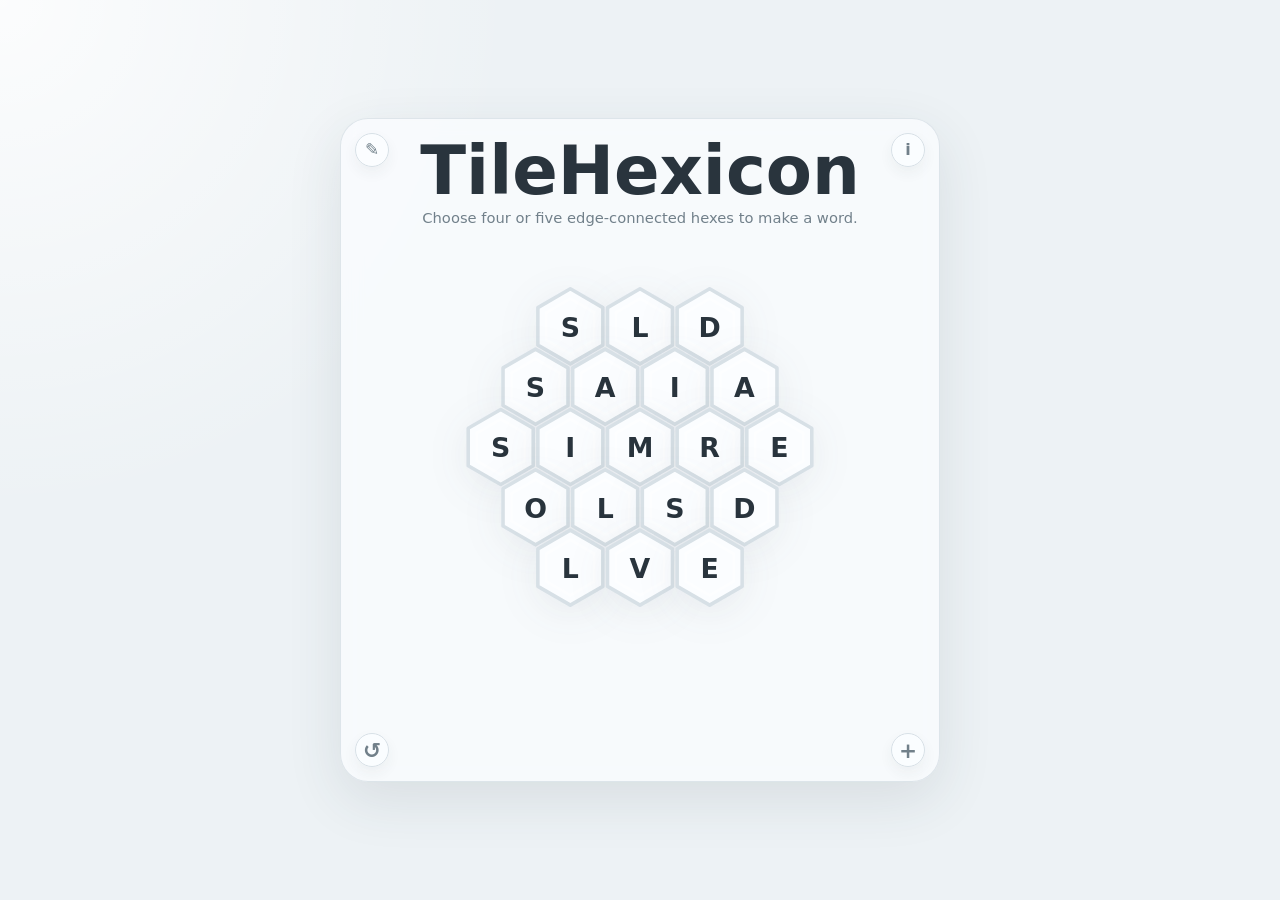
<file: index.html>
<!doctype html>
<html lang="en">

<head>
  <meta charset="utf-8">
  <meta name="viewport" content="width=device-width, initial-scale=1">
  <title>TileHexicon</title>
  <link rel="stylesheet" href="styles.css?v=20260607k">
  <script src="src/game.js?v=20260607k" defer></script>
</head>

<body>
  <main class="app">
    <section class="play-area" aria-labelledby="title">
      <button id="restart-button" class="corner-button restart-button" type="button" title="Restart" aria-label="Restart puzzle">↺</button>
      <button id="new-button" class="corner-button new-button" type="button" title="New" aria-label="New puzzle">+</button>
      <button id="custom-button" class="info-button custom-button" type="button" title="Build puzzle from words"
        aria-label="Build puzzle from words" aria-expanded="false" aria-controls="custom-panel">✎</button>
      <button id="info-button" class="info-button" type="button" title="How to play" aria-label="How to play"
        aria-expanded="false" aria-controls="info-panel">i</button>

      <aside id="custom-panel" class="custom-panel" hidden>
        <h2>Build a puzzle</h2>
        <p class="custom-panel-note">Insert four- or five-letter words, including at least one four-letter word.</p>
        <form id="custom-form">
          <div class="custom-word-grid">
            <label>
              <span>Word 1</span>
              <input class="custom-word-input" type="text" maxlength="5" autocomplete="off" autocapitalize="characters"
                spellcheck="false">
            </label>
            <label>
              <span>Word 2</span>
              <input class="custom-word-input" type="text" maxlength="5" autocomplete="off" autocapitalize="characters"
                spellcheck="false">
            </label>
            <label>
              <span>Word 3</span>
              <input class="custom-word-input" type="text" maxlength="5" autocomplete="off" autocapitalize="characters"
                spellcheck="false">
            </label>
            <label>
              <span>Word 4</span>
              <input class="custom-word-input" type="text" maxlength="5" autocomplete="off" autocapitalize="characters"
                spellcheck="false">
            </label>
          </div>
          <button class="custom-build-button" type="submit">Build</button>
          <button id="custom-anyway-button" class="custom-anyway-button" type="button" hidden>Use highlighted words anyway</button>
          <output id="custom-message" class="custom-message" aria-live="polite"></output>
        </form>
      </aside>

      <aside id="info-panel" class="info-panel" hidden>
        <h2>How to play</h2>
        <ul>
          <li>Cover the board with four words.</li>
          <li>Each word uses four or five edge-connected hexes.</li>
          <li>The pale hexes are holes and are not used.</li>
          <li>Click hexes one by one, or drag across them.</li>
          <li>Four-letter words are accepted after a short pause or by pressing Enter.</li>
          <li>Tap a completed word, then tap its x to remove it.</li>
          <li>Reading order: <a href="reading-order.html" target="_blank" rel="noopener">it's complicated</a>.</li>
        </ul>
      </aside>

      <header class="title-block">
        <h1 id="title">TileHexicon</h1>
        <p id="status" class="status" aria-live="polite">Loading...</p>
      </header>

      <svg id="board" class="board" viewBox="0 0 620 500" role="grid" aria-label="TileHexicon board"></svg>

      <section class="selection-panel" aria-label="Completed words">
        <div id="selection-lines" class="selection-lines"></div>
      </section>
    </section>
  </main>
</body>

</html>
</file>
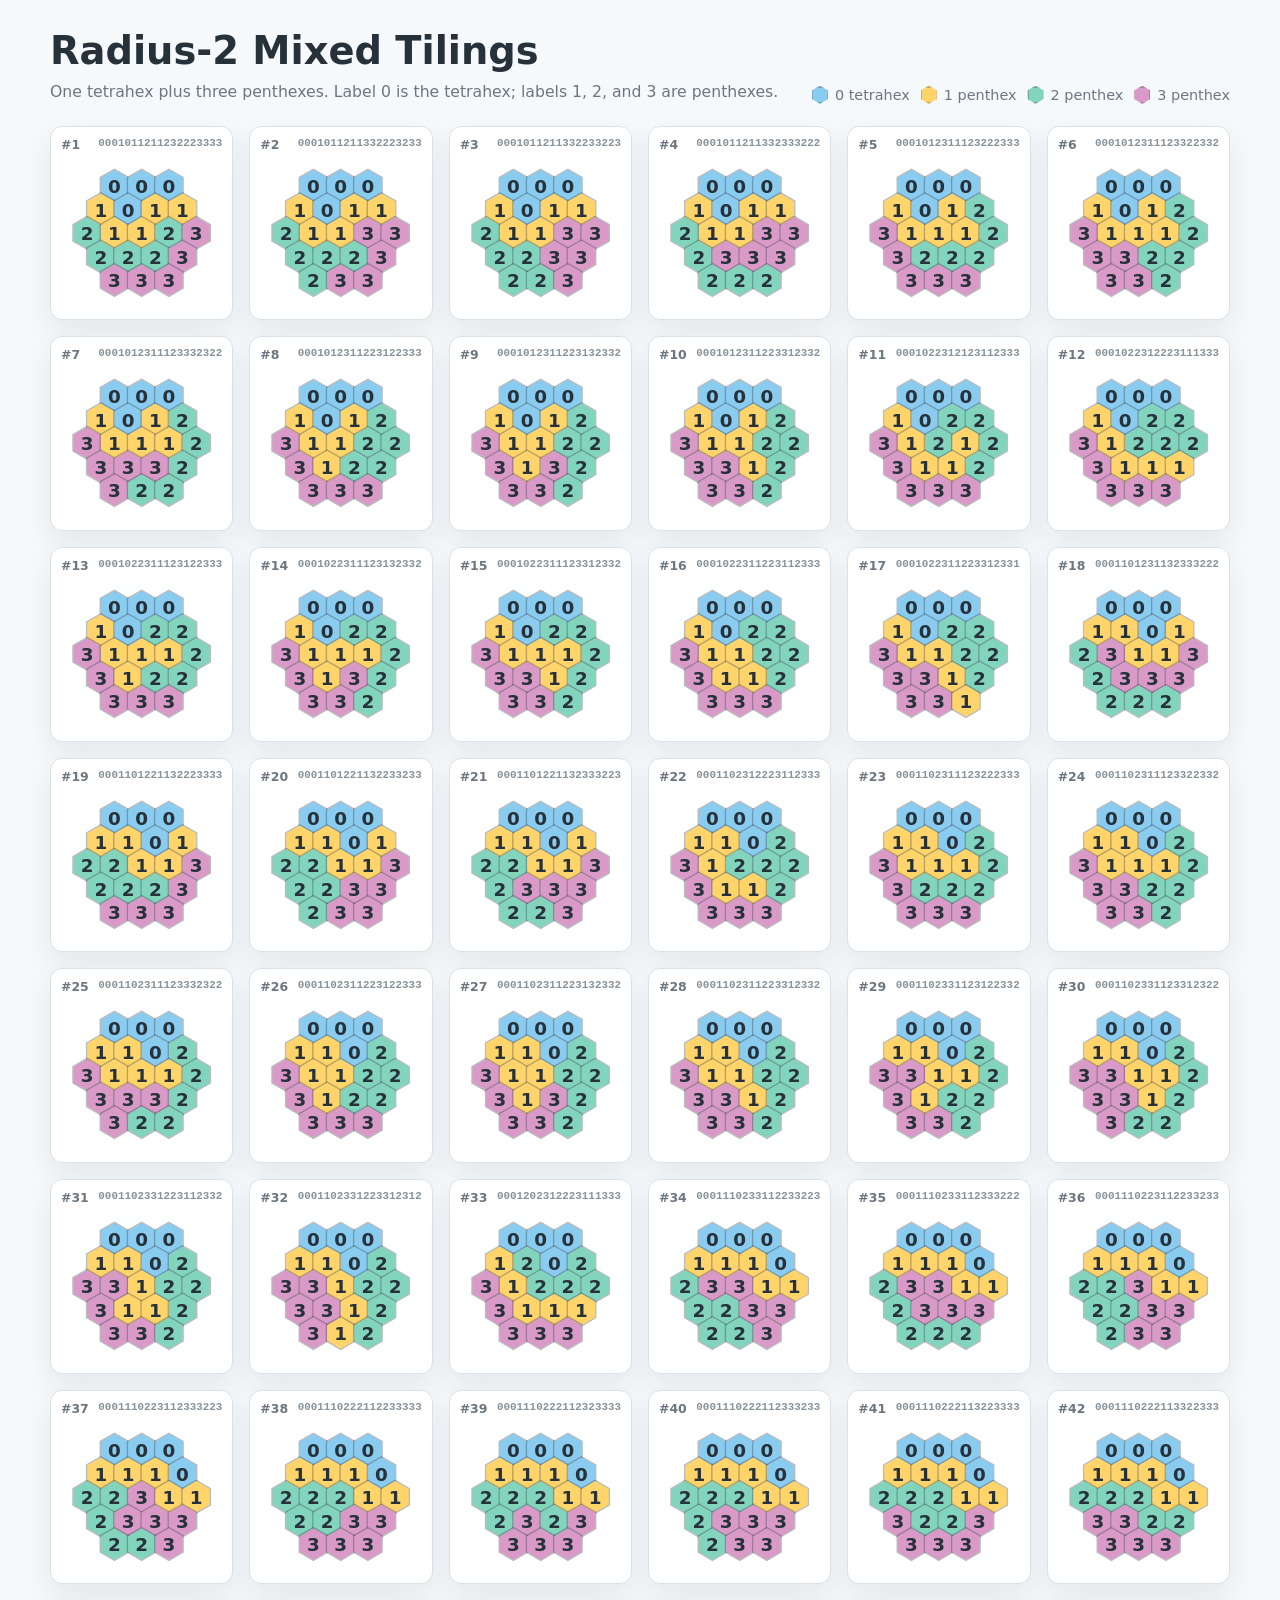
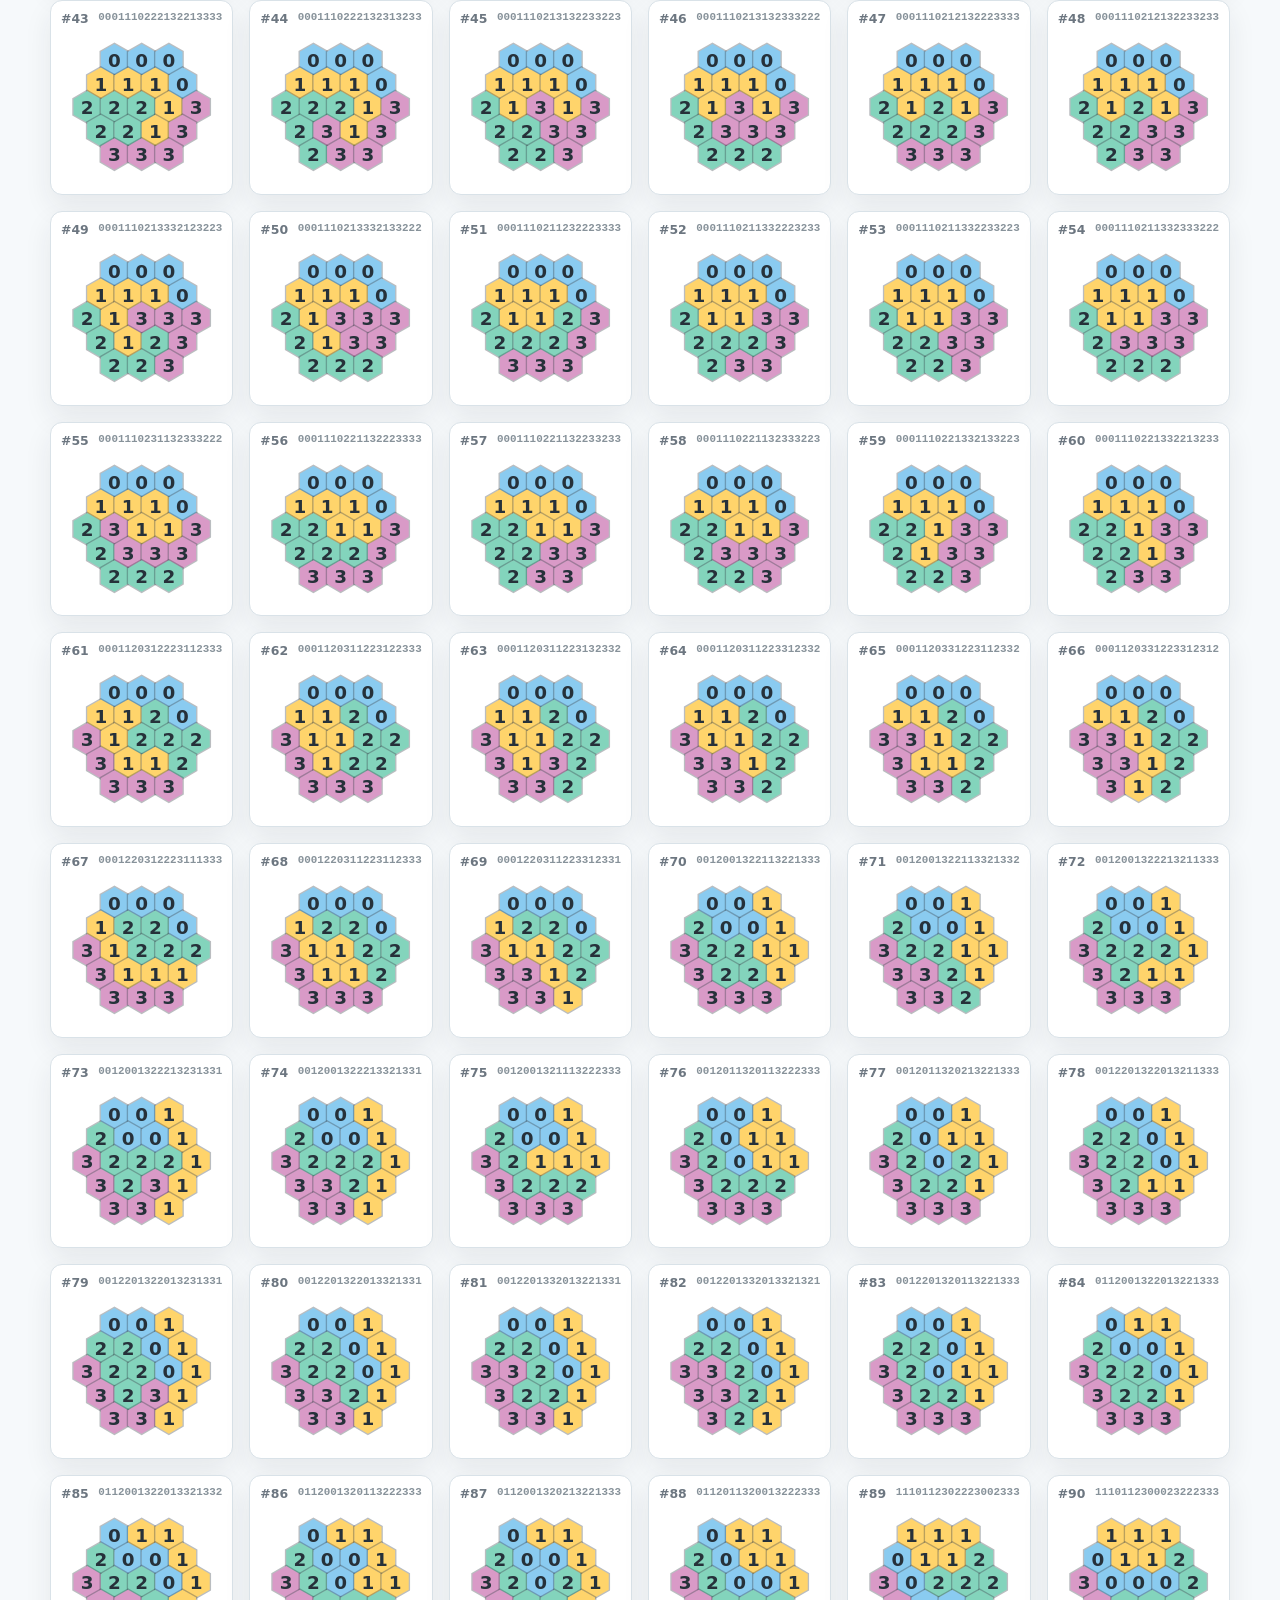
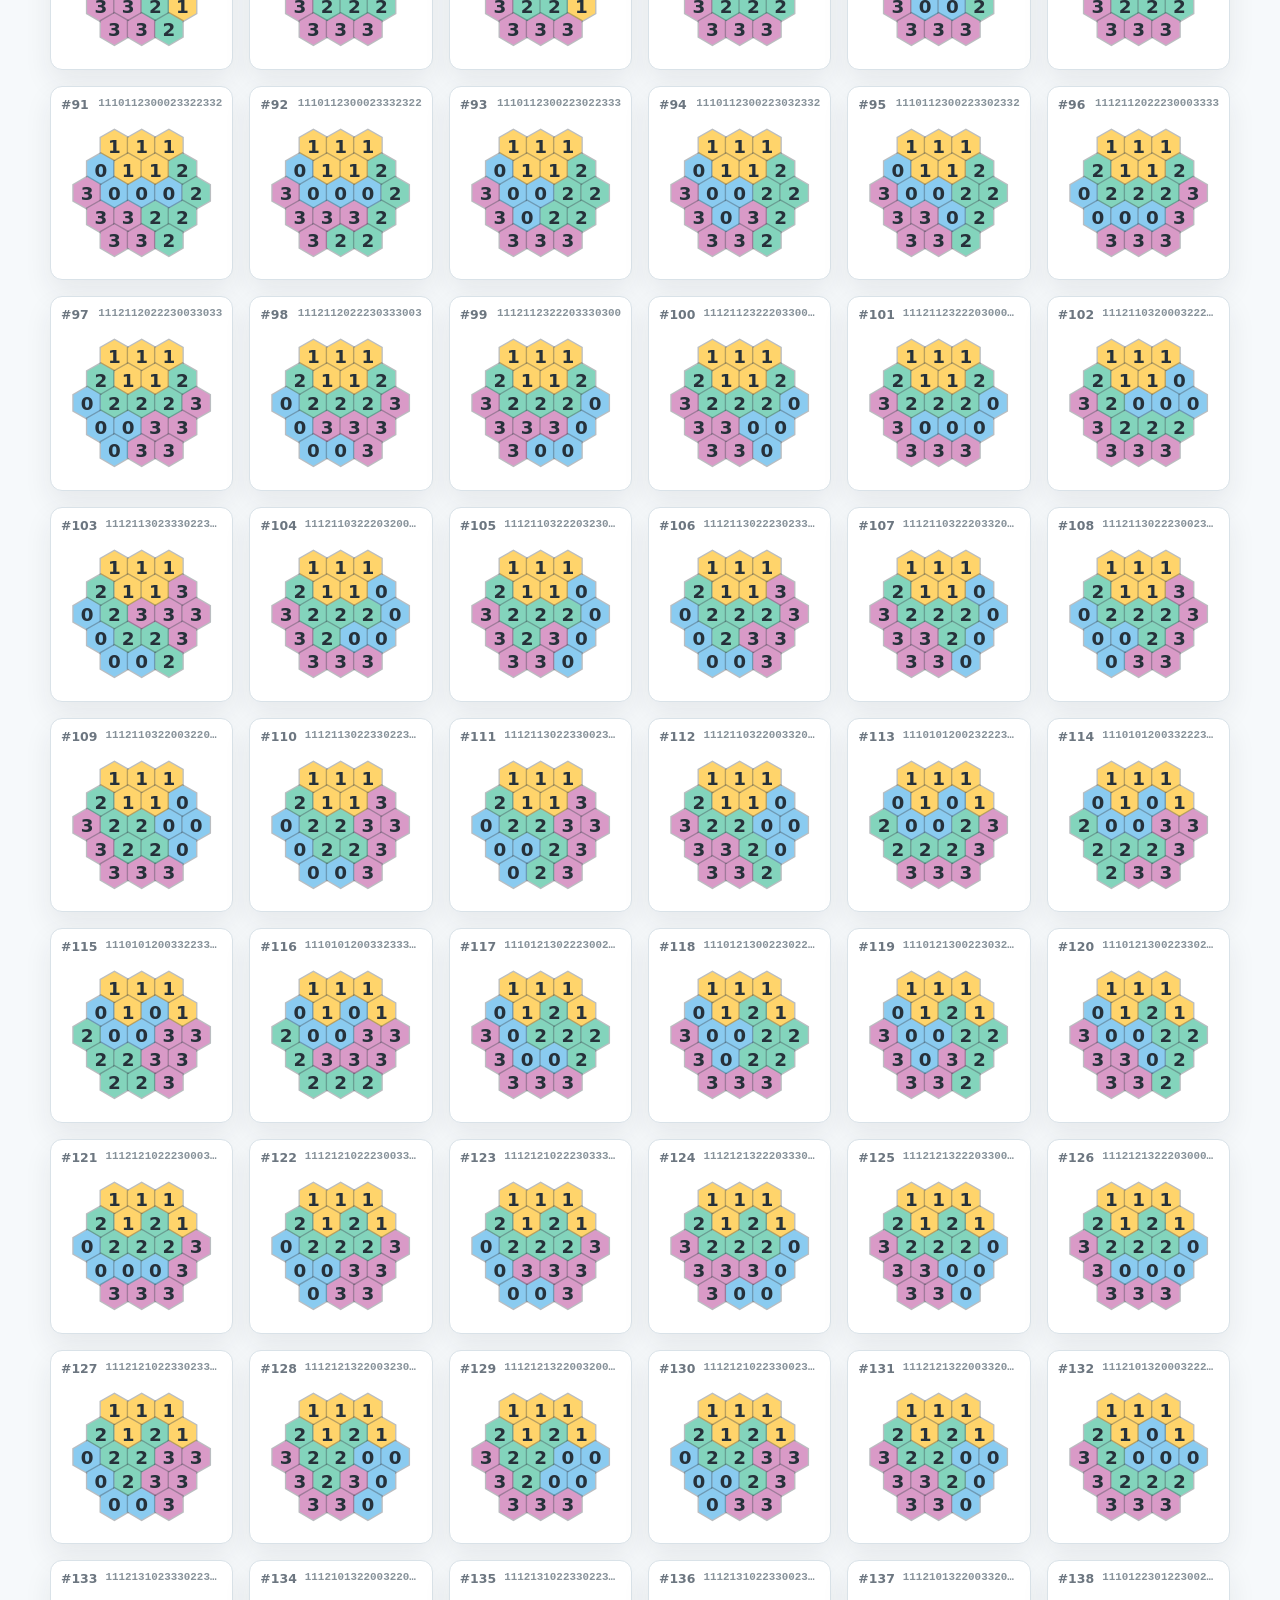
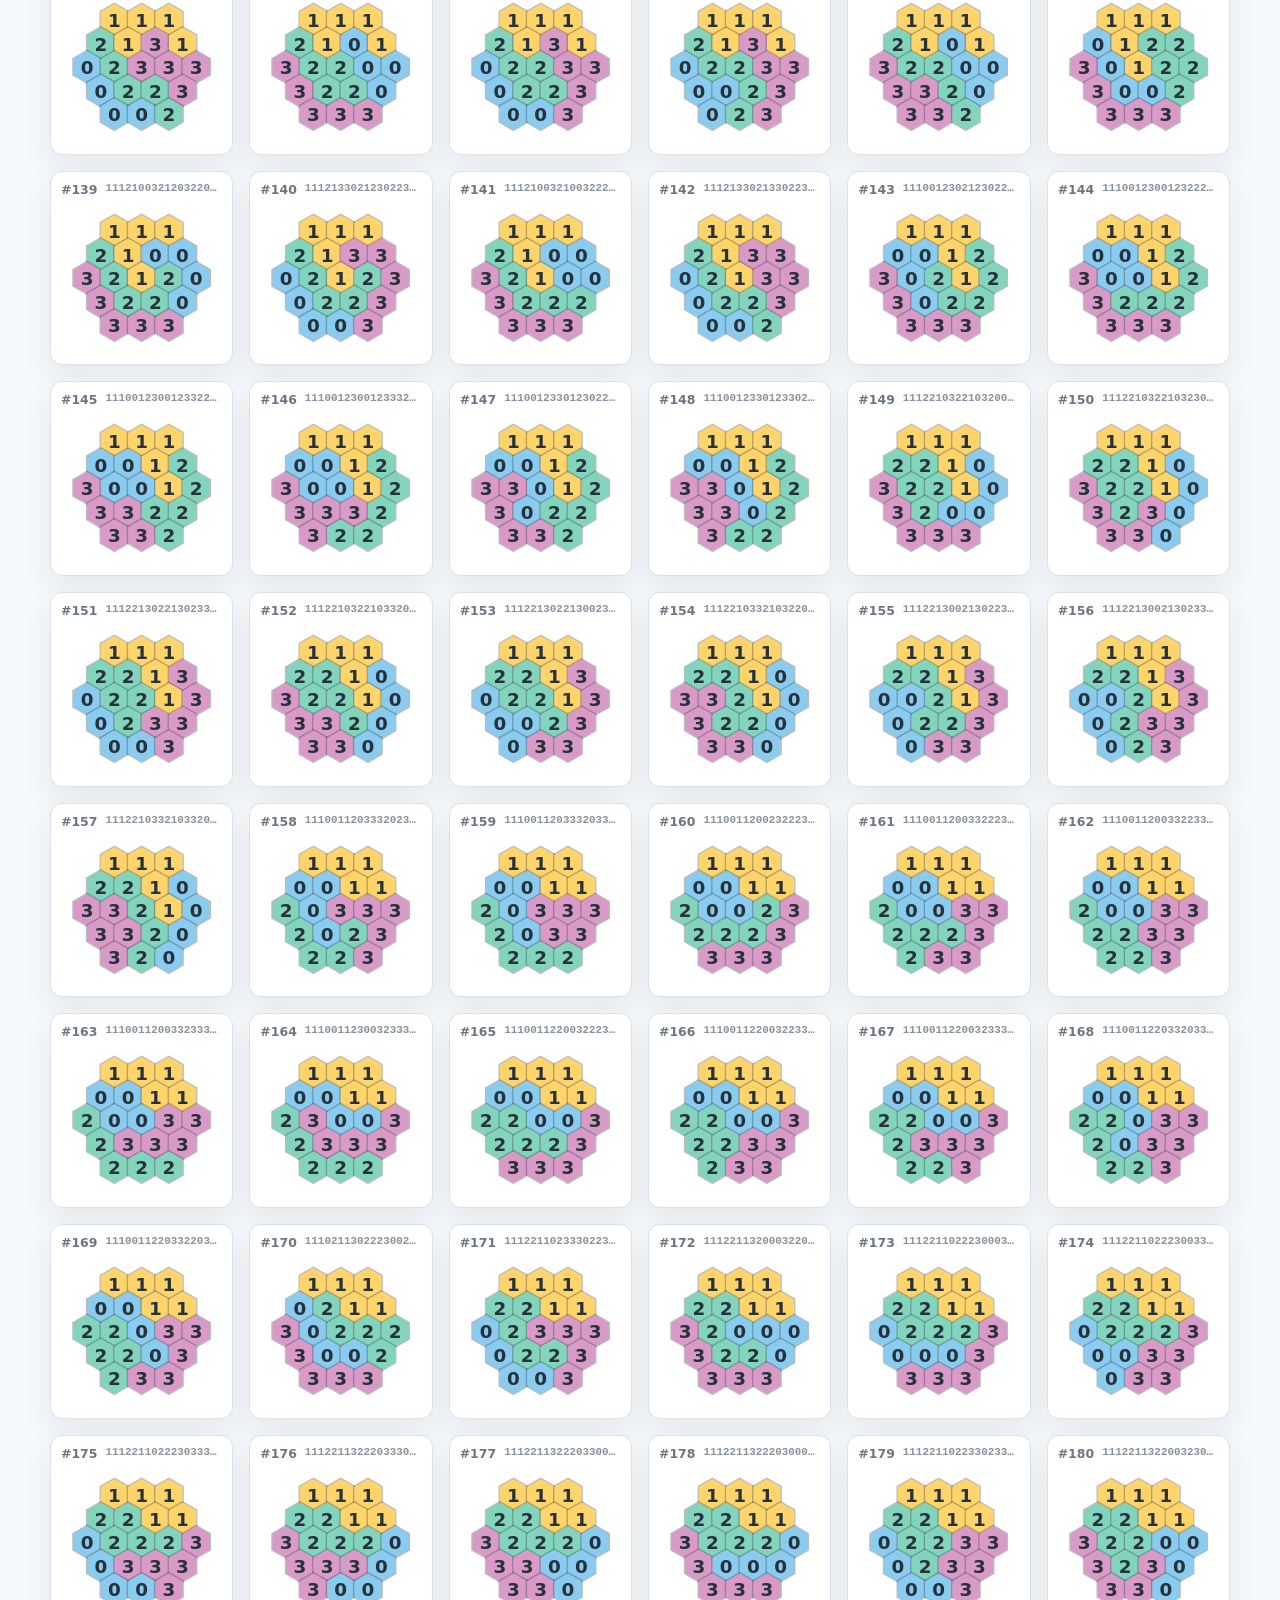
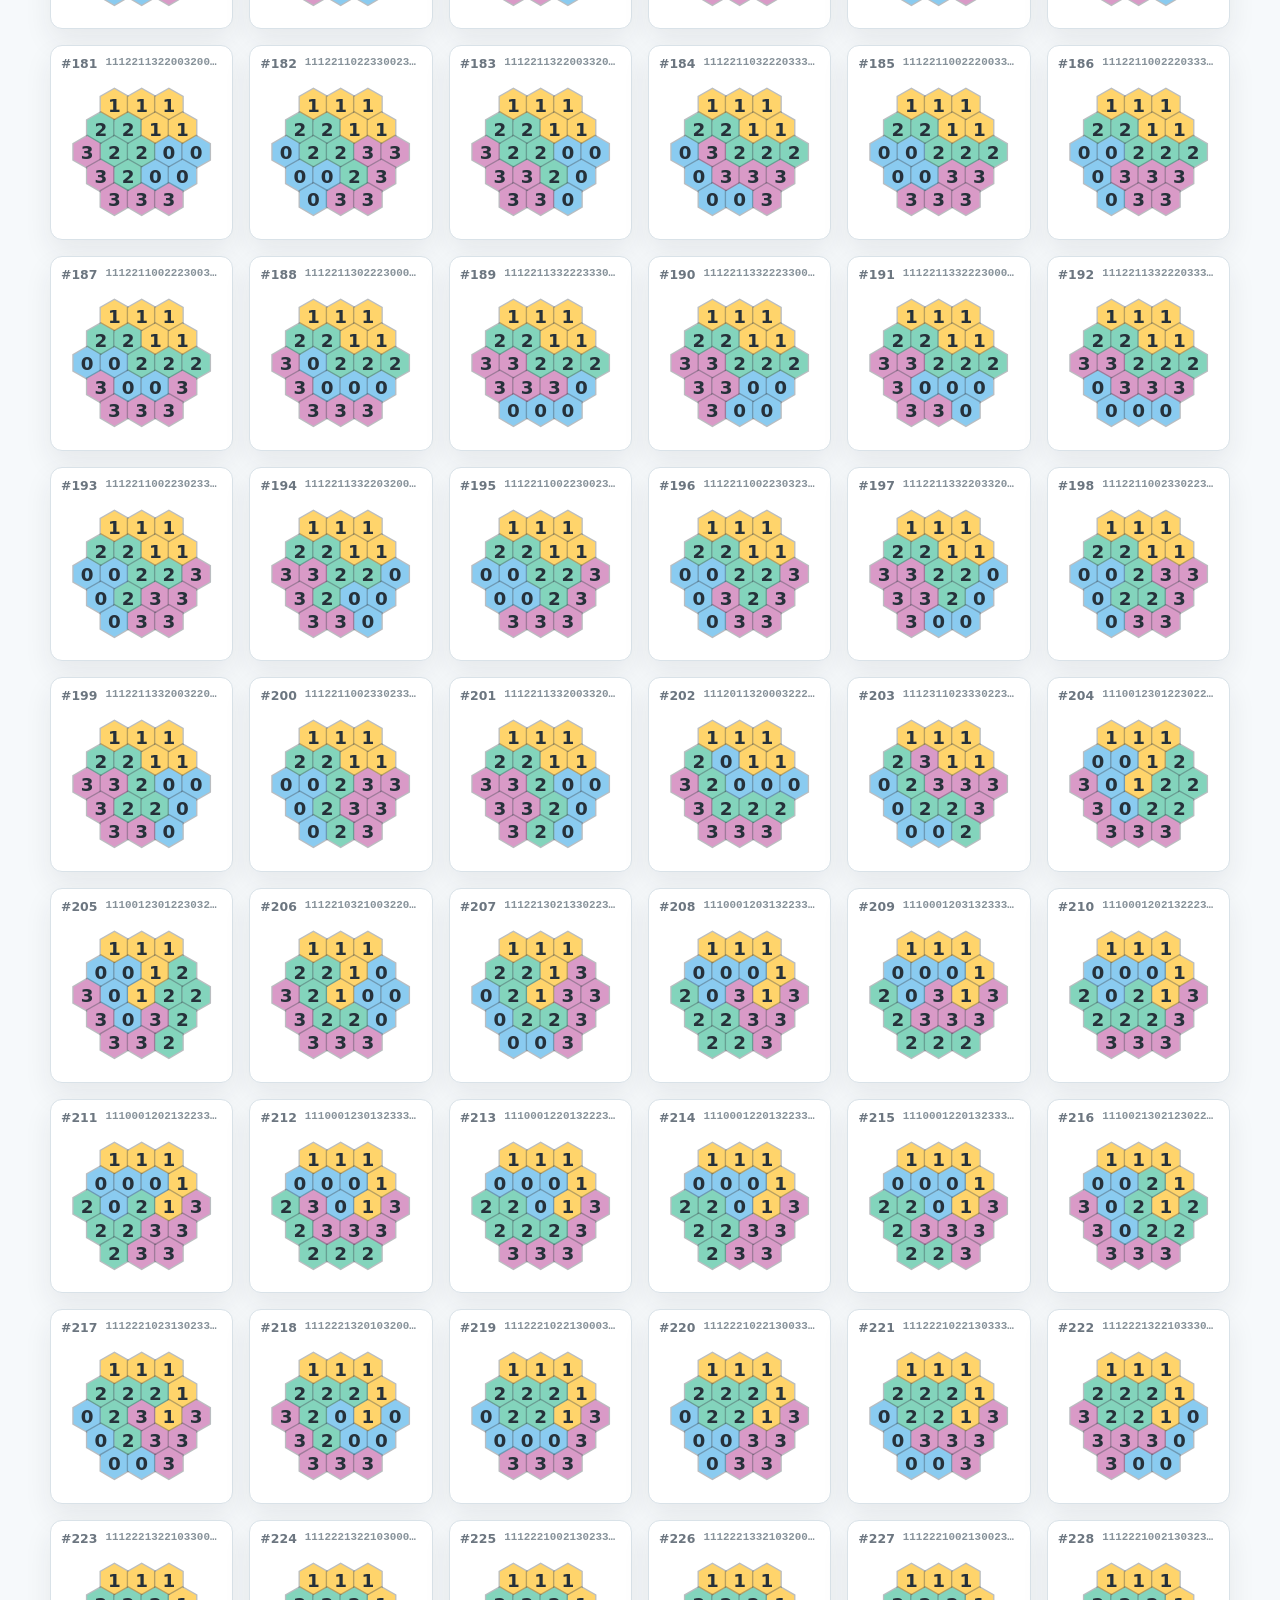
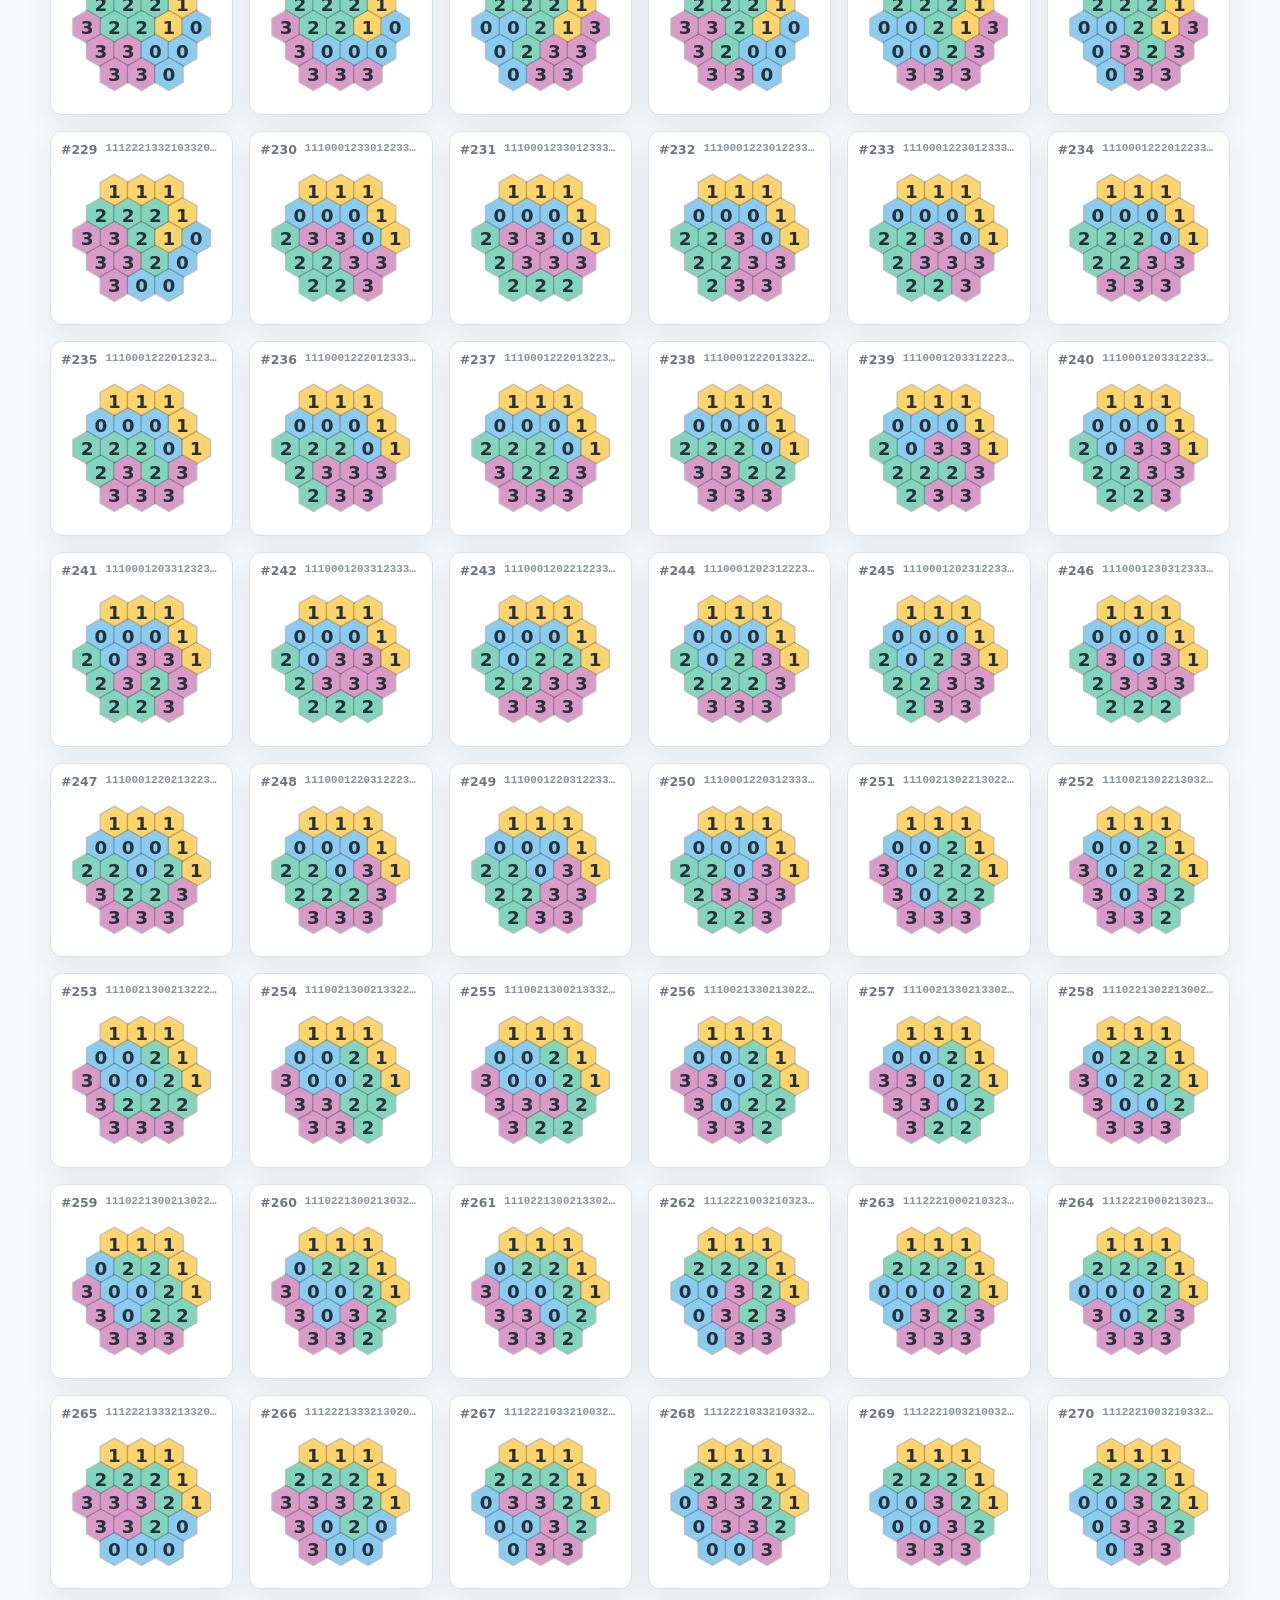
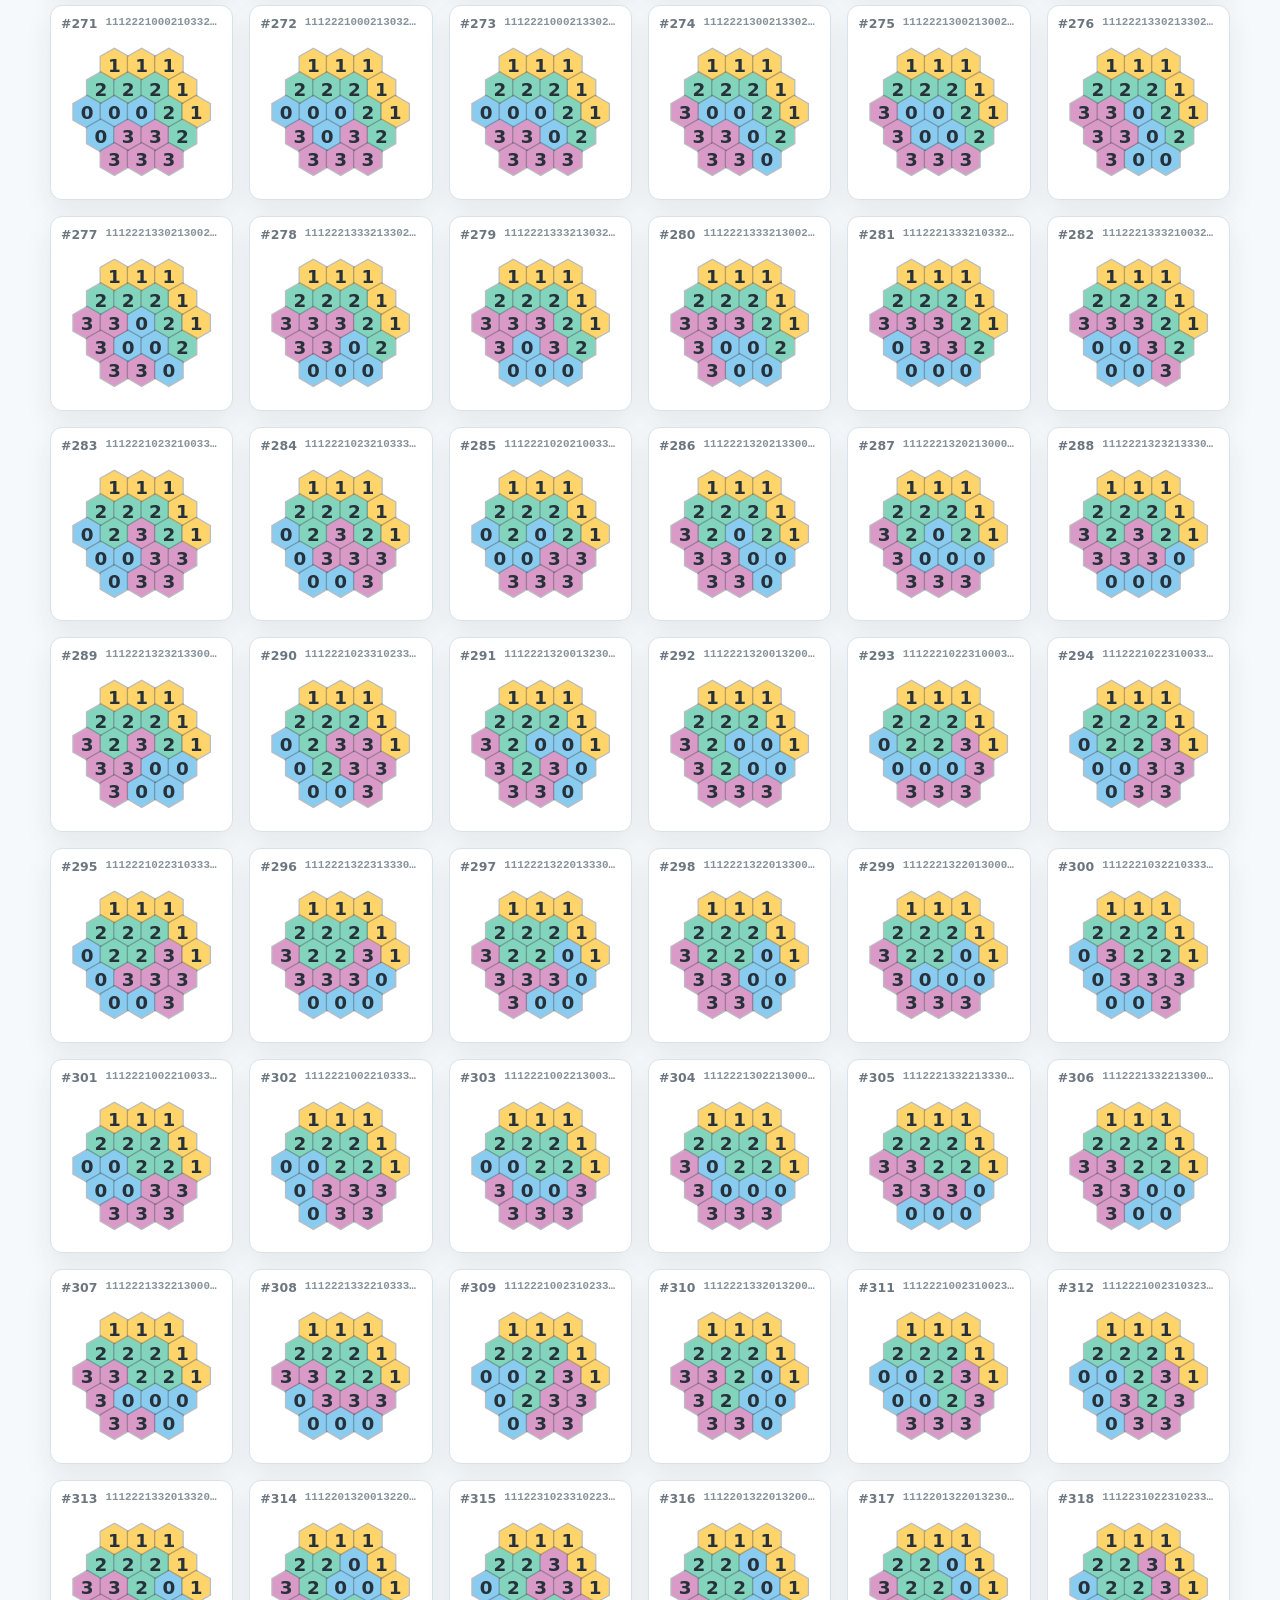
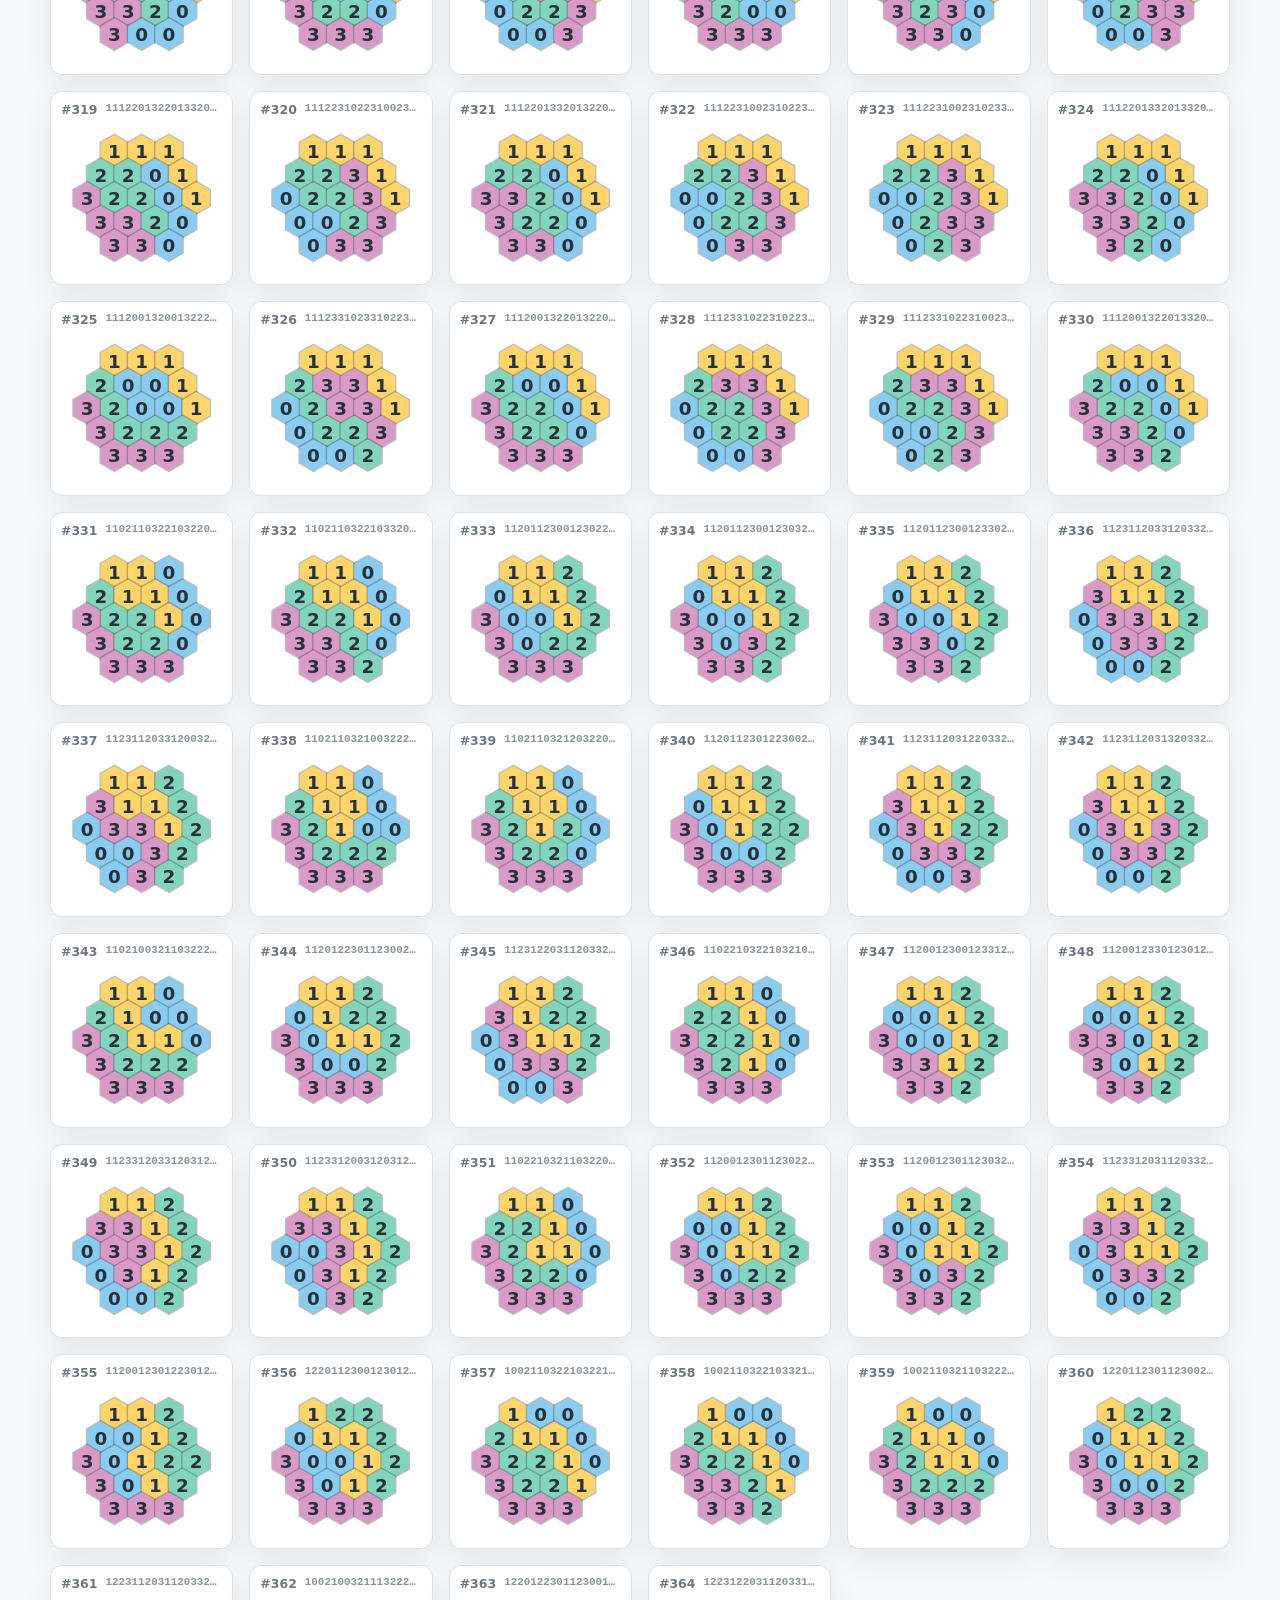
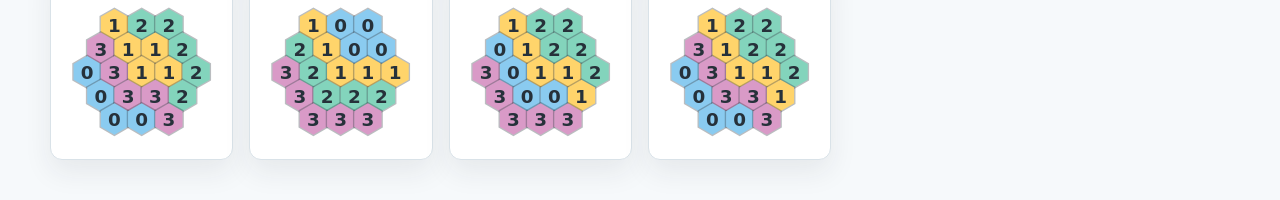
<file: mixed-tilings-preview.html>
<!doctype html>
<html lang="en">
<head>
  <meta charset="utf-8">
  <meta name="viewport" content="width=device-width, initial-scale=1">
  <title>Mixed Polyhex Tilings Preview</title>
  <style>
    :root {
      color-scheme: light;
      --ink: #26313a;
      --muted: #6c7680;
      --paper: #f6f9fb;
      --card: #ffffff;
      --line: #d9e2e8;
      --tetra: #8acbf0;
      --pent-a: #ffd46b;
      --pent-b: #83d4bc;
      --pent-c: #d99ac7;
    }

    * {
      box-sizing: border-box;
    }

    body {
      margin: 0;
      min-height: 100vh;
      background: var(--paper);
      color: var(--ink);
      font-family: ui-sans-serif, system-ui, -apple-system, BlinkMacSystemFont, "Segoe UI", sans-serif;
    }

    main {
      width: min(1180px, calc(100vw - 32px));
      margin: 0 auto;
      padding: 28px 0 40px;
    }

    header {
      display: flex;
      justify-content: space-between;
      align-items: end;
      gap: 20px;
      margin-bottom: 22px;
    }

    h1 {
      margin: 0;
      font-size: clamp(1.6rem, 3vw, 2.5rem);
      letter-spacing: 0;
    }

    .note {
      margin: 8px 0 0;
      color: var(--muted);
      font-size: 0.98rem;
      line-height: 1.45;
    }

    .legend {
      display: flex;
      flex-wrap: wrap;
      justify-content: flex-end;
      gap: 10px;
      color: var(--muted);
      font-size: 0.9rem;
      white-space: nowrap;
    }

    .legend span {
      display: inline-flex;
      align-items: center;
      gap: 6px;
    }

    .swatch {
      width: 18px;
      height: 18px;
      clip-path: polygon(50% 0, 93% 25%, 93% 75%, 50% 100%, 7% 75%, 7% 25%);
      background: var(--color);
      border: 2px solid color-mix(in srgb, var(--color), #333 24%);
    }

    .gallery {
      display: grid;
      grid-template-columns: repeat(auto-fill, minmax(160px, 1fr));
      gap: 16px;
    }

    .tiling-card {
      border: 1px solid var(--line);
      border-radius: 12px;
      background: var(--card);
      box-shadow: 0 12px 28px rgba(34, 44, 52, 0.08);
      padding: 10px;
    }

    .tiling-title {
      display: flex;
      justify-content: space-between;
      gap: 8px;
      margin-bottom: 4px;
      color: var(--muted);
      font-size: 0.78rem;
      font-weight: 700;
    }

    .tiling-string {
      overflow: hidden;
      text-overflow: ellipsis;
      font-family: ui-monospace, SFMono-Regular, Menlo, Consolas, monospace;
      font-size: 0.68rem;
      color: #87929a;
    }

    svg {
      display: block;
      width: 100%;
      aspect-ratio: 1.05;
      overflow: visible;
    }

    .hex {
      stroke: rgba(43, 52, 59, 0.32);
      stroke-width: 3;
      paint-order: stroke fill;
    }

    .hex.label-0 {
      fill: var(--tetra);
    }

    .hex.label-1 {
      fill: var(--pent-a);
    }

    .hex.label-2 {
      fill: var(--pent-b);
    }

    .hex.label-3 {
      fill: var(--pent-c);
    }

    .hex-text {
      fill: var(--ink);
      font-size: 21px;
      font-weight: 800;
      text-anchor: middle;
      dominant-baseline: central;
      pointer-events: none;
    }
  </style>
</head>
<body>
  <main>
    <header>
      <div>
        <h1>Radius-2 Mixed Tilings</h1>
        <p class="note">One tetrahex plus three penthexes. Label 0 is the tetrahex; labels 1, 2, and 3 are penthexes.</p>
      </div>
      <div class="legend" aria-label="Legend">
        <span><i class="swatch" style="--color: var(--tetra)"></i>0 tetrahex</span>
        <span><i class="swatch" style="--color: var(--pent-a)"></i>1 penthex</span>
        <span><i class="swatch" style="--color: var(--pent-b)"></i>2 penthex</span>
        <span><i class="swatch" style="--color: var(--pent-c)"></i>3 penthex</span>
      </div>
    </header>

    <section class="gallery" id="gallery"></section>
  </main>

  <script>
    const NEIGHBORS = [
      [1, 0],
      [1, -1],
      [0, -1],
      [-1, 0],
      [-1, 1],
      [0, 1],
    ];
    const PIECE_ORDERS = [4, 5, 5, 5];
    const CELLS = radiusCells(2);
    const TILINGS = generateMixedTilings(CELLS, PIECE_ORDERS);
    const HEX_SIZE = 18;
    const VIEWBOX = boundsFor(CELLS, HEX_SIZE);
    const HEX_POINTS = hexPoints(HEX_SIZE).map(([x, y]) => `${x},${y}`).join(" ");

    render();

    function render() {
      const gallery = document.querySelector("#gallery");
      gallery.textContent = "";

      TILINGS.forEach((tiling, index) => {
        const card = document.createElement("article");
        card.className = "tiling-card";

        const title = document.createElement("div");
        title.className = "tiling-title";
        title.innerHTML = `<span>#${index + 1}</span><span class="tiling-string">${tiling}</span>`;
        card.append(title);

        const svg = document.createElementNS("http://www.w3.org/2000/svg", "svg");
        svg.setAttribute("viewBox", VIEWBOX.join(" "));
        svg.setAttribute("role", "img");
        svg.setAttribute("aria-label", `Mixed polyhex tiling ${index + 1}`);

        CELLS.forEach((cell, cellIndex) => {
          const label = tiling[cellIndex];
          const [x, y] = axialToPixel(cell.q, cell.r, HEX_SIZE);
          const polygon = document.createElementNS("http://www.w3.org/2000/svg", "polygon");
          polygon.setAttribute("class", `hex label-${label}`);
          polygon.setAttribute("points", HEX_POINTS);
          polygon.setAttribute("transform", `translate(${x} ${y})`);
          svg.append(polygon);

          const text = document.createElementNS("http://www.w3.org/2000/svg", "text");
          text.setAttribute("class", "hex-text");
          text.setAttribute("x", x);
          text.setAttribute("y", y + 1);
          text.textContent = label;
          svg.append(text);
        });

        card.append(svg);
        gallery.append(card);
      });
    }

    function generateMixedTilings(cells, pieceOrders) {
      const labels = "0123456789abcdefghijklmnopqrstuvwxyz";
      const shapesByOrder = new Map([...new Set(pieceOrders)].map((order) => [order, fixedPolyhexes(order)]));
      const placementsByOrder = new Map([...shapesByOrder].map(([order, shapes]) => [
        order,
        buildPlacementsByCell(cells, shapes),
      ]));
      const labelsByOrder = new Map();
      const board = Array(cells.length).fill(-1);
      const tilings = [];

      pieceOrders.forEach((order, label) => {
        if (!labelsByOrder.has(order)) {
          labelsByOrder.set(order, []);
        }
        labelsByOrder.get(order).push(label);
      });

      search(new Set());
      return tilings;

      function search(usedLabels) {
        const firstEmpty = board.findIndex((value) => value === -1);

        if (firstEmpty === -1) {
          if (usedLabels.size === pieceOrders.length) {
            tilings.push(board.map((value) => labels[value]).join(""));
          }
          return;
        }

        const remainingEmpty = board.filter((value) => value === -1).length;
        const remainingPieceCells = pieceOrders.reduce(
          (total, order, label) => total + (usedLabels.has(label) ? 0 : order),
          0
        );

        if (remainingEmpty !== remainingPieceCells) {
          return;
        }

        [...labelsByOrder.keys()].sort((a, b) => a - b).forEach((order) => {
          const remainingLabels = labelsByOrder.get(order).filter((label) => !usedLabels.has(label));

          if (remainingLabels.length === 0) {
            return;
          }

          const label = remainingLabels[0];
          placementsByOrder.get(order)[firstEmpty].forEach((placement) => {
            if (placement.some((cellIndex) => board[cellIndex] !== -1)) {
              return;
            }

            placement.forEach((cellIndex) => {
              board[cellIndex] = label;
            });
            usedLabels.add(label);

            search(usedLabels);

            usedLabels.delete(label);
            placement.forEach((cellIndex) => {
              board[cellIndex] = -1;
            });
          });
        });
      }
    }

    function buildPlacementsByCell(cells, shapes) {
      const indexByCell = new Map(cells.map((cell, index) => [`${cell.q},${cell.r}`, index]));
      const placementKeys = new Set();
      const placementsByCell = cells.map(() => []);

      shapes.forEach((shape) => {
        cells.forEach((anchor) => {
          const translated = shape.map(([q, r]) => [q + anchor.q, r + anchor.r]);

          if (!translated.every(([q, r]) => indexByCell.has(`${q},${r}`))) {
            return;
          }

          const placement = translated
            .map(([q, r]) => indexByCell.get(`${q},${r}`))
            .sort((a, b) => a - b);
          placementKeys.add(placement.join(","));
        });
      });

      [...placementKeys].sort().forEach((placementKey) => {
        const placement = placementKey.split(",").map(Number);
        placement.forEach((cellIndex) => placementsByCell[cellIndex].push(placement));
      });

      return placementsByCell;
    }

    function fixedPolyhexes(order) {
      const shapes = new Map();

      freePolyhexes(order).forEach((shape) => {
        transformsOf(shape).forEach((orientation) => {
          shapes.set(shapeKey(orientation), orientation);
        });
      });

      return [...shapes.entries()].sort(([a], [b]) => a.localeCompare(b)).map(([, shape]) => shape);
    }

    function freePolyhexes(order) {
      let shapes = new Map([[shapeKey([[0, 0]]), [[0, 0]]]]);

      for (let size = 1; size < order; size += 1) {
        const nextShapes = new Map();

        shapes.forEach((shape) => {
          const occupied = new Set(shape.map(([q, r]) => `${q},${r}`));

          shape.forEach(([q, r]) => {
            NEIGHBORS.forEach(([dq, dr]) => {
              const neighbor = [q + dq, r + dr];

              if (occupied.has(`${neighbor[0]},${neighbor[1]}`)) {
                return;
              }

              const canonicalShape = canonical([...shape, neighbor]);
              nextShapes.set(shapeKey(canonicalShape), canonicalShape);
            });
          });
        });

        shapes = nextShapes;
      }

      return [...shapes.values()];
    }

    function canonical(cells) {
      return transformsOf(cells).sort((a, b) => shapeKey(a).localeCompare(shapeKey(b)))[0];
    }

    function transformsOf(cells) {
      const seen = new Map();

      [false, true].forEach((isReflected) => {
        const base = isReflected ? reflect(cells) : cells;

        for (let turns = 0; turns < 6; turns += 1) {
          const orientation = normalize(base.map((cell) => rotate(cell, turns)));
          seen.set(shapeKey(orientation), orientation);
        }
      });

      return [...seen.entries()].sort(([a], [b]) => a.localeCompare(b)).map(([, shape]) => shape);
    }

    function rotate(cell, turns) {
      let [q, r] = cell;
      let x = q;
      let y = -q - r;
      let z = r;

      for (let turn = 0; turn < turns % 6; turn += 1) {
        [x, y, z] = [-z, -x, -y];
      }

      return [x, z];
    }

    function reflect(cells) {
      return cells.map(([q, r]) => [r, q]);
    }

    function normalize(cells) {
      const minQ = Math.min(...cells.map(([q]) => q));
      const minR = Math.min(...cells.map(([, r]) => r));

      return cells
        .map(([q, r]) => [q - minQ, r - minR])
        .sort(([aq, ar], [bq, br]) => aq - bq || ar - br);
    }

    function shapeKey(cells) {
      return normalize(cells).map(([q, r]) => `${q},${r}`).join(";");
    }

    function radiusCells(radius) {
      const cells = [];
      for (let q = -radius; q <= radius; q += 1) {
        for (let r = -radius; r <= radius; r += 1) {
          const s = -q - r;
          if (Math.max(Math.abs(q), Math.abs(r), Math.abs(s)) <= radius) {
            cells.push({ q, r });
          }
        }
      }
      return cells.sort((a, b) => a.r - b.r || a.q - b.q);
    }

    function axialToPixel(q, r, size) {
      return [
        size * Math.sqrt(3) * (q + r / 2),
        size * 1.5 * r,
      ];
    }

    function hexPoints(size) {
      const points = [];
      for (let i = 0; i < 6; i += 1) {
        const angle = Math.PI / 180 * (60 * i - 30);
        points.push([Math.cos(angle) * size, Math.sin(angle) * size]);
      }
      return points;
    }

    function boundsFor(cells, size) {
      const points = cells.flatMap(({ q, r }) => {
        const [x, y] = axialToPixel(q, r, size);
        return hexPoints(size).map(([px, py]) => [x + px, y + py]);
      });
      const xs = points.map(([x]) => x);
      const ys = points.map(([, y]) => y);
      const pad = size * 0.8;
      const minX = Math.min(...xs) - pad;
      const minY = Math.min(...ys) - pad;
      const maxX = Math.max(...xs) + pad;
      const maxY = Math.max(...ys) + pad;
      return [minX, minY, maxX - minX, maxY - minY];
    }
  </script>
</body>
</html>
</file>
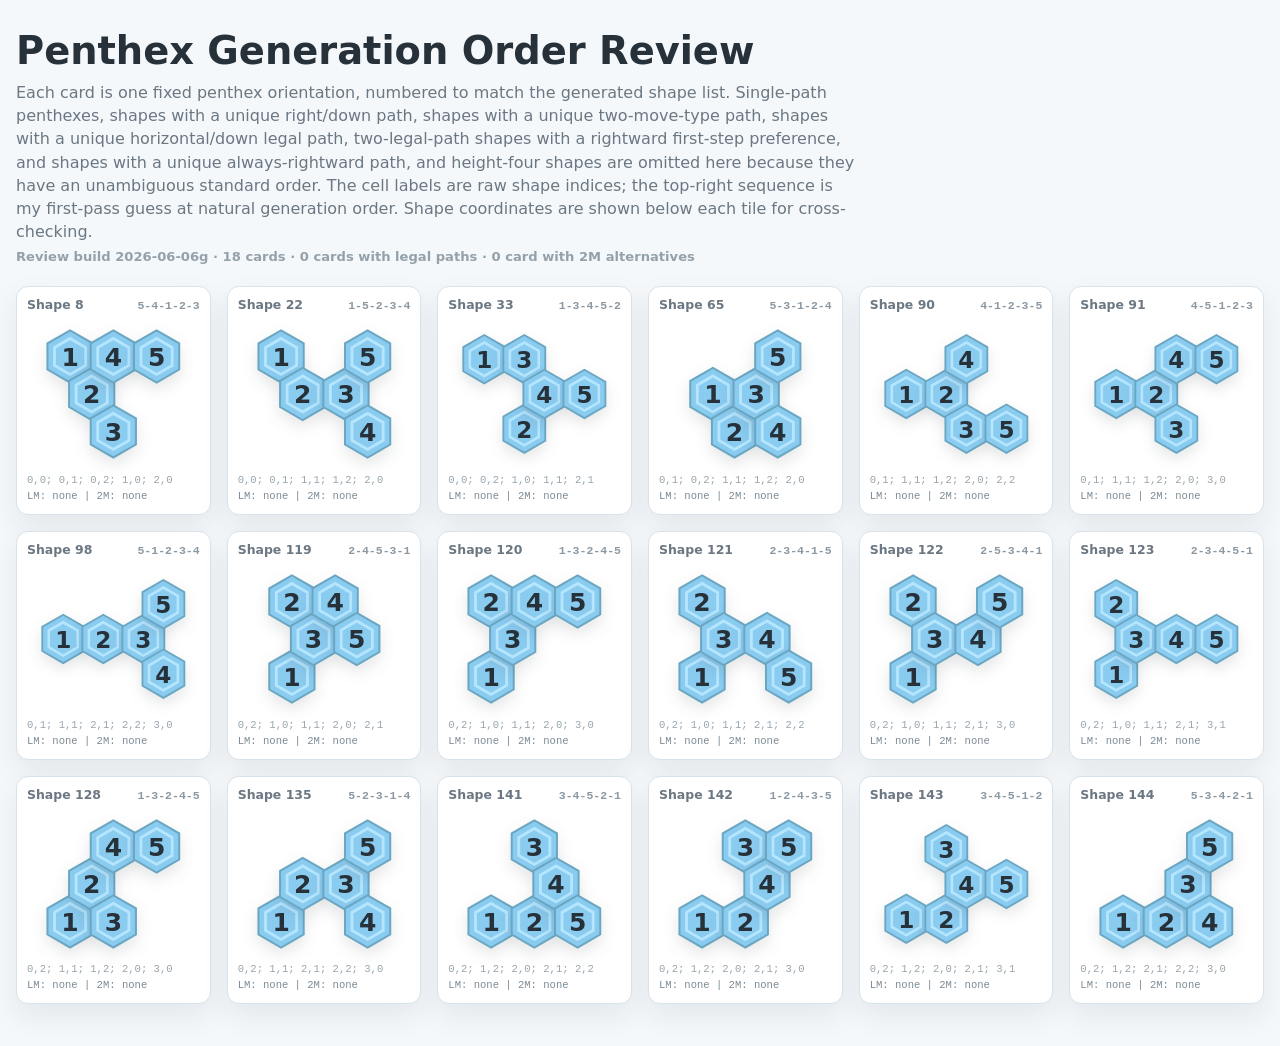
<file: penthex-generation-order-review.html>
<!doctype html>
<html lang="en">
<head>
  <meta charset="utf-8">
  <meta name="viewport" content="width=device-width, initial-scale=1">
  <title>Penthex Generation Order Review</title>
  <style>
    :root {
      --page: #f4f8fb;
      --card: #ffffff;
      --ink: #26313a;
      --muted: #6b7782;
      --line: #d8e2e9;
      --tile: #8acbf0;
      --tile-edge: #6aa6c1;
      --tile-inner: #b8e8ff;
    }

    * {
      box-sizing: border-box;
    }

    body {
      margin: 0;
      min-height: 100vh;
      background: var(--page);
      color: var(--ink);
      font-family: ui-sans-serif, system-ui, -apple-system, BlinkMacSystemFont, "Segoe UI", sans-serif;
    }

    main {
      width: min(1360px, calc(100vw - 32px));
      margin: 0 auto;
      padding: 28px 0 42px;
    }

    header {
      margin-bottom: 22px;
    }

    h1 {
      margin: 0;
      font-size: clamp(1.65rem, 3vw, 2.6rem);
      letter-spacing: 0;
    }

    .note {
      max-width: 840px;
      margin: 8px 0 0;
      color: var(--muted);
      font-size: 1rem;
      line-height: 1.45;
    }

    .version-note {
      margin-top: 6px;
      color: #94a1aa;
      font-size: 0.82rem;
      font-weight: 700;
    }

    .gallery {
      display: grid;
      grid-template-columns: repeat(auto-fill, minmax(185px, 1fr));
      gap: 16px;
    }

    .shape-card {
      border: 1px solid var(--line);
      border-radius: 12px;
      background: var(--card);
      box-shadow: 0 12px 28px rgba(34, 44, 52, 0.08);
      padding: 10px;
    }

    .shape-title {
      display: flex;
      justify-content: space-between;
      align-items: baseline;
      gap: 8px;
      margin-bottom: 2px;
      color: var(--muted);
      font-size: 0.78rem;
      font-weight: 800;
    }

    .shape-order {
      font-family: ui-monospace, SFMono-Regular, Menlo, Consolas, monospace;
      font-size: 0.72rem;
      font-weight: 700;
      color: #8b98a2;
    }

    svg {
      display: block;
      width: 100%;
      aspect-ratio: 1.08;
      overflow: visible;
    }

    .hex {
      fill: var(--tile);
      stroke: var(--tile-edge);
      stroke-width: 3.8;
      paint-order: stroke fill;
      filter: drop-shadow(0 6px 7px rgba(38, 49, 58, 0.12));
    }

    .inner {
      fill: none;
      stroke: var(--tile-inner);
      stroke-width: 2.7;
      opacity: 0.95;
      pointer-events: none;
    }

    .cell-number {
      fill: var(--ink);
      font-size: 24px;
      font-weight: 850;
      text-anchor: middle;
      dominant-baseline: central;
      pointer-events: none;
    }

    .coords {
      overflow: hidden;
      text-overflow: ellipsis;
      white-space: nowrap;
      color: #99a5ad;
      font-family: ui-monospace, SFMono-Regular, Menlo, Consolas, monospace;
      font-size: 0.66rem;
    }

    .paths {
      margin-top: 4px;
      color: #7d8a94;
      font-family: ui-monospace, SFMono-Regular, Menlo, Consolas, monospace;
      font-size: 0.66rem;
      line-height: 1.3;
    }
  </style>
</head>
<body>
  <main>
    <header>
      <h1>Penthex Generation Order Review</h1>
      <p class="note">
        Each card is one fixed penthex orientation, numbered to match the generated shape list.
        Single-path penthexes, shapes with a unique right/down path, shapes with
        a unique two-move-type path, shapes with a unique horizontal/down legal
        path, two-legal-path shapes with a rightward first-step preference, and
        shapes with a unique always-rightward path, and height-four shapes are
        omitted here because they have an unambiguous standard order.
        The cell labels are raw shape indices; the top-right sequence is my
        first-pass guess at natural generation order. Shape coordinates are shown
        below each tile for cross-checking.
      </p>
      <div class="version-note" id="versionNote">Review build 2026-06-06g</div>
    </header>

    <section class="gallery" id="gallery"></section>
  </main>

  <script>
    const NEIGHBORS = [
      [1, 0],
      [1, -1],
      [0, -1],
      [-1, 0],
      [-1, 1],
      [0, 1],
    ];
    const HEX_SIZE = 24;
    const OUTER_POINTS = hexPoints(HEX_SIZE).map(([x, y]) => `${x},${y}`).join(" ");
    const INNER_POINTS = hexPoints(HEX_SIZE * 0.72).map(([x, y]) => `${x},${y}`).join(" ");

    render();

    function render() {
      const gallery = document.querySelector("#gallery");
      const versionNote = document.querySelector("#versionNote");
      const shapes = fixedPolyhexes(5);
      let visibleCount = 0;
      let visibleWithLegalPaths = 0;
      let visibleWithTwoMovePaths = 0;

      shapes.forEach((shape, index) => {
        if (
          isSinglePathShape(shape)
          || hasUniqueRightDownPath(shape)
          || hasUniqueTwoMoveTypePath(shape)
          || hasUniqueHorizontalDownLegalPath(shape)
          || hasTwoLegalPathsWithRightwardPreference(shape)
          || hasUniqueAlwaysRightwardPath(shape)
          || hasFourLevels(shape)
        ) {
          return;
        }

        const order = guessGenerationOrder(shape);
        const legalPaths = legalMovePathsForDisplay(shape);
        const twoMovePaths = twoMoveTypePathsForDisplay(shape);
        visibleCount += 1;
        if (legalPaths.length > 0) {
          visibleWithLegalPaths += 1;
        }
        if (twoMovePaths.length > 0) {
          visibleWithTwoMovePaths += 1;
        }
        const card = document.createElement("article");
        card.className = "shape-card";

        const title = document.createElement("div");
        title.className = "shape-title";
        title.innerHTML = `
          <span>Shape ${index + 1}</span>
          <span class="shape-order">${order.map((cellIndex) => cellIndex + 1).join("-")}</span>
        `;
        card.append(title);

        const svg = document.createElementNS("http://www.w3.org/2000/svg", "svg");
        svg.setAttribute("viewBox", boundsFor(shape, HEX_SIZE).join(" "));
        svg.setAttribute("role", "img");
        svg.setAttribute("aria-label", `Penthex shape ${index + 1}`);

        shape.forEach(([q, r], cellIndex) => {
          const [x, y] = axialToPixel(q, r, HEX_SIZE);

          const outer = document.createElementNS("http://www.w3.org/2000/svg", "polygon");
          outer.setAttribute("class", "hex");
          outer.setAttribute("points", OUTER_POINTS);
          outer.setAttribute("transform", `translate(${x} ${y})`);
          svg.append(outer);

          const inner = document.createElementNS("http://www.w3.org/2000/svg", "polygon");
          inner.setAttribute("class", "inner");
          inner.setAttribute("points", INNER_POINTS);
          inner.setAttribute("transform", `translate(${x} ${y})`);
          svg.append(inner);

          const text = document.createElementNS("http://www.w3.org/2000/svg", "text");
          text.setAttribute("class", "cell-number");
          text.setAttribute("x", x);
          text.setAttribute("y", y + 1);
          text.textContent = cellIndex + 1;
          svg.append(text);
        });

        card.append(svg);

        const coords = document.createElement("div");
        coords.className = "coords";
        coords.textContent = shape.map(([q, r]) => `${q},${r}`).join("; ");
        card.append(coords);

        const paths = document.createElement("div");
        paths.className = "paths";
        paths.textContent = `LM: ${legalPaths.join(", ") || "none"} | 2M: ${twoMovePaths.join(", ") || "none"}`;
        card.append(paths);

        gallery.append(card);
      });

      versionNote.textContent = `Review build 2026-06-06g · ${visibleCount} cards · ${visibleWithLegalPaths} cards with legal paths · ${visibleWithTwoMovePaths} card with 2M alternatives`;
    }

    function isSinglePathShape(shape) {
      const degrees = shape.map((cell) => {
        const neighborKeys = new Set(NEIGHBORS.map(([dq, dr]) => `${cell[0] + dq},${cell[1] + dr}`));
        return shape.filter(([q, r]) => neighborKeys.has(`${q},${r}`)).length;
      });

      return degrees.filter((degree) => degree === 1).length === 2
        && degrees.filter((degree) => degree === 2).length === shape.length - 2;
    }

    function hasUniqueTwoMoveTypePath(shape) {
      if (isSinglePathShape(shape)) {
        return false;
      }

      const twoMoveTypePaths = hamiltonianPaths(shape).filter((path) => isTwoMoveTypePath(shape, path));
      return twoMoveTypePaths.length === 1;
    }

    function hasUniqueHorizontalDownLegalPath(shape) {
      if (isSinglePathShape(shape)) {
        return false;
      }

      const horizontalDownPaths = hamiltonianPaths(shape).filter((path) => isHorizontalDownLegalPath(shape, path));
      return horizontalDownPaths.length === 1;
    }

    function hasTwoLegalPathsWithRightwardPreference(shape) {
      if (isSinglePathShape(shape)) {
        return false;
      }

      const legalPaths = hamiltonianPaths(shape).filter((path) => isLegalMovePath(shape, path));

      if (legalPaths.length !== 2) {
        return false;
      }

      const firstDirections = legalPaths.map((path) => firstStepDirection(shape, path));
      return firstDirections.includes("right") && firstDirections.includes("left");
    }

    function hasUniqueAlwaysRightwardPath(shape) {
      if (isSinglePathShape(shape)) {
        return false;
      }

      const rightwardPaths = hamiltonianPaths(shape).filter((path) => isAlwaysRightwardPath(shape, path));
      return rightwardPaths.length === 1;
    }

    function hasFourLevels(shape) {
      return new Set(shape.map(([, r]) => r)).size === 4;
    }

    function hasUniqueRightDownPath(shape) {
      if (isSinglePathShape(shape)) {
        return false;
      }

      const rightDownPaths = hamiltonianPaths(shape).filter((path) => isRightDownPath(shape, path));
      return rightDownPaths.length === 1;
    }

    function isRightDownPath(shape, path) {
      return path.every((cellIndex, index) => {
        if (index === 0) {
          return true;
        }

        const [fromQ, fromR] = shape[path[index - 1]];
        const [toQ, toR] = shape[cellIndex];
        const [fromX, fromY] = axialToPixel(fromQ, fromR, HEX_SIZE);
        const [toX, toY] = axialToPixel(toQ, toR, HEX_SIZE);

        return toX > fromX || toY > fromY;
      });
    }

    function isTwoMoveTypePath(shape, path) {
      const moveTypes = new Set();

      const usesOnlyAllowedMoves = path.every((cellIndex, index) => {
        if (index === 0) {
          return true;
        }

        const moveType = classifyMove(shape[path[index - 1]], shape[cellIndex]);

        if (!moveType) {
          return false;
        }

        moveTypes.add(moveType);
        return true;
      });

      return usesOnlyAllowedMoves && moveTypes.size <= 2;
    }

    function isLegalMovePath(shape, path) {
      return path.every((cellIndex, index) => {
        if (index === 0) {
          return true;
        }

        return Boolean(classifyMove(shape[path[index - 1]], shape[cellIndex]));
      });
    }

    function isHorizontalDownLegalPath(shape, path) {
      return path.every((cellIndex, index) => {
        if (index === 0) {
          return true;
        }

        const moveType = classifyMove(shape[path[index - 1]], shape[cellIndex]);
        return moveType === "RH" || moveType === "RD" || moveType === "LD";
      });
    }

    function firstStepDirection(shape, path) {
      if (path.length < 2) {
        return "none";
      }

      const [fromQ, fromR] = shape[path[0]];
      const [toQ, toR] = shape[path[1]];
      const [fromX] = axialToPixel(fromQ, fromR, HEX_SIZE);
      const [toX] = axialToPixel(toQ, toR, HEX_SIZE);

      if (toX > fromX) {
        return "right";
      }

      if (toX < fromX) {
        return "left";
      }

      return "none";
    }

    function isAlwaysRightwardPath(shape, path) {
      return path.every((cellIndex, index) => {
        if (index === 0) {
          return true;
        }

        const [fromQ, fromR] = shape[path[index - 1]];
        const [toQ, toR] = shape[cellIndex];
        const [fromX] = axialToPixel(fromQ, fromR, HEX_SIZE);
        const [toX] = axialToPixel(toQ, toR, HEX_SIZE);

        return toX > fromX;
      });
    }

    function classifyMove(from, to) {
      const dq = to[0] - from[0];
      const dr = to[1] - from[1];
      const key = `${dq},${dr}`;

      return {
        "1,-1": "RU",
        "1,0": "RH",
        "0,1": "RD",
        "-1,1": "LD",
      }[key] || null;
    }

    function twoMoveTypePathsForDisplay(shape) {
      return hamiltonianPaths(shape)
        .filter((path) => isTwoMoveTypePath(shape, path))
        .map((path) => path.map((cellIndex) => cellIndex + 1).join("-"));
    }

    function legalMovePathsForDisplay(shape) {
      return hamiltonianPaths(shape)
        .filter((path) => isLegalMovePath(shape, path))
        .map((path) => path.map((cellIndex) => cellIndex + 1).join("-"));
    }

    function guessGenerationOrder(shape) {
      const paths = hamiltonianPaths(shape);

      if (paths.length === 0) {
        return sortedCellIndices(shape);
      }

      const legalPaths = paths.filter((path) => isLegalMovePath(shape, path));
      const candidatePaths = legalPaths.length > 0 ? legalPaths : paths;

      return candidatePaths
        .map((path) => ({ path, score: scorePath(shape, path) }))
        .sort((a, b) => b.score - a.score || orderKey(shape, a.path).localeCompare(orderKey(shape, b.path)))[0]
        .path;
    }

    function hamiltonianPaths(shape) {
      const adjacency = shape.map((cell) => {
        const neighborKeys = new Set(NEIGHBORS.map(([dq, dr]) => `${cell[0] + dq},${cell[1] + dr}`));
        return shape
          .map((other, index) => ({ other, index }))
          .filter(({ other }) => neighborKeys.has(`${other[0]},${other[1]}`))
          .map(({ index }) => index);
      });
      const paths = [];

      shape.forEach((_, start) => {
        visit([start], new Set([start]));
      });

      return paths;

      function visit(path, seen) {
        if (path.length === shape.length) {
          paths.push([...path]);
          return;
        }

        adjacency[path[path.length - 1]].forEach((next) => {
          if (seen.has(next)) {
            return;
          }

          seen.add(next);
          path.push(next);
          visit(path, seen);
          path.pop();
          seen.delete(next);
        });
      }
    }

    function scorePath(shape, path) {
      const positions = path.map((index) => {
        const [q, r] = shape[index];
        const [x, y] = axialToPixel(q, r, HEX_SIZE);
        return { index, x, y };
      });
      const lrScore = directionalScore(shape, positions, "x", "y");
      const tbScore = directionalScore(shape, positions, "y", "x");

      return Math.max(lrScore, tbScore);
    }

    function directionalScore(shape, positions, primary, secondary) {
      const rankedStarts = [...positions]
        .sort((a, b) => a[primary] - b[primary] || a[secondary] - b[secondary])
        .map(({ index }) => index);
      let score = (positions.at(-1)[primary] - positions[0][primary]) * 0.45;

      score -= rankedStarts.indexOf(positions[0].index) * 14;

      for (let i = 1; i < positions.length; i += 1) {
        const dp = positions[i][primary] - positions[i - 1][primary];
        const ds = positions[i][secondary] - positions[i - 1][secondary];

        score += dp > 0 ? 12 : dp === 0 ? 4 : -18;
        score += ds > 0 ? 2 : ds === 0 ? 1 : -4;
      }

      if (isUniqueExtreme(shape, positions[0].index, primary, -1)) {
        score += 18;
      }

      if (isUniqueExtreme(shape, positions.at(-1).index, primary, 1)) {
        score += 8;
      }

      return score;
    }

    function isUniqueExtreme(shape, cellIndex, axis, direction) {
      const values = shape.map(([q, r]) => {
        const [x, y] = axialToPixel(q, r, HEX_SIZE);
        return axis === "x" ? x : y;
      });
      const target = values[cellIndex];
      const extreme = direction < 0 ? Math.min(...values) : Math.max(...values);

      return Math.abs(target - extreme) < 0.001
        && values.filter((value) => Math.abs(value - extreme) < 0.001).length === 1;
    }

    function sortedCellIndices(shape) {
      return shape
        .map(([q, r], index) => {
          const [x, y] = axialToPixel(q, r, HEX_SIZE);
          return { index, x, y };
        })
        .sort((a, b) => a.y - b.y || a.x - b.x)
        .map(({ index }) => index);
    }

    function orderKey(shape, path) {
      return path
        .map((index) => {
          const [q, r] = shape[index];
          const [x, y] = axialToPixel(q, r, HEX_SIZE);
          return `${Math.round(x + 500)},${Math.round(y + 500)}`;
        })
        .join(";");
    }

    function fixedPolyhexes(order) {
      const shapes = new Map();

      freePolyhexes(order).forEach((shape) => {
        transformsOf(shape).forEach((orientation) => {
          shapes.set(shapeKey(orientation), orientation);
        });
      });

      return [...shapes.entries()].sort(([a], [b]) => a.localeCompare(b)).map(([, shape]) => shape);
    }

    function freePolyhexes(order) {
      let shapes = new Map([[shapeKey([[0, 0]]), [[0, 0]]]]);

      for (let size = 1; size < order; size += 1) {
        const nextShapes = new Map();

        shapes.forEach((shape) => {
          const occupied = new Set(shape.map(([q, r]) => `${q},${r}`));

          shape.forEach(([q, r]) => {
            NEIGHBORS.forEach(([dq, dr]) => {
              const neighbor = [q + dq, r + dr];

              if (occupied.has(`${neighbor[0]},${neighbor[1]}`)) {
                return;
              }

              const canonicalShape = canonical([...shape, neighbor]);
              nextShapes.set(shapeKey(canonicalShape), canonicalShape);
            });
          });
        });

        shapes = nextShapes;
      }

      return [...shapes.values()];
    }

    function canonical(cells) {
      return transformsOf(cells).sort((a, b) => shapeKey(a).localeCompare(shapeKey(b)))[0];
    }

    function transformsOf(cells) {
      const seen = new Map();

      [false, true].forEach((isReflected) => {
        const base = isReflected ? reflect(cells) : cells;

        for (let turns = 0; turns < 6; turns += 1) {
          const orientation = normalize(base.map((cell) => rotate(cell, turns)));
          seen.set(shapeKey(orientation), orientation);
        }
      });

      return [...seen.entries()].sort(([a], [b]) => a.localeCompare(b)).map(([, shape]) => shape);
    }

    function rotate(cell, turns) {
      let [q, r] = cell;
      let x = q;
      let y = -q - r;
      let z = r;

      for (let turn = 0; turn < turns % 6; turn += 1) {
        [x, y, z] = [-z, -x, -y];
      }

      return [x, z];
    }

    function reflect(cells) {
      return cells.map(([q, r]) => [r, q]);
    }

    function normalize(cells) {
      const minQ = Math.min(...cells.map(([q]) => q));
      const minR = Math.min(...cells.map(([, r]) => r));

      return cells
        .map(([q, r]) => [q - minQ, r - minR])
        .sort(([aq, ar], [bq, br]) => aq - bq || ar - br);
    }

    function shapeKey(cells) {
      return normalize(cells).map(([q, r]) => `${q},${r}`).join(";");
    }

    function axialToPixel(q, r, size) {
      return [
        size * Math.sqrt(3) * (q + r / 2),
        size * 1.5 * r,
      ];
    }

    function hexPoints(size) {
      const points = [];

      for (let i = 0; i < 6; i += 1) {
        const angle = Math.PI / 180 * (60 * i - 30);
        points.push([Math.cos(angle) * size, Math.sin(angle) * size]);
      }

      return points;
    }

    function boundsFor(shape, size) {
      const points = shape.flatMap(([q, r]) => {
        const [x, y] = axialToPixel(q, r, size);
        return hexPoints(size).map(([px, py]) => [x + px, y + py]);
      });
      const xs = points.map(([x]) => x);
      const ys = points.map(([, y]) => y);
      const pad = size * 0.7;
      const minX = Math.min(...xs) - pad;
      const minY = Math.min(...ys) - pad;
      const maxX = Math.max(...xs) + pad;
      const maxY = Math.max(...ys) + pad;

      return [minX, minY, maxX - minX, maxY - minY];
    }
  </script>
</body>
</html>
</file>
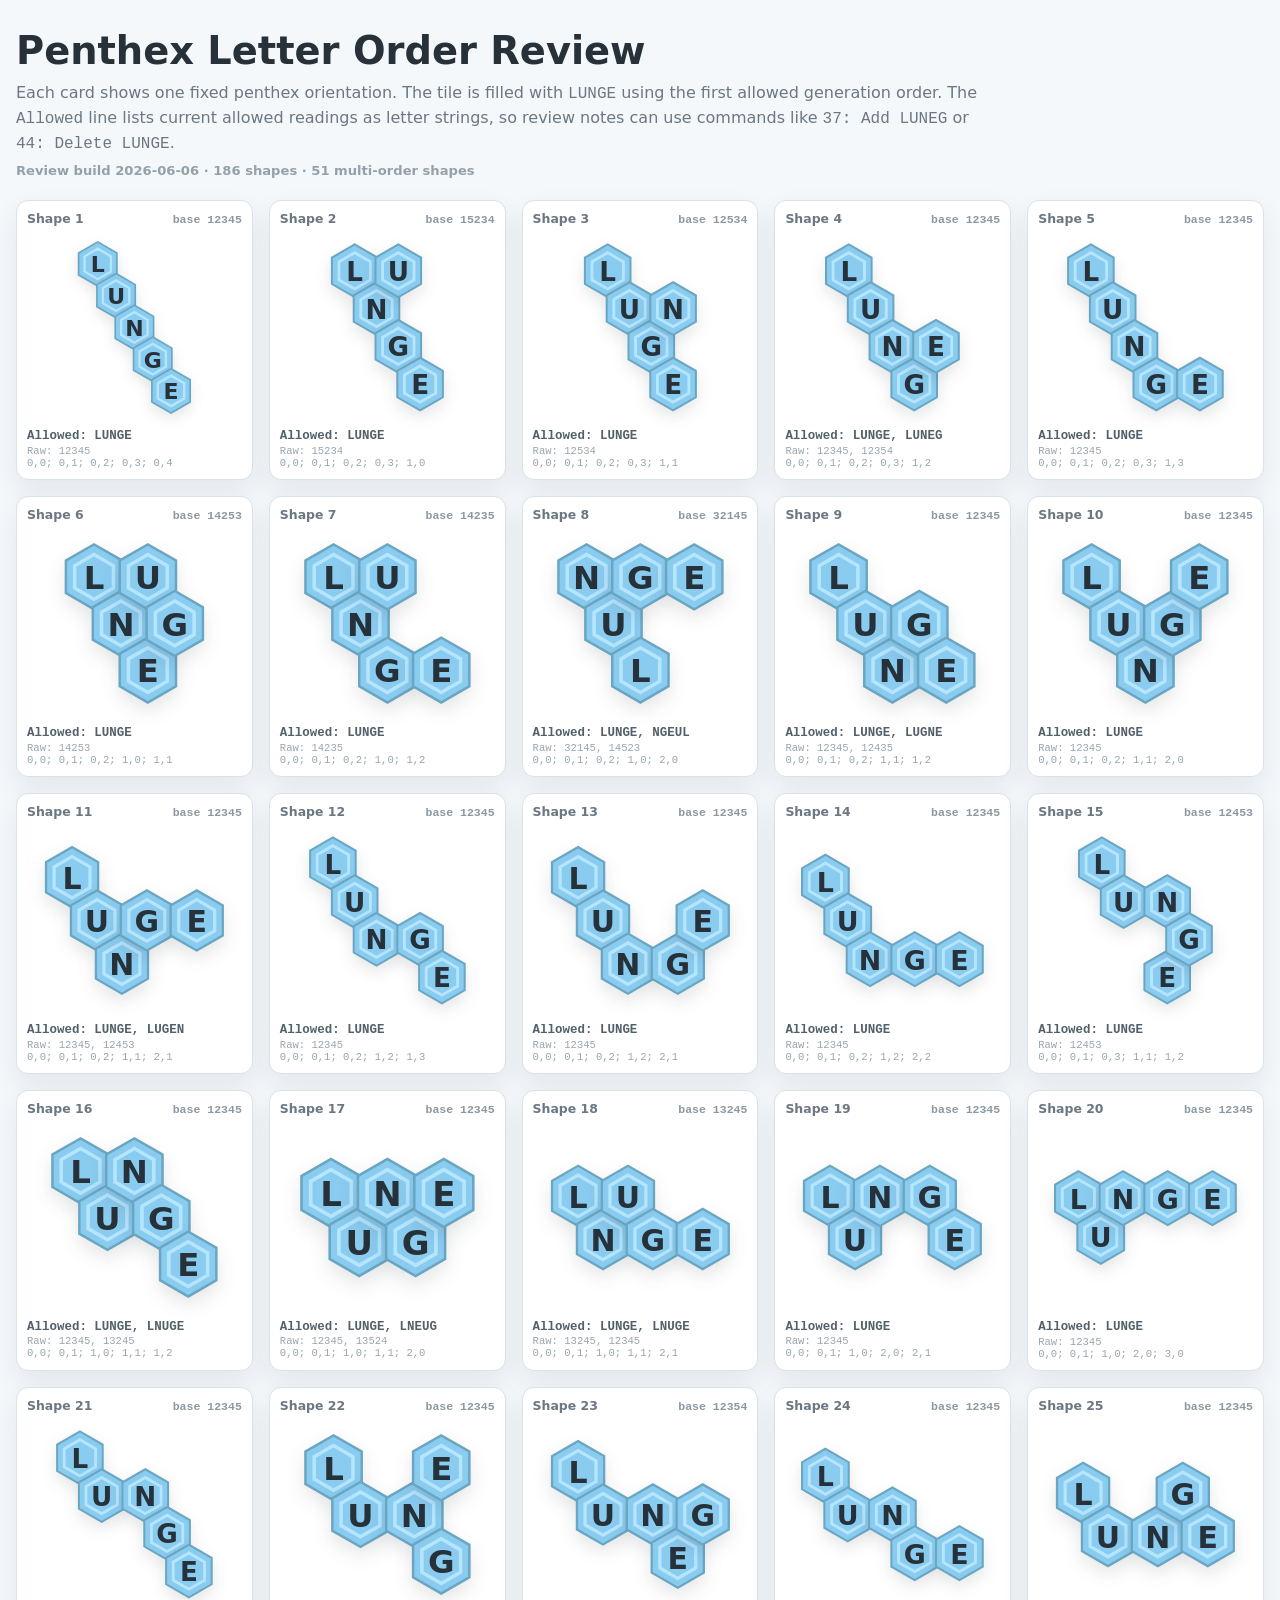
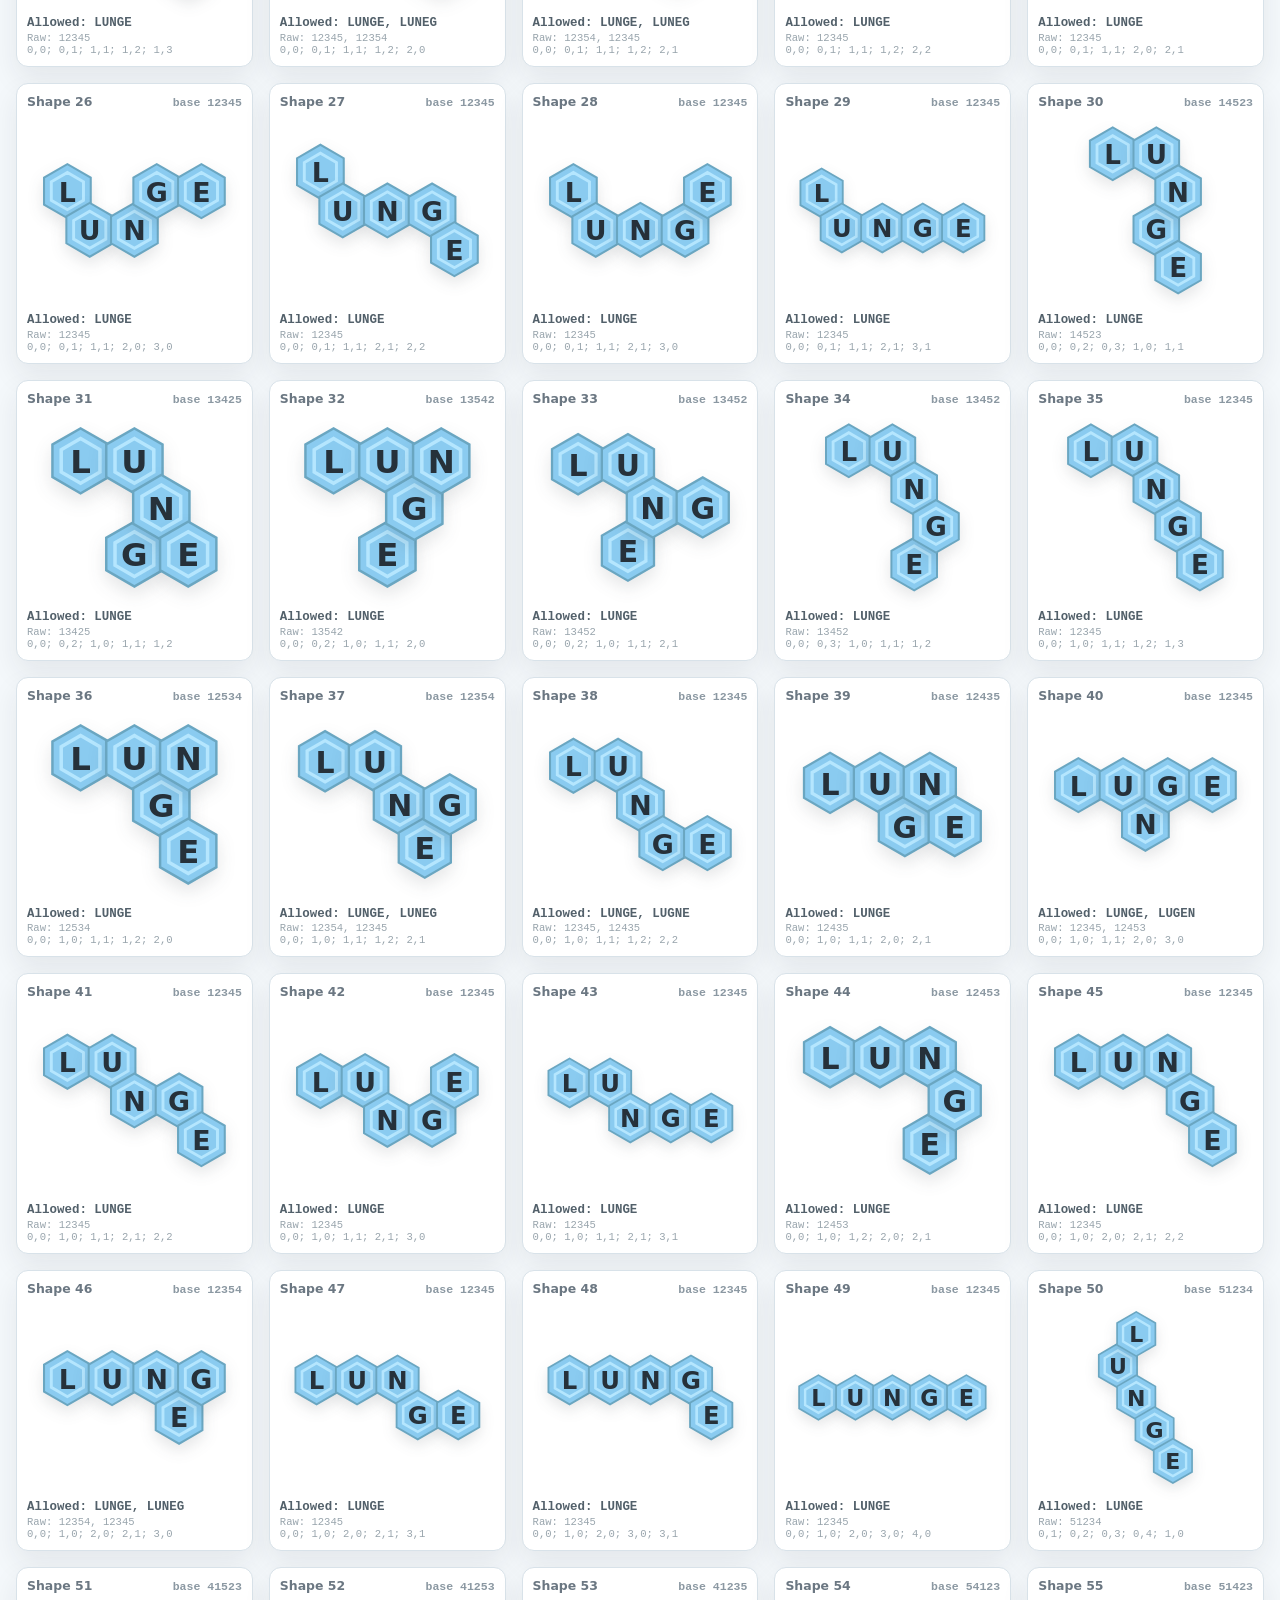
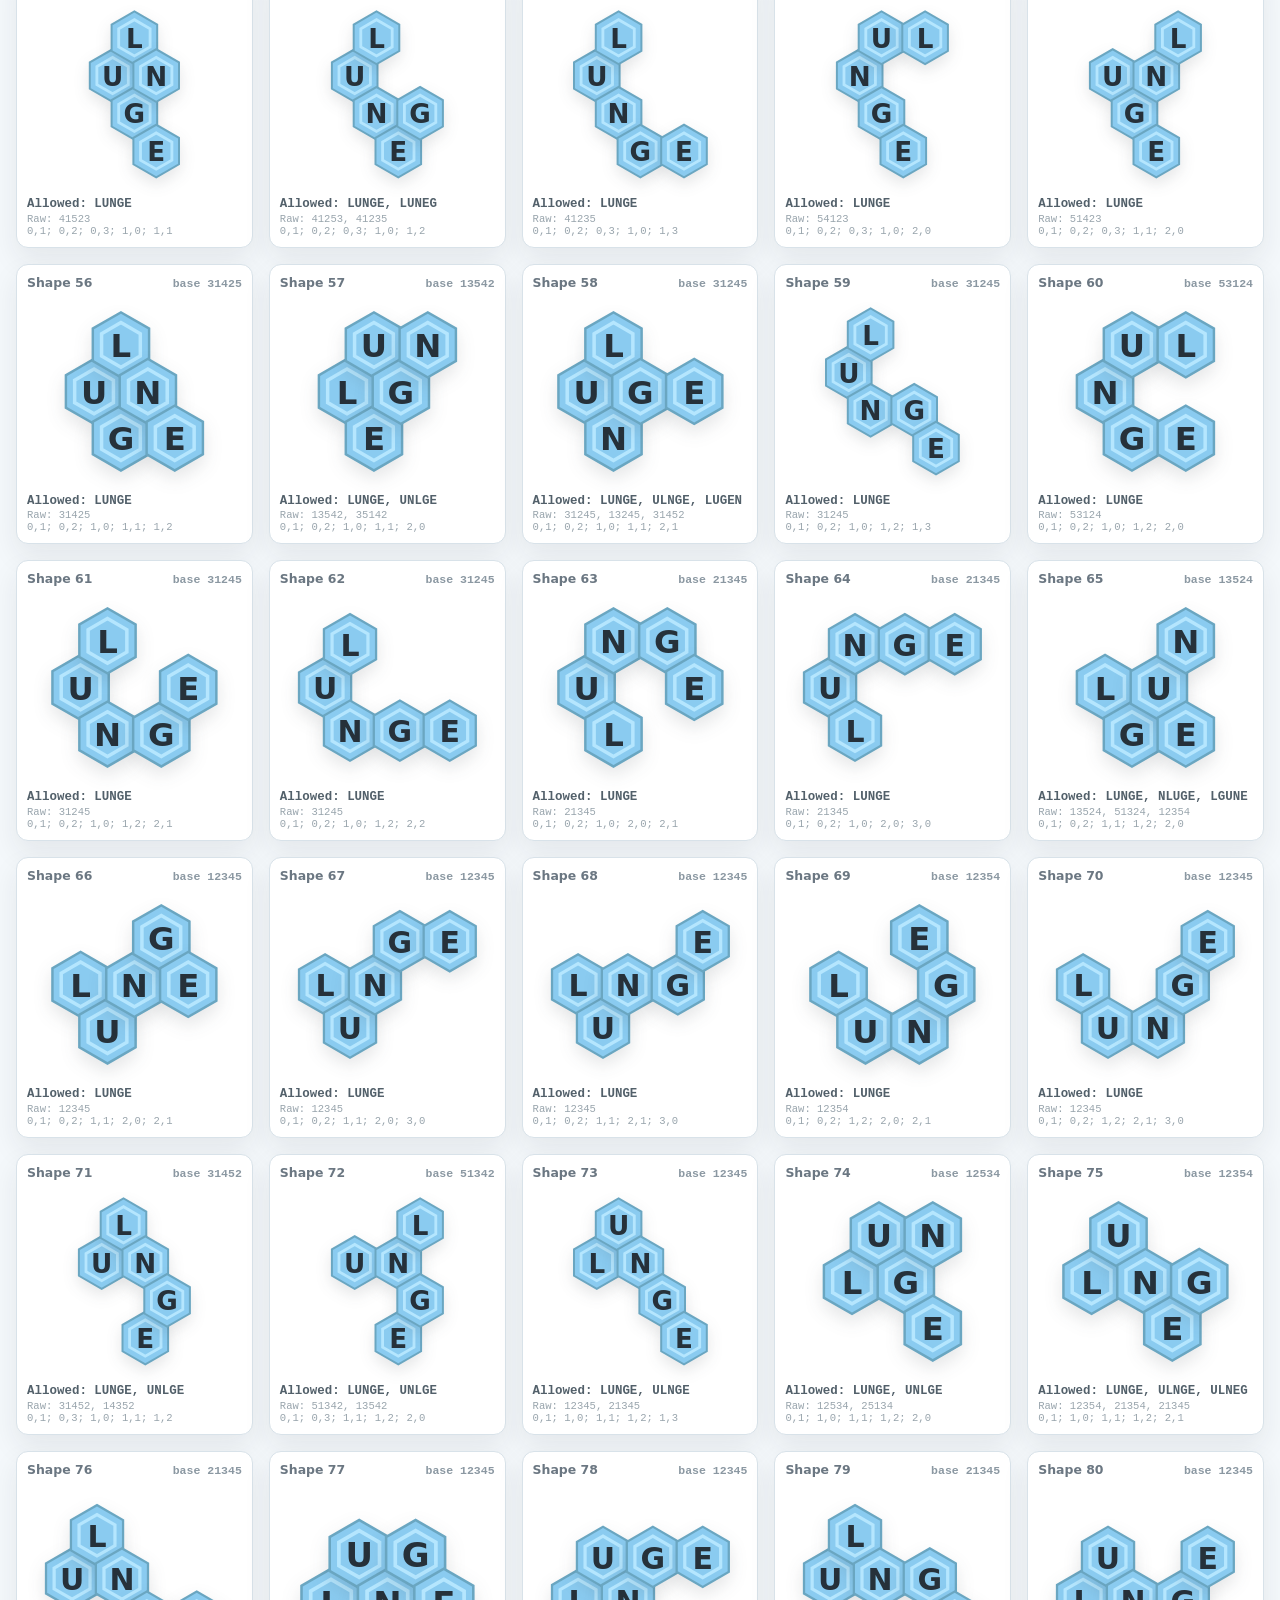
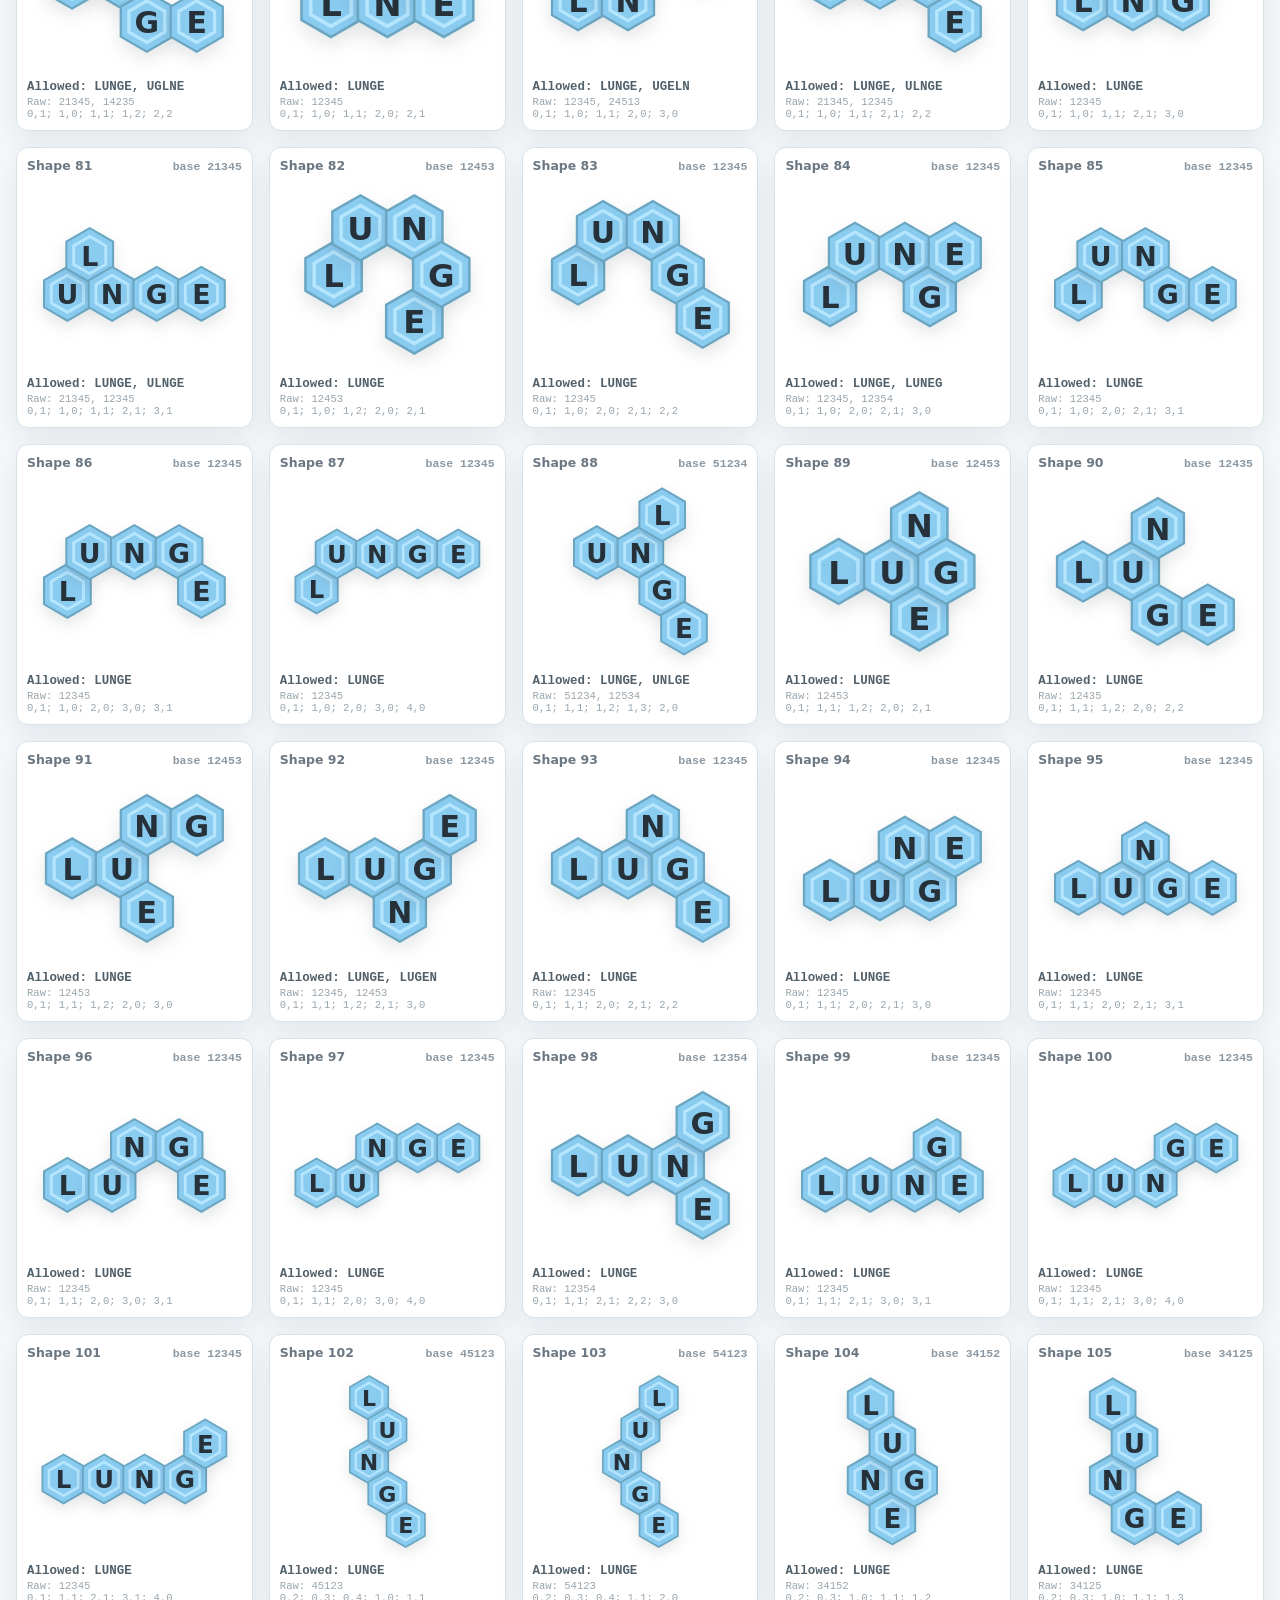
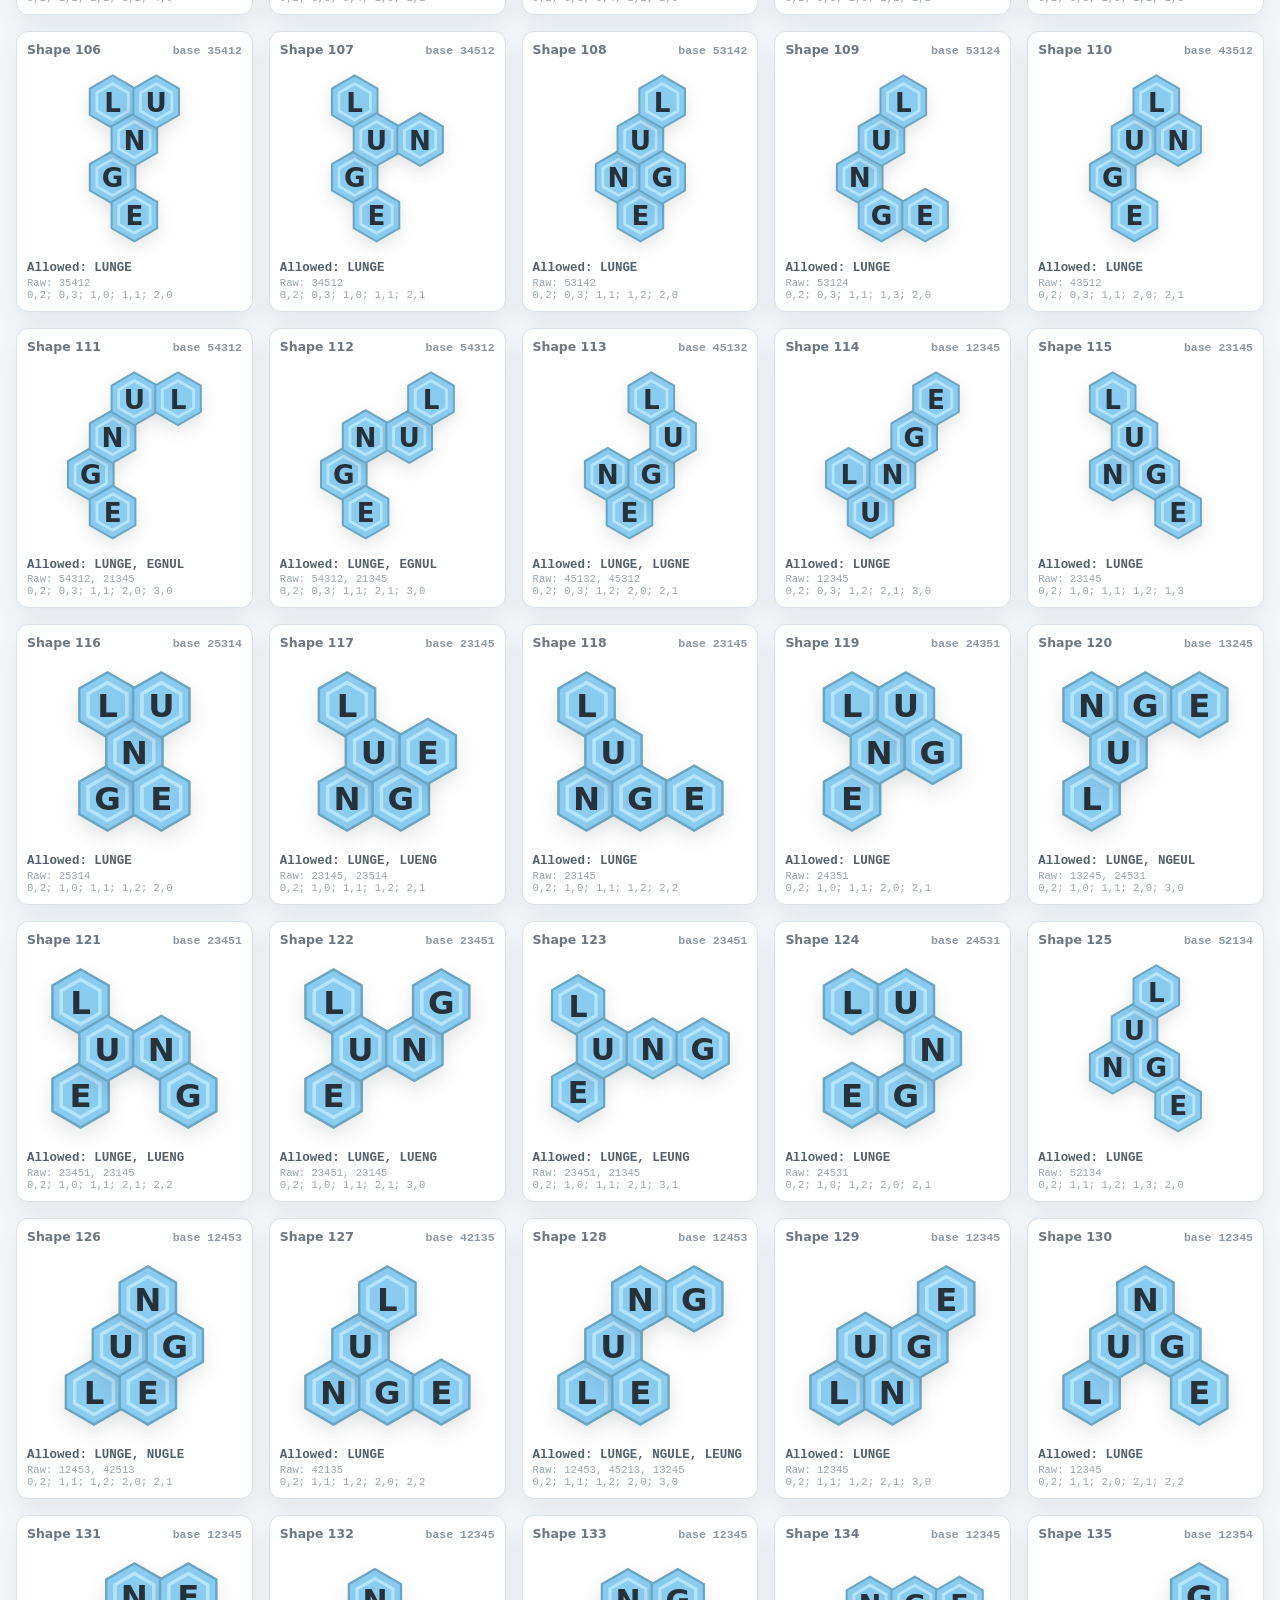
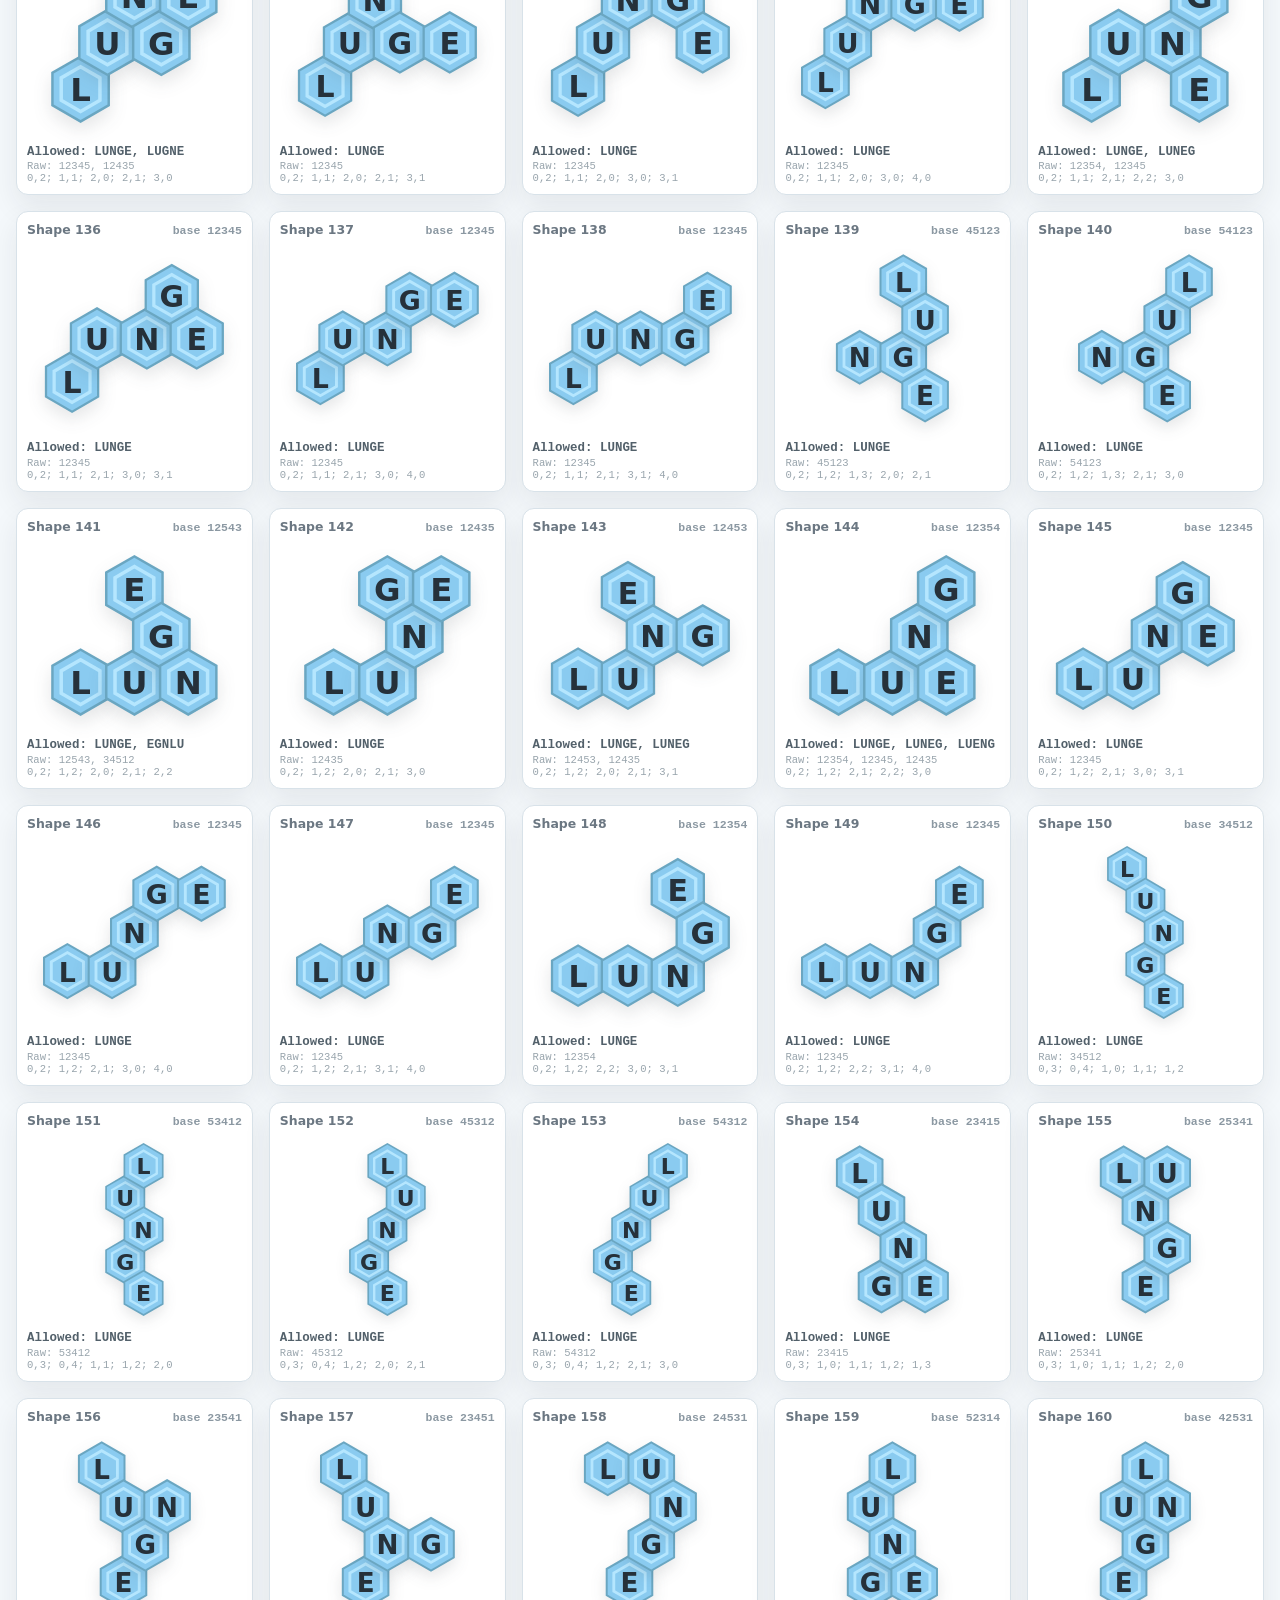
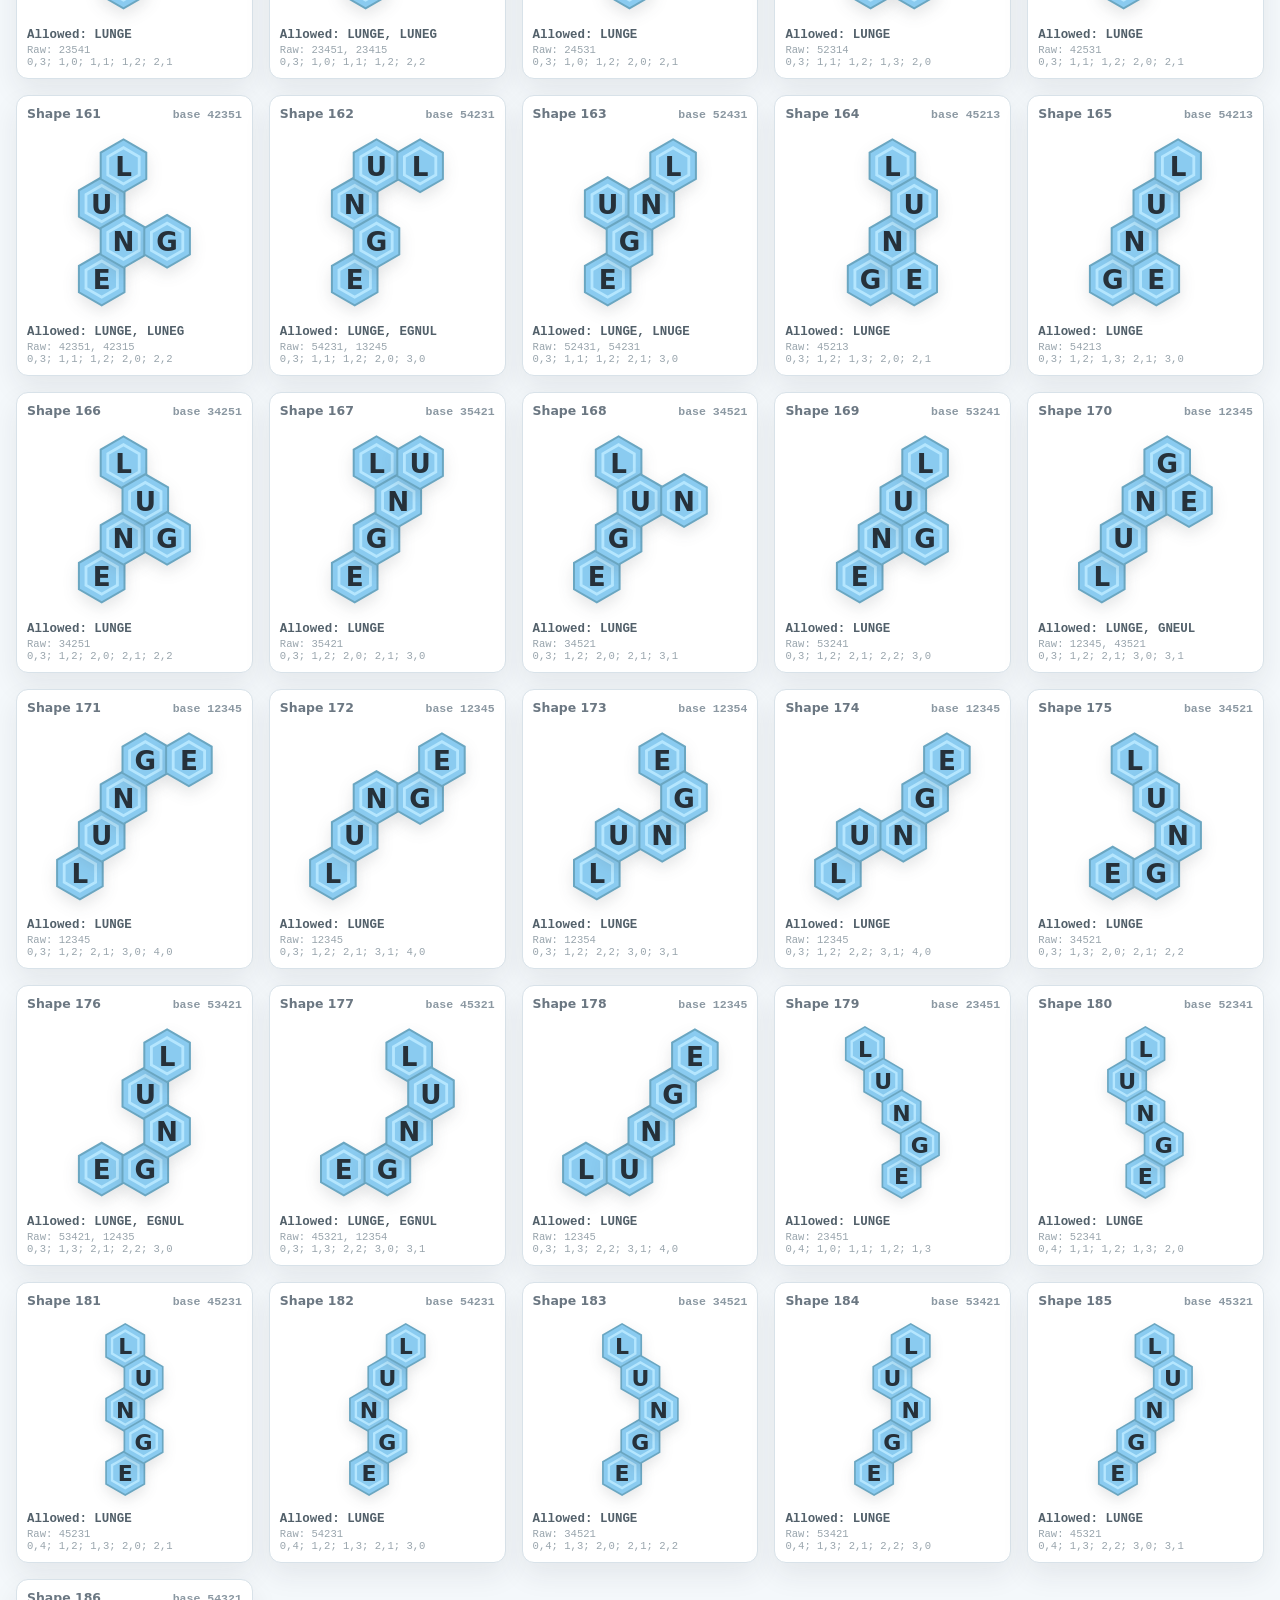
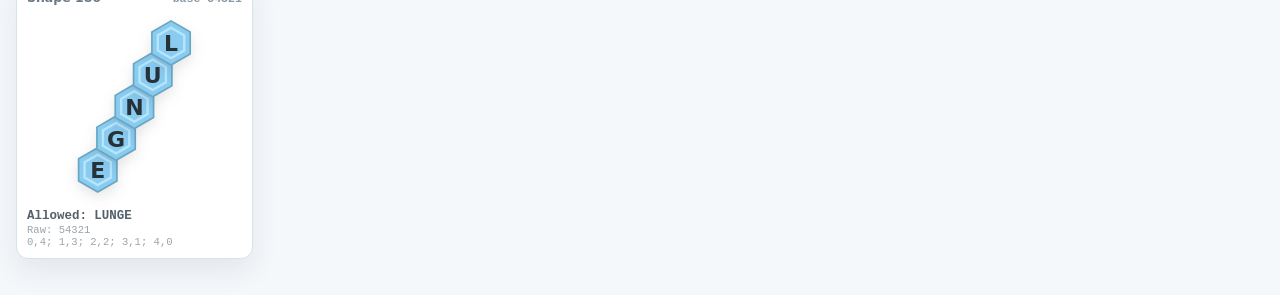
<file: penthex-letter-order-review.html>
<!doctype html>
<html lang="en">
<head>
  <meta charset="utf-8">
  <meta name="viewport" content="width=device-width, initial-scale=1">
  <title>Penthex Letter Order Review</title>
  <style>
    :root {
      --page: #f4f8fb;
      --card: #ffffff;
      --ink: #26313a;
      --muted: #6b7782;
      --line: #d8e2e9;
      --tile: #8acbf0;
      --tile-edge: #6aa6c1;
      --tile-inner: #b8e8ff;
    }

    * {
      box-sizing: border-box;
    }

    body {
      margin: 0;
      min-height: 100vh;
      background: var(--page);
      color: var(--ink);
      font-family: ui-sans-serif, system-ui, -apple-system, BlinkMacSystemFont, "Segoe UI", sans-serif;
    }

    main {
      width: min(1360px, calc(100vw - 32px));
      margin: 0 auto;
      padding: 28px 0 42px;
    }

    header {
      margin-bottom: 22px;
    }

    h1 {
      margin: 0;
      font-size: clamp(1.65rem, 3vw, 2.6rem);
      letter-spacing: 0;
    }

    code {
      font-family: ui-monospace, SFMono-Regular, Menlo, Consolas, monospace;
    }

    .note {
      max-width: 980px;
      margin: 8px 0 0;
      color: var(--muted);
      font-size: 1rem;
      line-height: 1.45;
    }

    .version-note {
      margin-top: 6px;
      color: #94a1aa;
      font-size: 0.82rem;
      font-weight: 700;
    }

    .gallery {
      display: grid;
      grid-template-columns: repeat(auto-fill, minmax(205px, 1fr));
      gap: 16px;
    }

    .shape-card {
      border: 1px solid var(--line);
      border-radius: 12px;
      background: var(--card);
      box-shadow: 0 12px 28px rgba(34, 44, 52, 0.08);
      padding: 10px;
    }

    .shape-title {
      display: flex;
      justify-content: space-between;
      align-items: baseline;
      gap: 8px;
      margin-bottom: 2px;
      color: var(--muted);
      font-size: 0.78rem;
      font-weight: 800;
    }

    .primary-order,
    .allowed,
    .raw-orders,
    .coords {
      font-family: ui-monospace, SFMono-Regular, Menlo, Consolas, monospace;
    }

    .primary-order {
      font-size: 0.72rem;
      color: #8b98a2;
    }

    svg {
      display: block;
      width: 100%;
      aspect-ratio: 1.08;
      overflow: visible;
    }

    .hex {
      fill: var(--tile);
      stroke: var(--tile-edge);
      stroke-width: 3.8;
      paint-order: stroke fill;
      filter: drop-shadow(0 6px 7px rgba(38, 49, 58, 0.12));
    }

    .inner {
      fill: none;
      stroke: var(--tile-inner);
      stroke-width: 2.7;
      opacity: 0.95;
      pointer-events: none;
    }

    .letter {
      fill: var(--ink);
      font-size: 25px;
      font-weight: 850;
      text-anchor: middle;
      dominant-baseline: central;
      pointer-events: none;
    }

    .allowed {
      margin-top: 2px;
      color: #52606a;
      font-size: 0.78rem;
      font-weight: 800;
      line-height: 1.35;
    }

    .raw-orders,
    .coords {
      overflow: hidden;
      text-overflow: ellipsis;
      white-space: nowrap;
      color: #99a5ad;
      font-size: 0.66rem;
    }
  </style>
</head>
<body>
  <main>
    <header>
      <h1>Penthex Letter Order Review</h1>
      <p class="note">
        Each card shows one fixed penthex orientation. The tile is filled with
        <code>LUNGE</code> using the first allowed generation order. The
        <code>Allowed</code> line lists current allowed readings as letter
        strings, so review notes can use commands like <code>37: Add LUNEG</code>
        or <code>44: Delete LUNGE</code>.
      </p>
      <div class="version-note" id="versionNote">Loading...</div>
    </header>

    <section class="gallery" id="gallery"></section>
  </main>

  <script>
    const HEX_SIZE = 24;
    const WORD = "LUNGE";
    const OUTER_POINTS = hexPoints(HEX_SIZE).map(([x, y]) => `${x},${y}`).join(" ");
    const INNER_POINTS = hexPoints(HEX_SIZE * 0.72).map(([x, y]) => `${x},${y}`).join(" ");

    render();

    async function render() {
      const [shapesText, orders] = await Promise.all([
        fetchText("data/penthex-shapes.txt"),
        fetchJson("data/penthex-generation-orders.json"),
      ]);
      const shapes = shapesText.trim().split(/\n+/).map(parseShape);
      const gallery = document.querySelector("#gallery");
      let multiOrderCount = 0;

      gallery.textContent = "";
      shapes.forEach((shape, index) => {
        const shapeIndex = String(index + 1);
        const shapeOrders = orders[shapeIndex] || [];

        if (shapeOrders.length > 1) {
          multiOrderCount += 1;
        }

        gallery.append(makeCard(shape, index + 1, shapeOrders));
      });

      document.querySelector("#versionNote").textContent =
        `Review build 2026-06-06 · ${shapes.length} shapes · ${multiOrderCount} multi-order shapes`;
    }

    async function fetchText(url) {
      const response = await fetch(url);
      if (!response.ok) {
        throw new Error(`Could not load ${url}`);
      }
      return response.text();
    }

    async function fetchJson(url) {
      const response = await fetch(url);
      if (!response.ok) {
        throw new Error(`Could not load ${url}`);
      }
      return response.json();
    }

    function makeCard(shape, shapeNumber, orders) {
      const card = document.createElement("article");
      const title = document.createElement("div");
      const svg = document.createElementNS("http://www.w3.org/2000/svg", "svg");
      const allowed = document.createElement("div");
      const rawOrders = document.createElement("div");
      const coords = document.createElement("div");
      const primaryOrder = orders[0] || "12345";
      const lettersByCell = lettersForOrder(primaryOrder);
      const allowedReadings = orders.map((order) => readingForOrder(order, lettersByCell));

      card.className = "shape-card";
      title.className = "shape-title";
      title.innerHTML = `<span>Shape ${shapeNumber}</span><span class="primary-order">base ${primaryOrder}</span>`;
      svg.setAttribute("viewBox", boundsFor(shape, HEX_SIZE).join(" "));
      svg.setAttribute("role", "img");
      svg.setAttribute("aria-label", `Penthex shape ${shapeNumber}, allowed readings ${allowedReadings.join(", ")}`);

      shape.forEach(([q, r], cellIndex) => {
        const [x, y] = axialToPixel(q, r, HEX_SIZE);
        const outer = document.createElementNS("http://www.w3.org/2000/svg", "polygon");
        const inner = document.createElementNS("http://www.w3.org/2000/svg", "polygon");
        const letter = document.createElementNS("http://www.w3.org/2000/svg", "text");

        outer.setAttribute("class", "hex");
        outer.setAttribute("points", OUTER_POINTS);
        outer.setAttribute("transform", `translate(${x} ${y})`);
        inner.setAttribute("class", "inner");
        inner.setAttribute("points", INNER_POINTS);
        inner.setAttribute("transform", `translate(${x} ${y})`);
        letter.setAttribute("class", "letter");
        letter.setAttribute("x", x);
        letter.setAttribute("y", y + 1);
        letter.textContent = lettersByCell[cellIndex] || "";
        svg.append(outer, inner, letter);
      });

      allowed.className = "allowed";
      allowed.textContent = `Allowed: ${allowedReadings.join(", ")}`;
      rawOrders.className = "raw-orders";
      rawOrders.textContent = `Raw: ${orders.join(", ")}`;
      coords.className = "coords";
      coords.textContent = shape.map(([q, r]) => `${q},${r}`).join("; ");
      card.append(title, svg, allowed, rawOrders, coords);
      return card;
    }

    function lettersForOrder(order) {
      const letters = [];

      [...order].forEach((rawIndex, letterIndex) => {
        letters[Number(rawIndex) - 1] = WORD[letterIndex];
      });

      return letters;
    }

    function readingForOrder(order, lettersByCell) {
      return [...order].map((rawIndex) => lettersByCell[Number(rawIndex) - 1]).join("");
    }

    function parseShape(line) {
      return line.split(";").map((part) => part.split(",").map(Number));
    }

    function axialToPixel(q, r, size) {
      return [
        size * Math.sqrt(3) * (q + r / 2),
        size * 1.5 * r,
      ];
    }

    function hexPoints(size) {
      const points = [];

      for (let i = 0; i < 6; i += 1) {
        const angle = Math.PI / 180 * (60 * i - 30);
        points.push([Math.cos(angle) * size, Math.sin(angle) * size]);
      }

      return points;
    }

    function boundsFor(shape, size) {
      const points = shape.flatMap(([q, r]) => {
        const [x, y] = axialToPixel(q, r, size);
        return hexPoints(size).map(([px, py]) => [x + px, y + py]);
      });
      const xs = points.map(([x]) => x);
      const ys = points.map(([, y]) => y);
      const pad = size * 0.7;
      const minX = Math.min(...xs) - pad;
      const minY = Math.min(...ys) - pad;
      const maxX = Math.max(...xs) + pad;
      const maxY = Math.max(...ys) + pad;

      return [minX, minY, maxX - minX, maxY - minY];
    }
  </script>
</body>
</html>
</file>
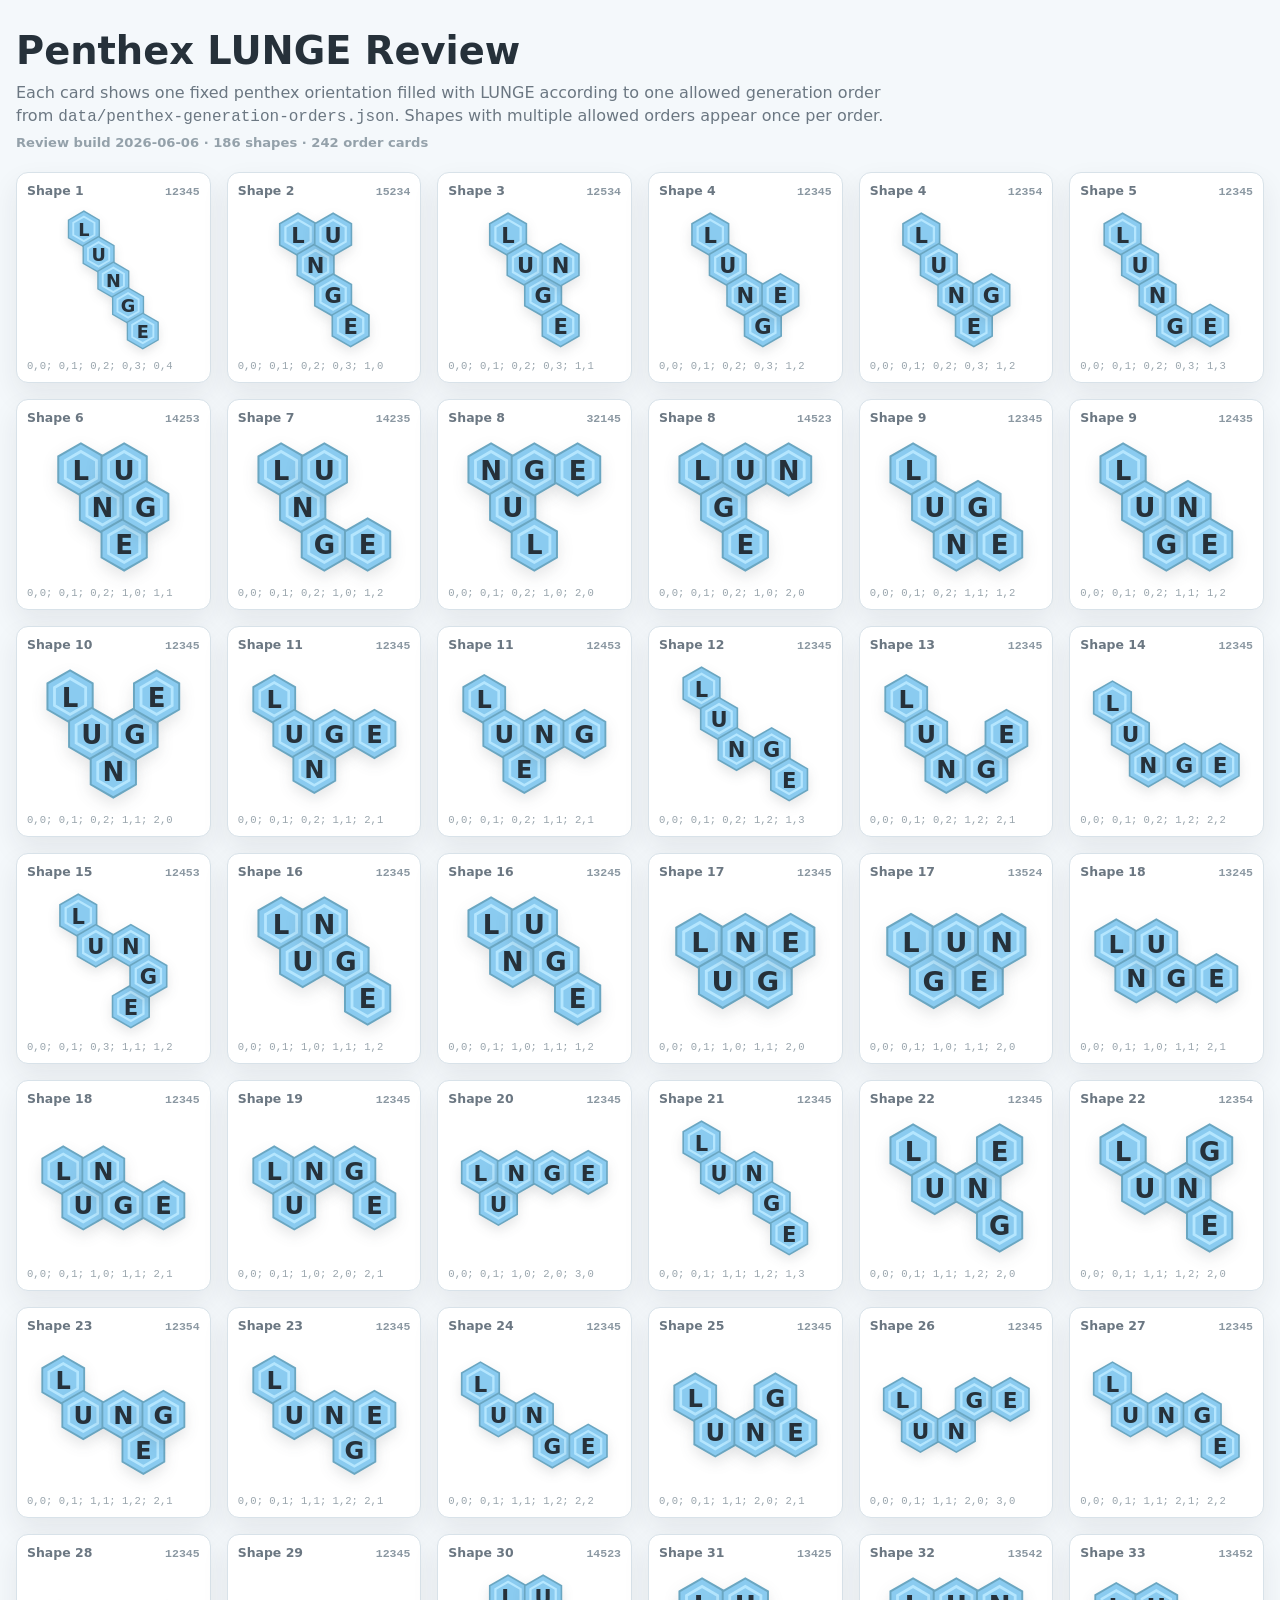
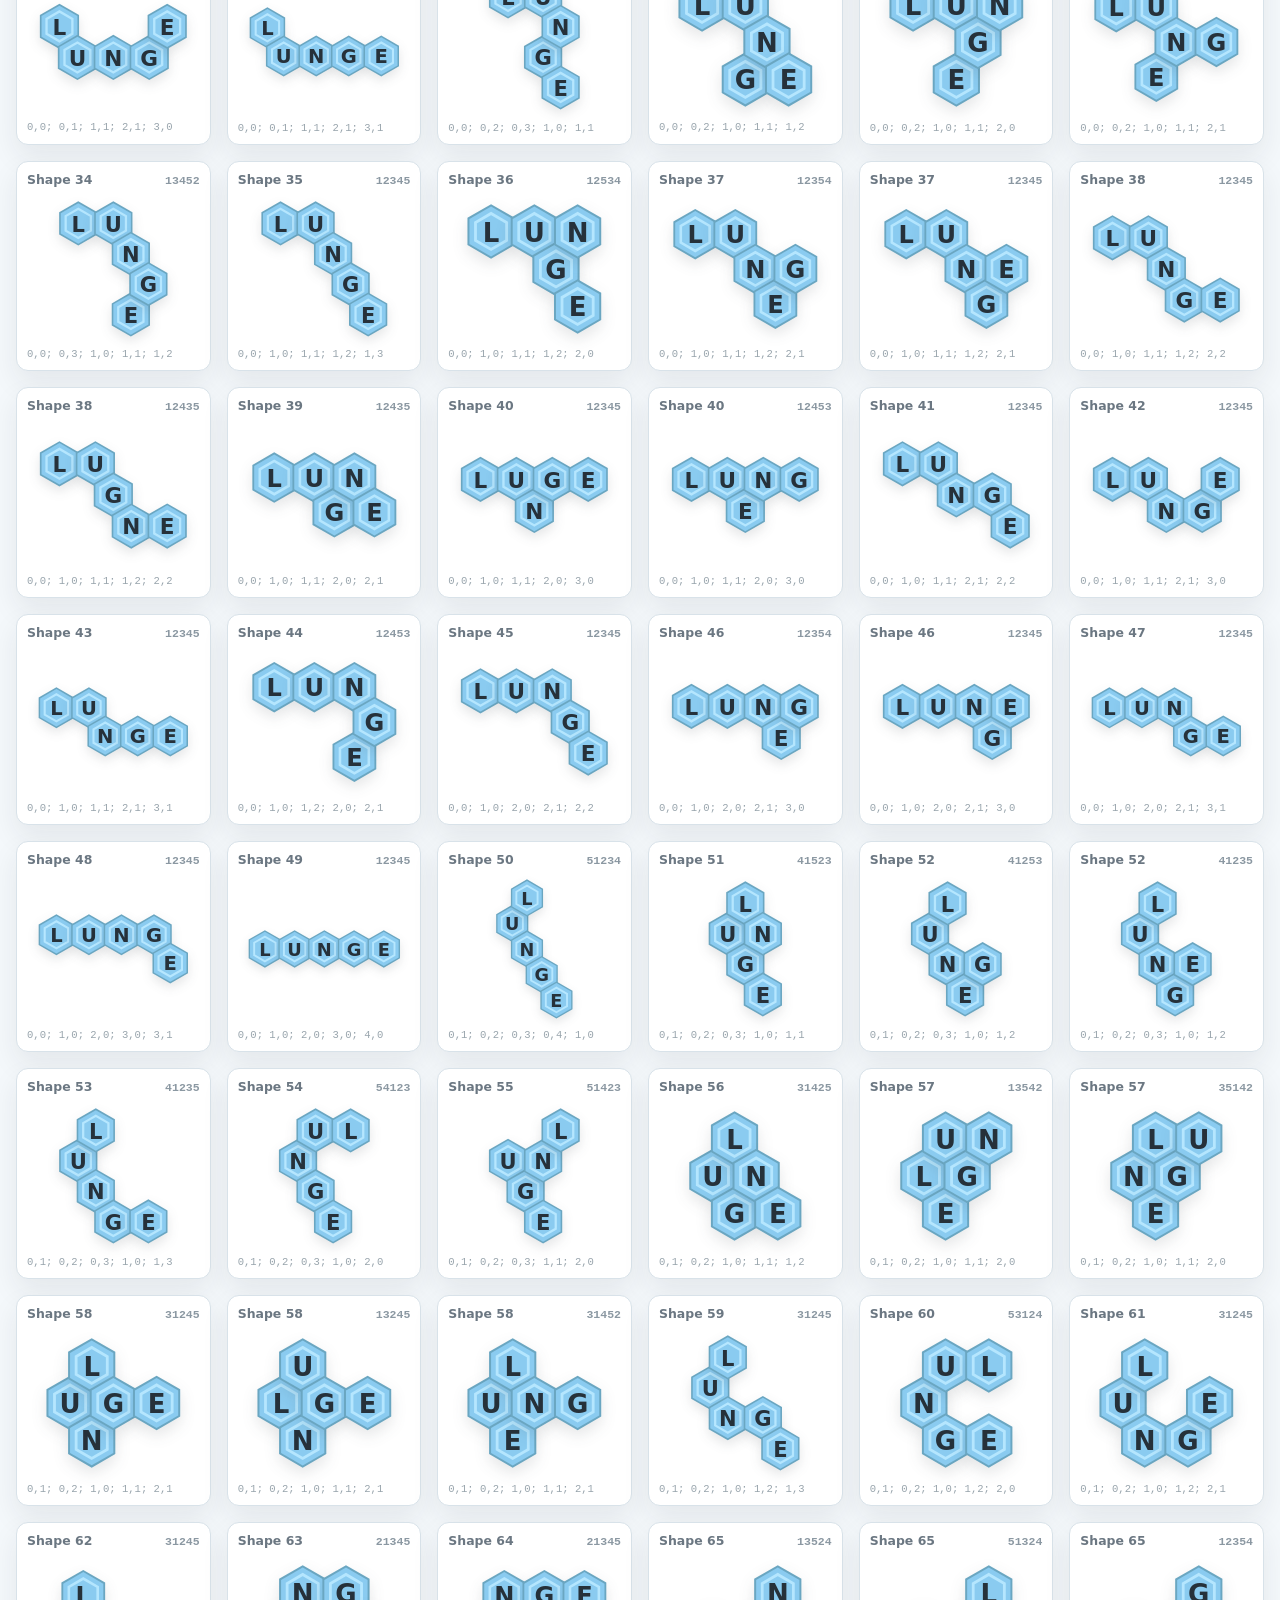
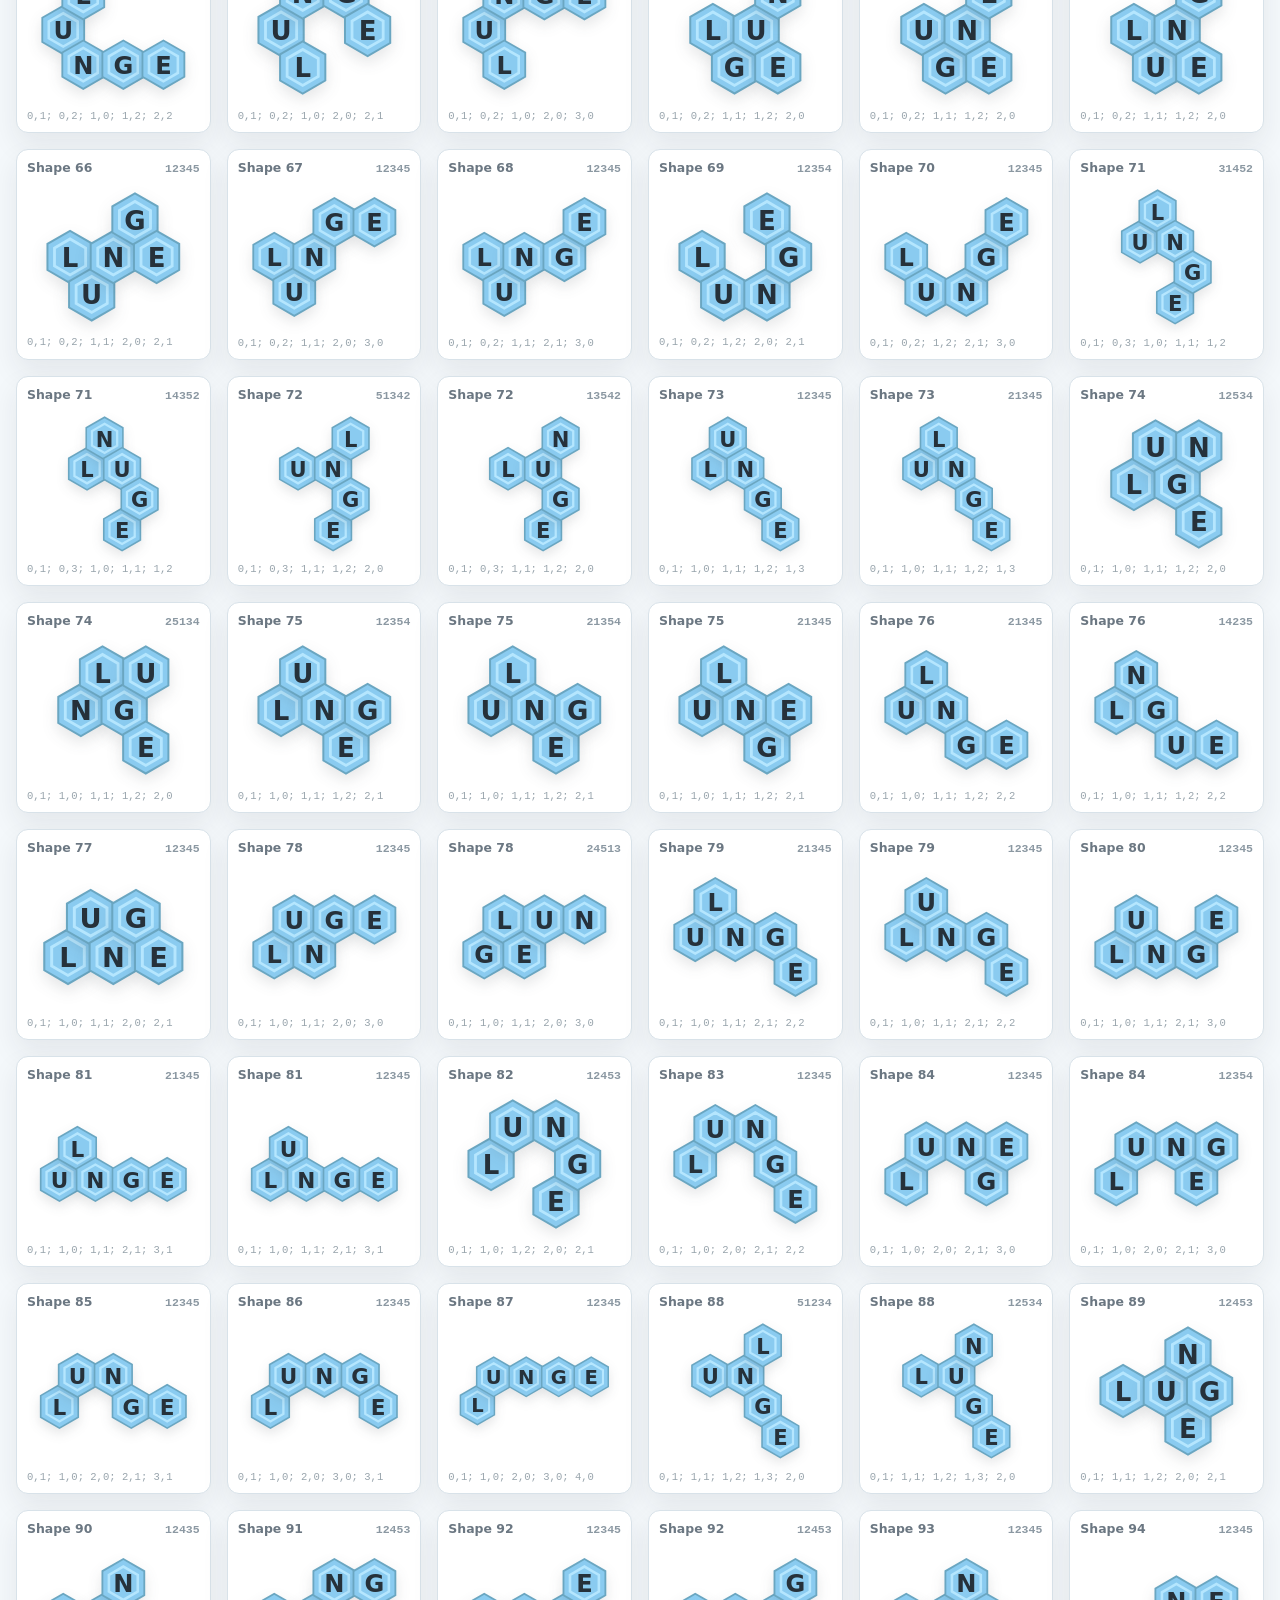
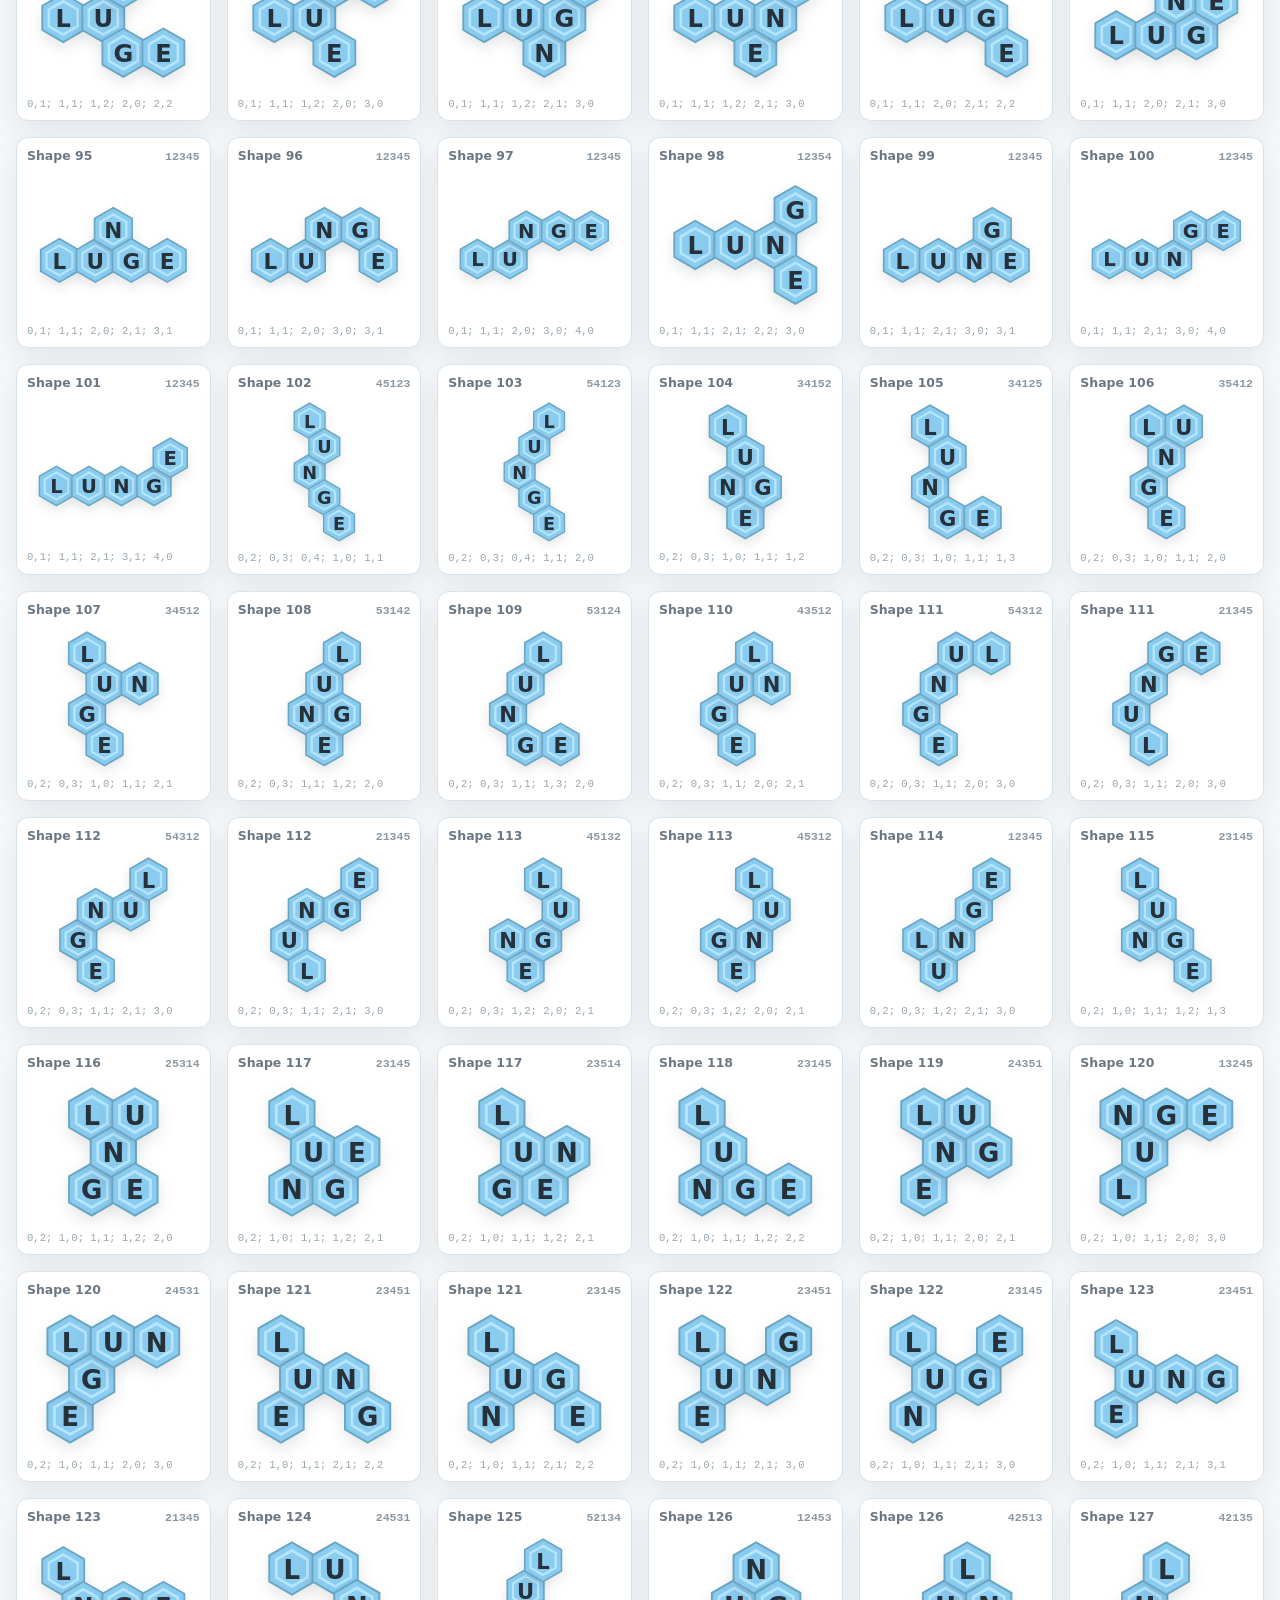
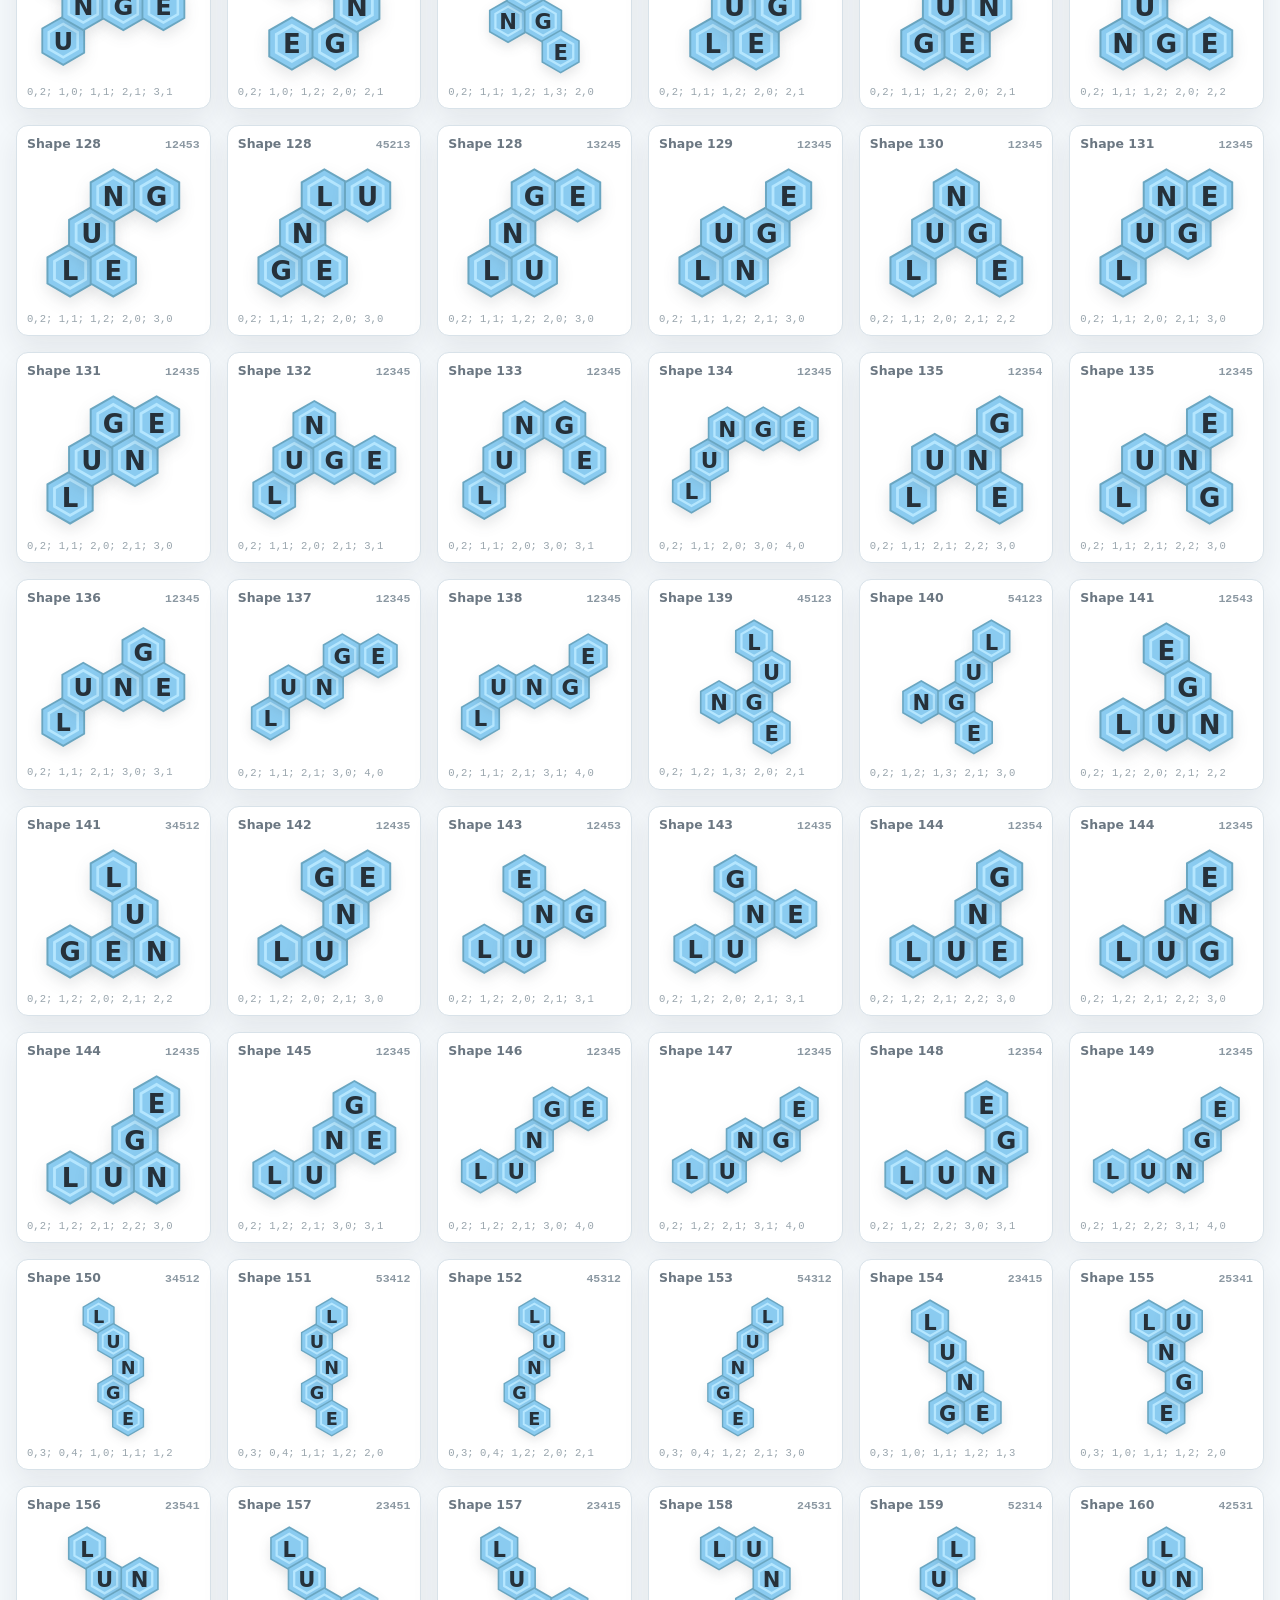
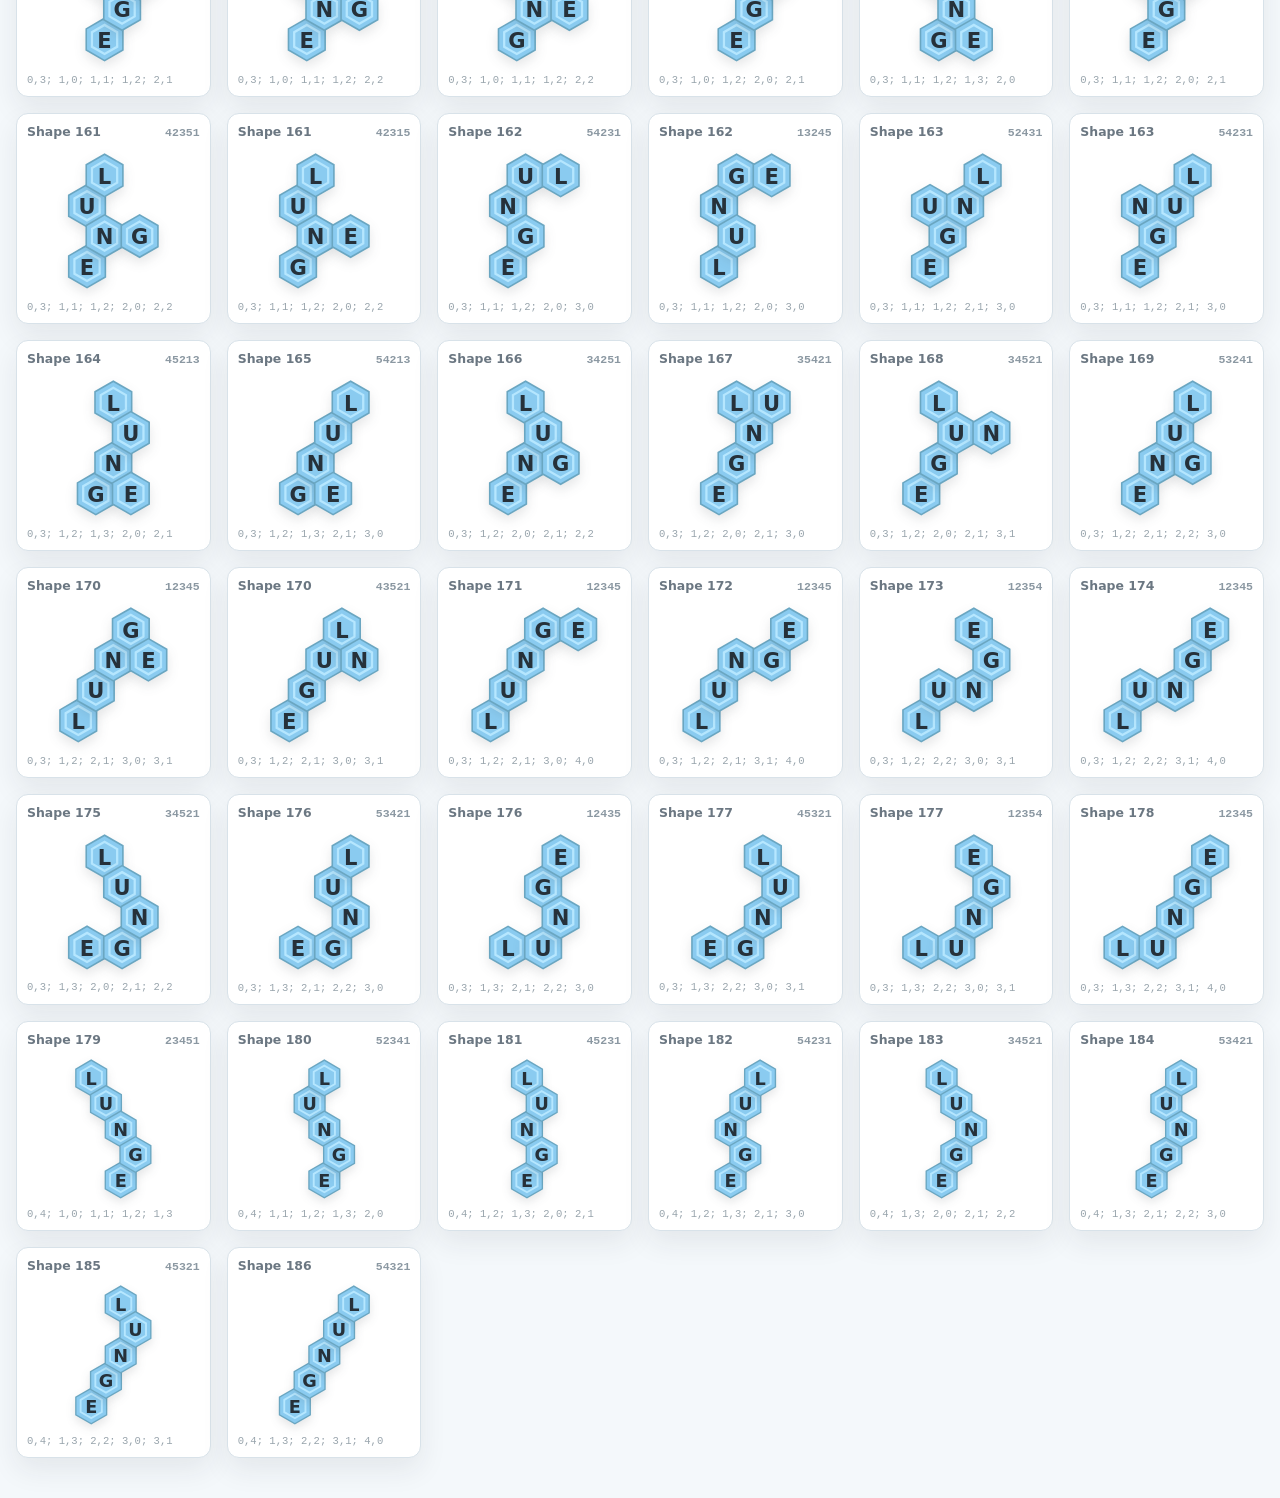
<file: penthex-lunge-review.html>
<!doctype html>
<html lang="en">
<head>
  <meta charset="utf-8">
  <meta name="viewport" content="width=device-width, initial-scale=1">
  <title>Penthex LUNGE Review</title>
  <style>
    :root {
      --page: #f4f8fb;
      --card: #ffffff;
      --ink: #26313a;
      --muted: #6b7782;
      --line: #d8e2e9;
      --tile: #8acbf0;
      --tile-edge: #6aa6c1;
      --tile-inner: #b8e8ff;
    }

    * {
      box-sizing: border-box;
    }

    body {
      margin: 0;
      min-height: 100vh;
      background: var(--page);
      color: var(--ink);
      font-family: ui-sans-serif, system-ui, -apple-system, BlinkMacSystemFont, "Segoe UI", sans-serif;
    }

    main {
      width: min(1360px, calc(100vw - 32px));
      margin: 0 auto;
      padding: 28px 0 42px;
    }

    header {
      margin-bottom: 22px;
    }

    h1 {
      margin: 0;
      font-size: clamp(1.65rem, 3vw, 2.6rem);
      letter-spacing: 0;
    }

    .note {
      max-width: 900px;
      margin: 8px 0 0;
      color: var(--muted);
      font-size: 1rem;
      line-height: 1.45;
    }

    .version-note {
      margin-top: 6px;
      color: #94a1aa;
      font-size: 0.82rem;
      font-weight: 700;
    }

    .gallery {
      display: grid;
      grid-template-columns: repeat(auto-fill, minmax(185px, 1fr));
      gap: 16px;
    }

    .shape-card {
      border: 1px solid var(--line);
      border-radius: 12px;
      background: var(--card);
      box-shadow: 0 12px 28px rgba(34, 44, 52, 0.08);
      padding: 10px;
    }

    .shape-title {
      display: flex;
      justify-content: space-between;
      align-items: baseline;
      gap: 8px;
      margin-bottom: 2px;
      color: var(--muted);
      font-size: 0.78rem;
      font-weight: 800;
    }

    .shape-order,
    .coords {
      font-family: ui-monospace, SFMono-Regular, Menlo, Consolas, monospace;
    }

    .shape-order {
      font-size: 0.72rem;
      color: #8b98a2;
    }

    svg {
      display: block;
      width: 100%;
      aspect-ratio: 1.08;
      overflow: visible;
    }

    .hex {
      fill: var(--tile);
      stroke: var(--tile-edge);
      stroke-width: 3.8;
      paint-order: stroke fill;
      filter: drop-shadow(0 6px 7px rgba(38, 49, 58, 0.12));
    }

    .inner {
      fill: none;
      stroke: var(--tile-inner);
      stroke-width: 2.7;
      opacity: 0.95;
      pointer-events: none;
    }

    .letter {
      fill: var(--ink);
      font-size: 25px;
      font-weight: 850;
      text-anchor: middle;
      dominant-baseline: central;
      pointer-events: none;
    }

    .coords {
      overflow: hidden;
      text-overflow: ellipsis;
      white-space: nowrap;
      color: #99a5ad;
      font-size: 0.66rem;
    }
  </style>
</head>
<body>
  <main>
    <header>
      <h1>Penthex LUNGE Review</h1>
      <p class="note">
        Each card shows one fixed penthex orientation filled with LUNGE according
        to one allowed generation order from <code>data/penthex-generation-orders.json</code>.
        Shapes with multiple allowed orders appear once per order.
      </p>
      <div class="version-note" id="versionNote">Loading...</div>
    </header>

    <section class="gallery" id="gallery"></section>
  </main>

  <script>
    const HEX_SIZE = 24;
    const WORD = "LUNGE";
    const OUTER_POINTS = hexPoints(HEX_SIZE).map(([x, y]) => `${x},${y}`).join(" ");
    const INNER_POINTS = hexPoints(HEX_SIZE * 0.72).map(([x, y]) => `${x},${y}`).join(" ");

    render();

    async function render() {
      const [shapesText, orders] = await Promise.all([
        fetchText("data/penthex-shapes.txt"),
        fetchJson("data/penthex-generation-orders.json"),
      ]);
      const shapes = shapesText.trim().split(/\n+/).map(parseShape);
      const gallery = document.querySelector("#gallery");
      let cardCount = 0;

      gallery.textContent = "";
      shapes.forEach((shape, index) => {
        const shapeIndex = String(index + 1);
        const shapeOrders = orders[shapeIndex] || [];

        shapeOrders.forEach((order) => {
          gallery.append(makeCard(shape, index + 1, order));
          cardCount += 1;
        });
      });

      document.querySelector("#versionNote").textContent =
        `Review build 2026-06-06 · ${shapes.length} shapes · ${cardCount} order cards`;
    }

    async function fetchText(url) {
      const response = await fetch(url);
      if (!response.ok) {
        throw new Error(`Could not load ${url}`);
      }
      return response.text();
    }

    async function fetchJson(url) {
      const response = await fetch(url);
      if (!response.ok) {
        throw new Error(`Could not load ${url}`);
      }
      return response.json();
    }

    function makeCard(shape, shapeNumber, order) {
      const card = document.createElement("article");
      const title = document.createElement("div");
      const svg = document.createElementNS("http://www.w3.org/2000/svg", "svg");
      const coords = document.createElement("div");
      const lettersByCell = lettersForOrder(order);

      card.className = "shape-card";
      title.className = "shape-title";
      title.innerHTML = `<span>Shape ${shapeNumber}</span><span class="shape-order">${order}</span>`;
      svg.setAttribute("viewBox", boundsFor(shape, HEX_SIZE).join(" "));
      svg.setAttribute("role", "img");
      svg.setAttribute("aria-label", `Penthex shape ${shapeNumber}, order ${order}`);

      shape.forEach(([q, r], cellIndex) => {
        const [x, y] = axialToPixel(q, r, HEX_SIZE);
        const outer = document.createElementNS("http://www.w3.org/2000/svg", "polygon");
        const inner = document.createElementNS("http://www.w3.org/2000/svg", "polygon");
        const letter = document.createElementNS("http://www.w3.org/2000/svg", "text");

        outer.setAttribute("class", "hex");
        outer.setAttribute("points", OUTER_POINTS);
        outer.setAttribute("transform", `translate(${x} ${y})`);
        inner.setAttribute("class", "inner");
        inner.setAttribute("points", INNER_POINTS);
        inner.setAttribute("transform", `translate(${x} ${y})`);
        letter.setAttribute("class", "letter");
        letter.setAttribute("x", x);
        letter.setAttribute("y", y + 1);
        letter.textContent = lettersByCell[cellIndex] || "";
        svg.append(outer, inner, letter);
      });

      coords.className = "coords";
      coords.textContent = shape.map(([q, r]) => `${q},${r}`).join("; ");
      card.append(title, svg, coords);
      return card;
    }

    function lettersForOrder(order) {
      const letters = [];

      [...order].forEach((rawIndex, letterIndex) => {
        letters[Number(rawIndex) - 1] = WORD[letterIndex];
      });

      return letters;
    }

    function parseShape(line) {
      return line.split(";").map((part) => part.split(",").map(Number));
    }

    function axialToPixel(q, r, size) {
      return [
        size * Math.sqrt(3) * (q + r / 2),
        size * 1.5 * r,
      ];
    }

    function hexPoints(size) {
      const points = [];

      for (let i = 0; i < 6; i += 1) {
        const angle = Math.PI / 180 * (60 * i - 30);
        points.push([Math.cos(angle) * size, Math.sin(angle) * size]);
      }

      return points;
    }

    function boundsFor(shape, size) {
      const points = shape.flatMap(([q, r]) => {
        const [x, y] = axialToPixel(q, r, size);
        return hexPoints(size).map(([px, py]) => [x + px, y + py]);
      });
      const xs = points.map(([x]) => x);
      const ys = points.map(([, y]) => y);
      const pad = size * 0.7;
      const minX = Math.min(...xs) - pad;
      const minY = Math.min(...ys) - pad;
      const maxX = Math.max(...xs) + pad;
      const maxY = Math.max(...ys) + pad;

      return [minX, minY, maxX - minX, maxY - minY];
    }
  </script>
</body>
</html>
</file>
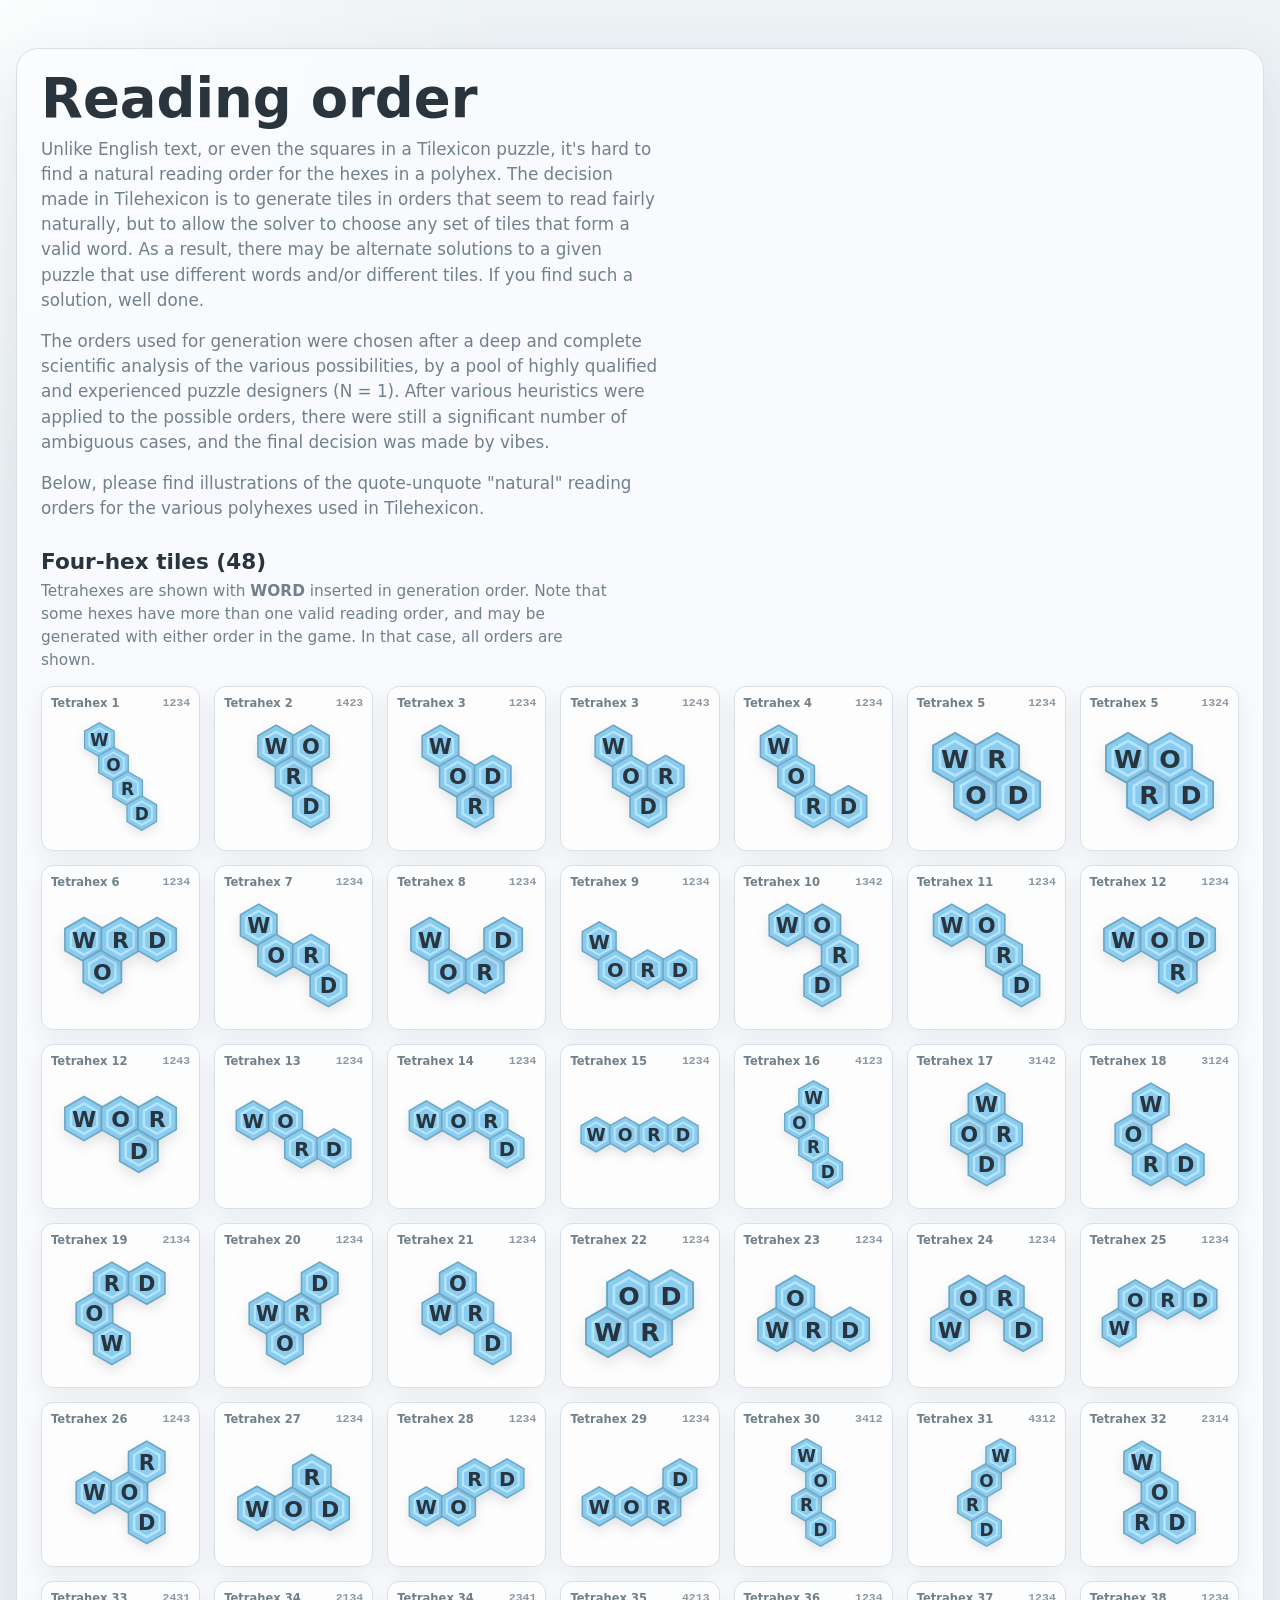
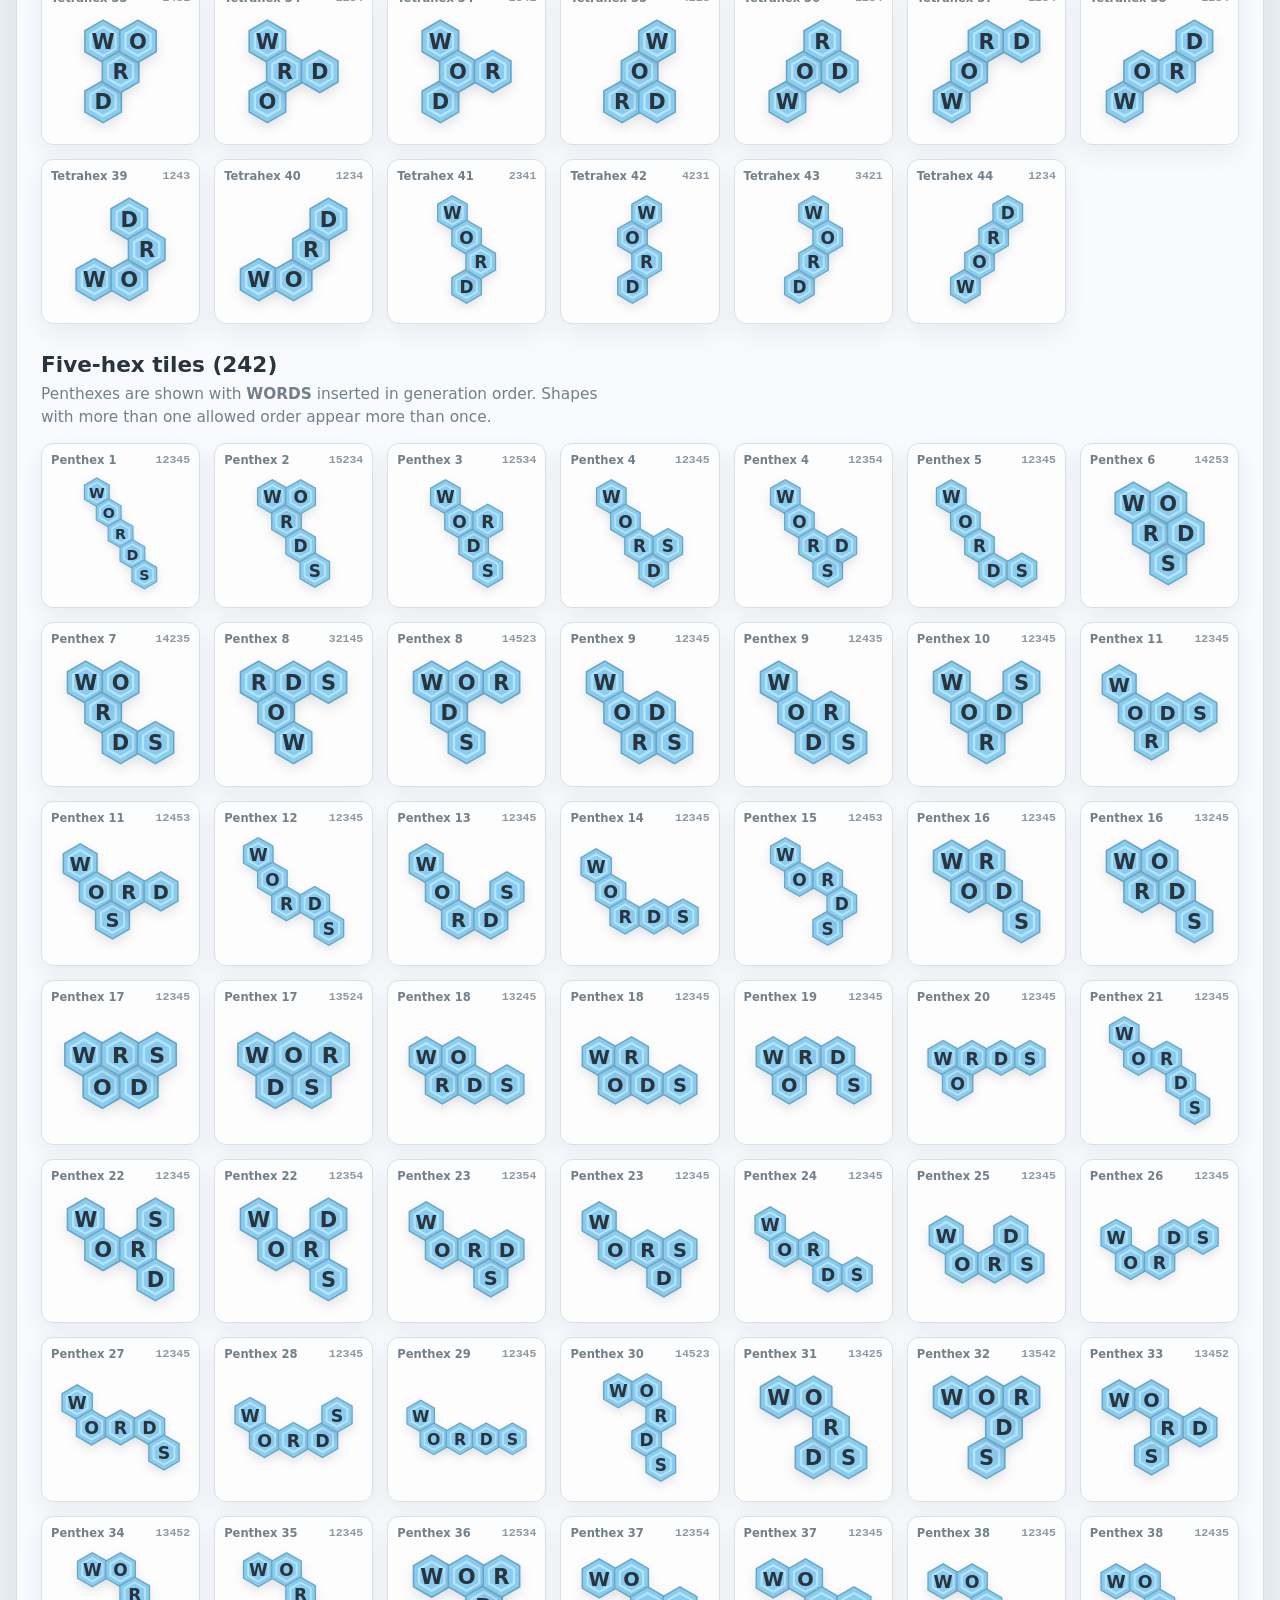
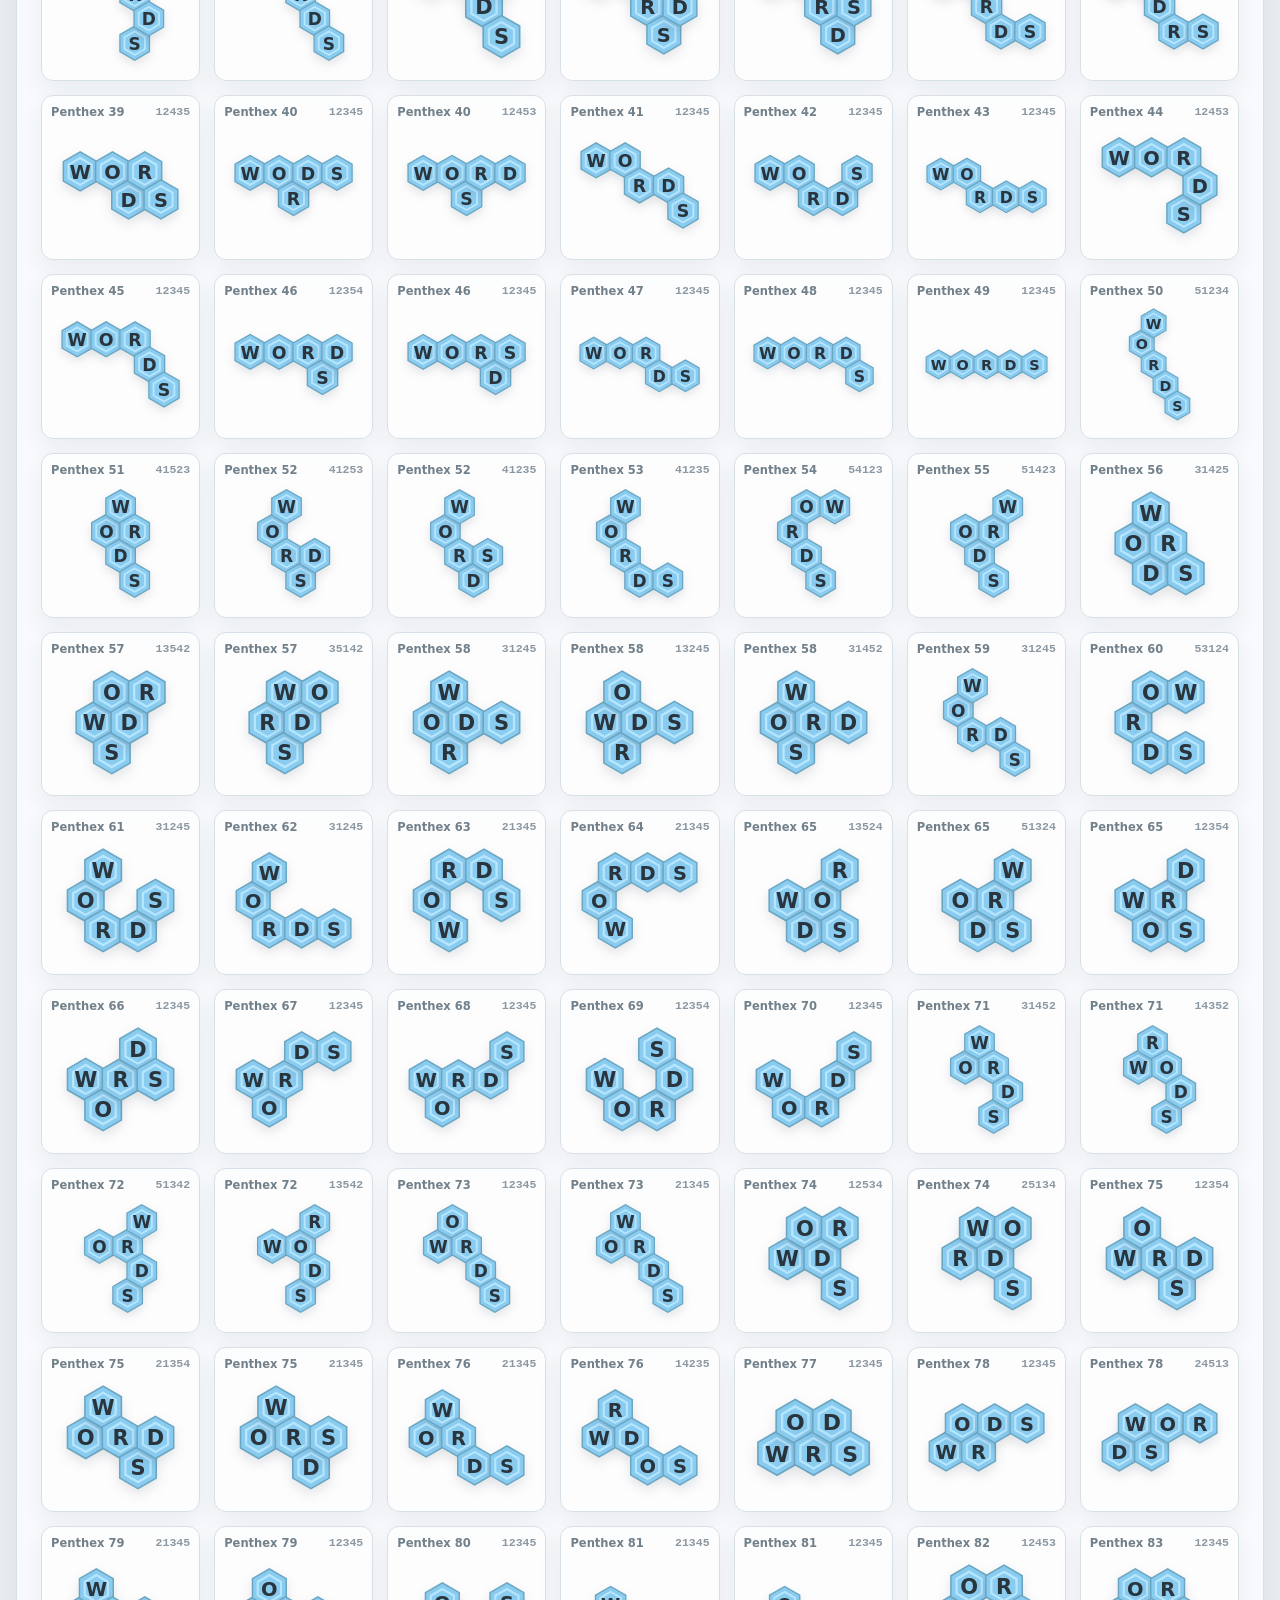
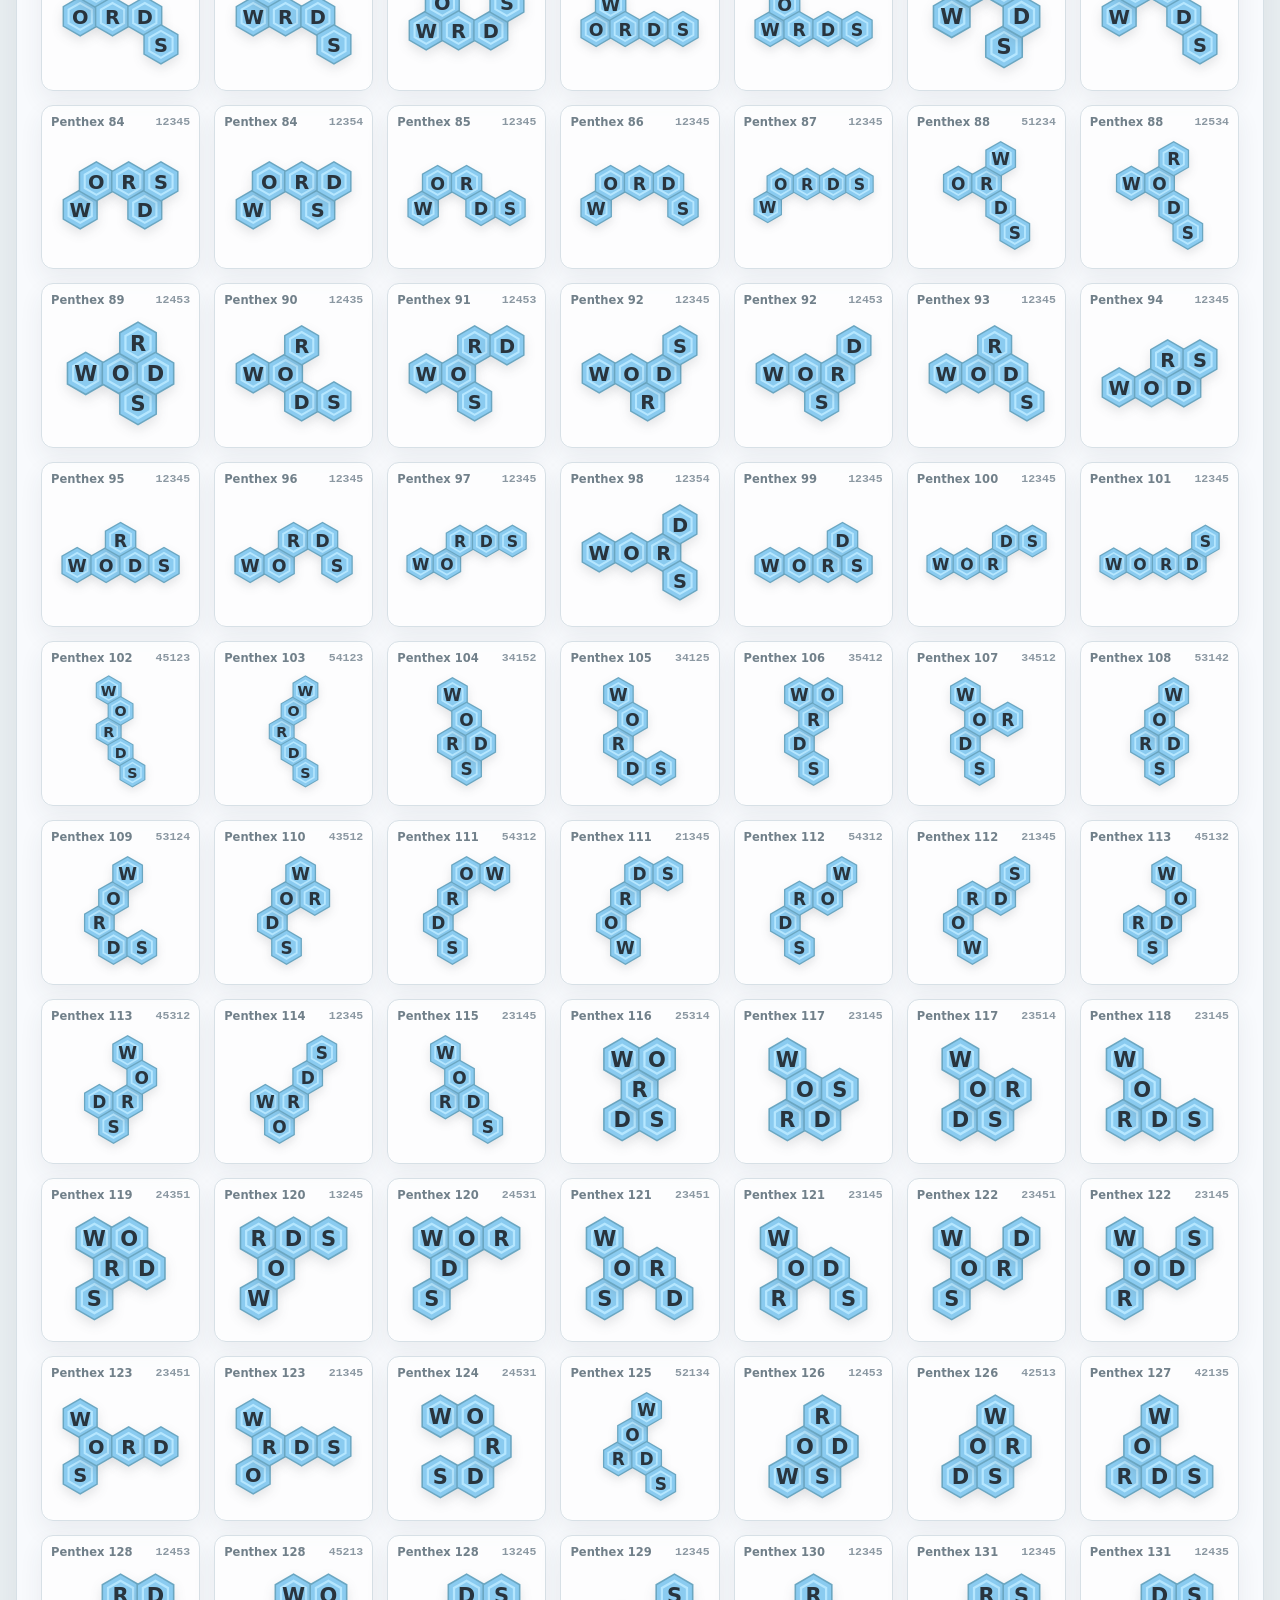
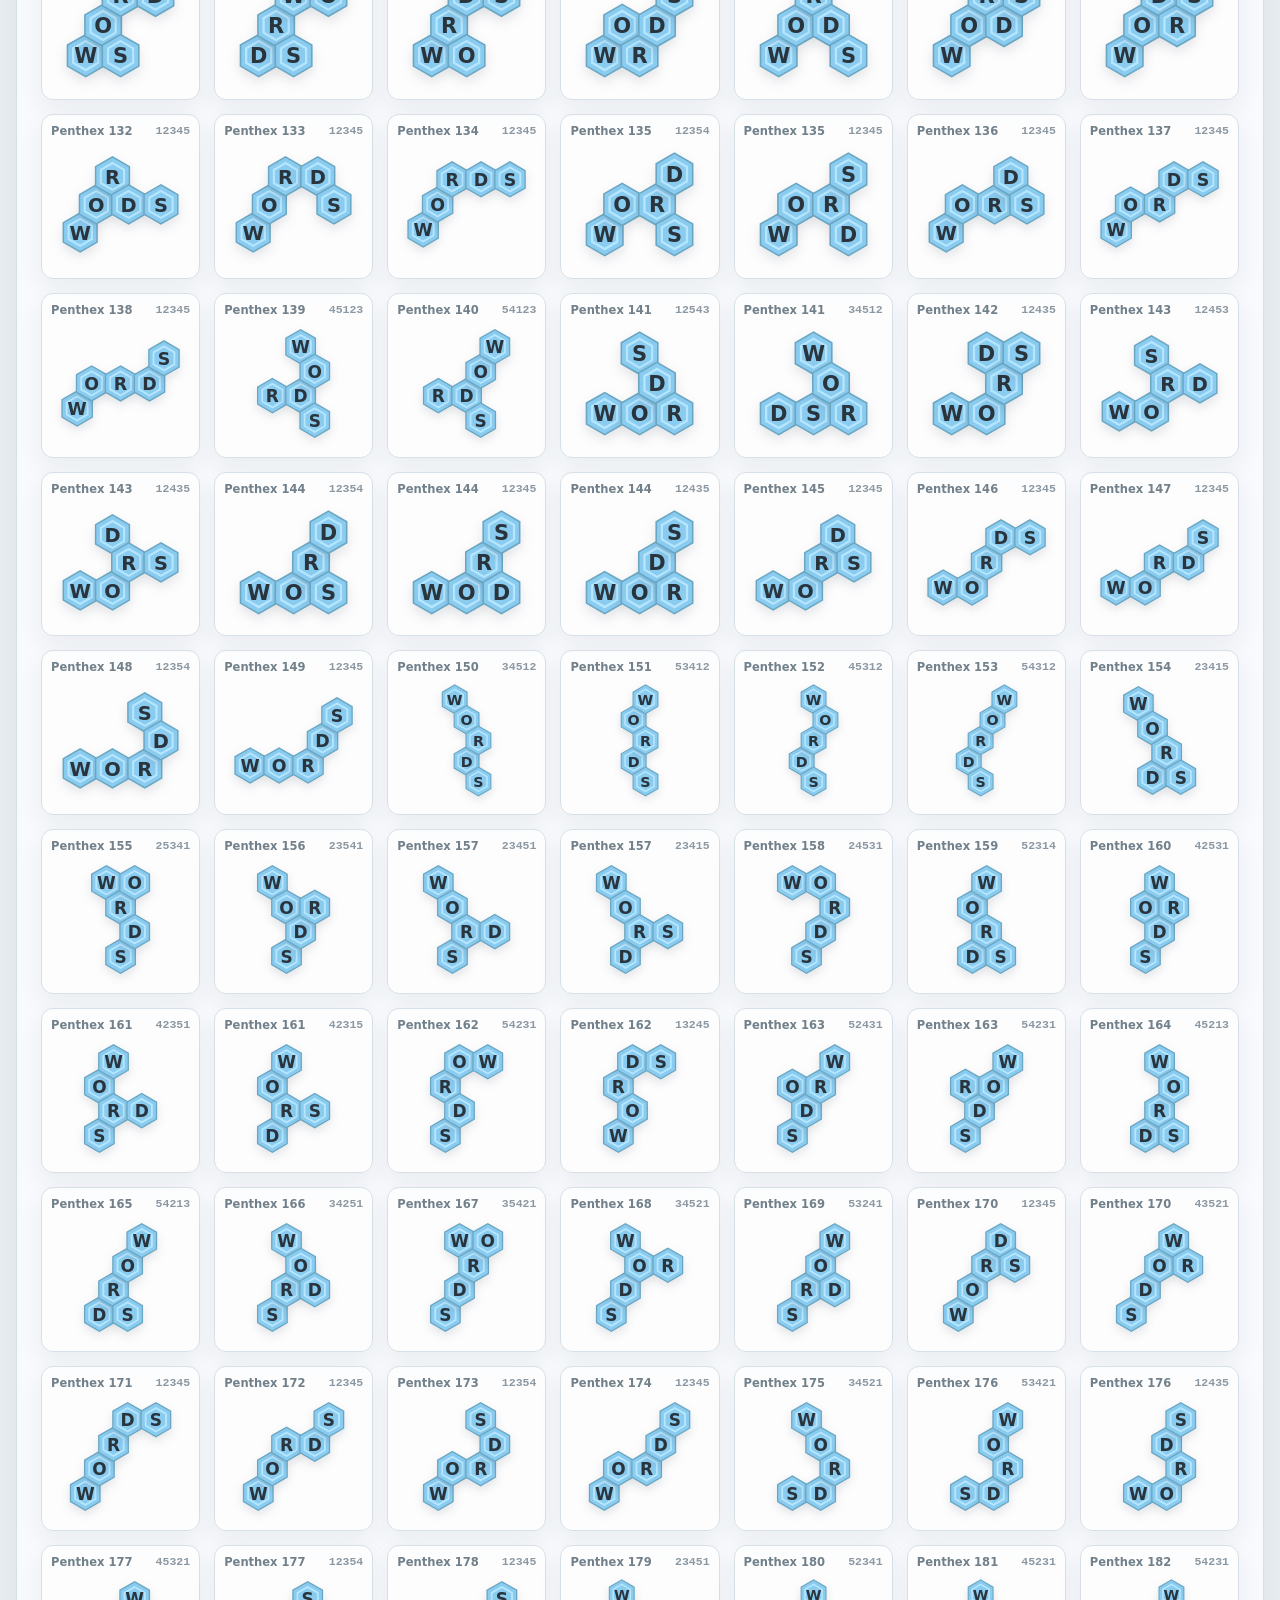
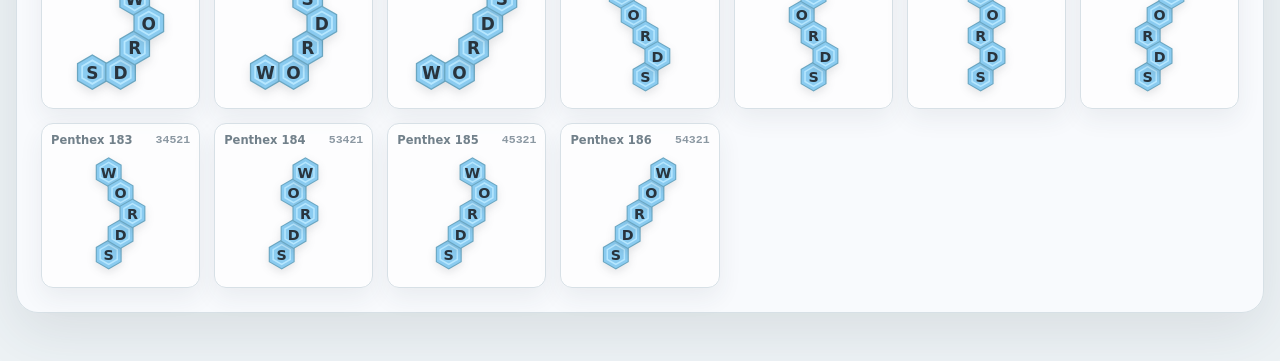
<file: reading-order.html>
<!doctype html>
<html lang="en">

<head>
  <meta charset="utf-8">
  <meta name="viewport" content="width=device-width, initial-scale=1">
  <title>TileHexicon reading order</title>
  <style>
    :root {
      color-scheme: light;
      --bg: #edf2f5;
      --ink: #29343d;
      --muted: #71808a;
      --panel: rgba(251, 253, 255, 0.82);
      --line: #d7e0e6;
    }

    * {
      box-sizing: border-box;
    }

    body {
      min-height: 100vh;
      margin: 0;
      background:
        radial-gradient(circle at top left, rgba(255, 255, 255, 0.82), transparent 32rem),
        var(--bg);
      color: var(--ink);
      font-family: Inter, ui-sans-serif, system-ui, -apple-system, BlinkMacSystemFont, "Segoe UI", sans-serif;
    }

    main {
      width: min(1280px, calc(100% - 32px));
      margin: 0 auto;
      padding: 48px 0;
    }

    article {
      padding: 24px;
      border: 1px solid var(--line);
      border-radius: 22px;
      background: var(--panel);
      box-shadow: 0 18px 55px rgba(45, 62, 76, 0.11);
    }

    h1 {
      margin: 0 0 12px;
      font-size: clamp(2rem, 8vw, 3.4rem);
      line-height: 0.95;
      letter-spacing: 0;
    }

    p {
      max-width: 58ch;
      margin: 0 0 1rem;
      color: var(--muted);
      font-size: 1.05rem;
      line-height: 1.5;
    }

    .order-section {
      margin-top: 28px;
    }

    .order-section h2 {
      margin: 0 0 6px;
      font-size: 1.35rem;
      letter-spacing: 0;
    }

    .section-note {
      margin-bottom: 14px;
      font-size: 0.96rem;
    }

    .gallery {
      display: grid;
      grid-template-columns: repeat(auto-fill, minmax(155px, 1fr));
      gap: 14px;
    }

    .shape-card {
      padding: 9px;
      border: 1px solid var(--line);
      border-radius: 12px;
      background: rgba(255, 255, 255, 0.72);
      box-shadow: 0 10px 24px rgba(45, 62, 76, 0.07);
    }

    .shape-title {
      display: flex;
      justify-content: space-between;
      gap: 8px;
      margin-bottom: 2px;
      color: var(--muted);
      font-size: 0.72rem;
      font-weight: 800;
    }

    .shape-order {
      font-family: ui-monospace, SFMono-Regular, Menlo, Consolas, monospace;
      color: #8b98a2;
    }

    svg {
      display: block;
      width: 100%;
      aspect-ratio: 1.08;
      overflow: visible;
    }

    .hex {
      fill: #8acbf0;
      stroke: #6aa6c1;
      stroke-width: 3.8;
      paint-order: stroke fill;
      filter: drop-shadow(0 6px 7px rgba(38, 49, 58, 0.12));
    }

    .inner {
      fill: none;
      stroke: #b8e8ff;
      stroke-width: 2.7;
      opacity: 0.95;
      pointer-events: none;
    }

    .letter {
      fill: var(--ink);
      font-size: 25px;
      font-weight: 850;
      text-anchor: middle;
      dominant-baseline: central;
      pointer-events: none;
      user-select: none;
    }

    .loading-note {
      color: var(--muted);
      font-size: 0.95rem;
    }
  </style>
</head>

<body>
  <main>
    <article>
      <h1>Reading order</h1>
      <p>
        Unlike English text, or even the squares in a Tilexicon puzzle, it's hard to find a natural reading order for
        the hexes in a polyhex. The decision made in Tilehexicon is to generate tiles in orders that seem to read fairly
        naturally, but to allow the solver to choose any set of tiles that form a valid word. As a result, there may be
        alternate solutions to a given puzzle that use different words and/or different tiles. If you find such a
        solution, well done.
      </p>

      <p>
        The orders used for generation were chosen after a deep and complete scientific analysis of the various
        possibilities, by a pool of highly qualified and experienced puzzle designers (N = 1). After various heuristics
        were applied to the possible orders, there were still a significant number of ambiguous cases, and the final
        decision was made by vibes.
      </p>

      <p>
        Below, please find illustrations of the quote-unquote "natural" reading orders for the various polyhexes used in
        Tilehexicon.
      </p>

      <section class="order-section" aria-labelledby="tetra-heading">
        <h2 id="tetra-heading">Four-hex tiles</h2>
        <p class="section-note">
          Tetrahexes are shown with <strong>WORD</strong> inserted in generation order. Note that some hexes have more
          than one valid reading order, and may be generated with either order in the game. In that case, all orders are
          shown.
        </p>
        <div id="tetra-gallery" class="gallery">
          <p class="loading-note">Loading tetrahexes...</p>
        </div>
      </section>

      <section class="order-section" aria-labelledby="pent-heading">
        <h2 id="pent-heading">Five-hex tiles</h2>
        <p class="section-note">
          Penthexes are shown with <strong>WORDS</strong> inserted in generation order. Shapes with more than one
          allowed order appear more than once.
        </p>
        <div id="pent-gallery" class="gallery">
          <p class="loading-note">Loading penthexes...</p>
        </div>
      </section>
    </article>
  </main>

  <script>
    const HEX_SIZE = 24;
    const OUTER_POINTS = hexPoints(HEX_SIZE).map(([x, y]) => `${x},${y}`).join(" ");
    const INNER_POINTS = hexPoints(HEX_SIZE * 0.72).map(([x, y]) => `${x},${y}`).join(" ");

    renderOrders();

    async function renderOrders() {
      const [
        tetraShapesText,
        tetraOrders,
        pentShapesText,
        pentOrders,
      ] = await Promise.all([
        fetchText("data/tetrahex-shapes.txt"),
        fetchJson("data/tetrahex-generation-orders.json"),
        fetchText("data/penthex-shapes.txt"),
        fetchJson("data/penthex-generation-orders.json"),
      ]);

      renderTetrahexes(tetraShapesText, tetraOrders);
      renderPenthexes(pentShapesText, pentOrders);
    }

    async function fetchText(url) {
      const response = await fetch(url);
      if (!response.ok) {
        throw new Error(`Could not load ${url}`);
      }
      return response.text();
    }

    async function fetchJson(url) {
      const response = await fetch(url);
      if (!response.ok) {
        throw new Error(`Could not load ${url}`);
      }
      return response.json();
    }

    function renderTetrahexes(shapesText, ordersByCoords) {
      const shapes = shapesText.trim().split(/\n+/).map(parseShape);
      const gallery = document.querySelector("#tetra-gallery");
      let cardCount = 0;

      gallery.textContent = "";
      shapes.forEach((shape, index) => {
        tetraOrdersForShape(shape, ordersByCoords).forEach((order) => {
          gallery.append(makeCard(shape, index + 1, order, "WORD", "Tetrahex"));
          cardCount += 1;
        });
      });

      document.querySelector("#tetra-heading").textContent = `Four-hex tiles (${cardCount})`;
    }

    function renderPenthexes(shapesText, orderTable) {
      const shapes = shapesText.trim().split(/\n+/).map(parseShape);
      const gallery = document.querySelector("#pent-gallery");
      let cardCount = 0;

      gallery.textContent = "";
      shapes.forEach((shape, index) => {
        const shapeOrders = orderTable[String(index + 1)] || [fallbackOrder(shape)];

        shapeOrders.forEach((order) => {
          gallery.append(makeCard(shape, index + 1, order, "WORDS", "Penthex"));
          cardCount += 1;
        });
      });

      document.querySelector("#pent-heading").textContent = `Five-hex tiles (${cardCount})`;
    }

    function tetraOrdersForShape(shape, ordersByCoords) {
      const key = shape.map(([q, r]) => `${q},${r}`).join(";");
      const coordOrders = ordersByCoords[key] || [];
      const coordStrings = shape.map(([q, r]) => `${q},${r}`);

      if (coordOrders.length === 0) {
        return [fallbackOrder(shape)];
      }

      return coordOrders.map((coordOrder) => coordOrder
        .map((coord) => String(coordStrings.indexOf(coord) + 1))
        .join(""));
    }

    function fallbackOrder(shape) {
      return shape
        .map((cell, index) => ({ cell, index }))
        .sort((a, b) => a.cell[0] - b.cell[0] || a.cell[1] - b.cell[1])
        .map(({ index }) => String(index + 1))
        .join("");
    }

    function makeCard(shape, shapeNumber, order, word, kind) {
      const card = document.createElement("article");
      const title = document.createElement("div");
      const svg = document.createElementNS("http://www.w3.org/2000/svg", "svg");
      const lettersByCell = lettersForOrder(order, word);

      card.className = "shape-card";
      title.className = "shape-title";
      title.innerHTML = `<span>${kind} ${shapeNumber}</span><span class="shape-order">${order}</span>`;
      svg.setAttribute("viewBox", boundsFor(shape, HEX_SIZE).join(" "));
      svg.setAttribute("role", "img");
      svg.setAttribute("aria-label", `${kind} ${shapeNumber}, order ${order}`);

      shape.forEach(([q, r], cellIndex) => {
        const [x, y] = axialToPixel(q, r, HEX_SIZE);
        const outer = document.createElementNS("http://www.w3.org/2000/svg", "polygon");
        const inner = document.createElementNS("http://www.w3.org/2000/svg", "polygon");
        const letter = document.createElementNS("http://www.w3.org/2000/svg", "text");

        outer.setAttribute("class", "hex");
        outer.setAttribute("points", OUTER_POINTS);
        outer.setAttribute("transform", `translate(${x} ${y})`);
        inner.setAttribute("class", "inner");
        inner.setAttribute("points", INNER_POINTS);
        inner.setAttribute("transform", `translate(${x} ${y})`);
        letter.setAttribute("class", "letter");
        letter.setAttribute("x", x);
        letter.setAttribute("y", y + 1);
        letter.textContent = lettersByCell[cellIndex] || "";
        svg.append(outer, inner, letter);
      });

      card.append(title, svg);
      return card;
    }

    function lettersForOrder(order, word) {
      const letters = [];

      [...order].forEach((rawIndex, letterIndex) => {
        letters[Number(rawIndex) - 1] = word[letterIndex];
      });

      return letters;
    }

    function parseShape(line) {
      return line.split(";").map((part) => part.split(",").map(Number));
    }

    function axialToPixel(q, r, size) {
      return [
        size * Math.sqrt(3) * (q + r / 2),
        size * 1.5 * r,
      ];
    }

    function hexPoints(size) {
      const points = [];

      for (let i = 0; i < 6; i += 1) {
        const angle = Math.PI / 180 * (60 * i - 30);
        points.push([Math.cos(angle) * size, Math.sin(angle) * size]);
      }

      return points;
    }

    function boundsFor(shape, size) {
      const points = shape.flatMap(([q, r]) => {
        const [x, y] = axialToPixel(q, r, size);
        return hexPoints(size).map(([px, py]) => [x + px, y + py]);
      });
      const xs = points.map(([x]) => x);
      const ys = points.map(([, y]) => y);
      const pad = size * 0.7;
      const minX = Math.min(...xs) - pad;
      const minY = Math.min(...ys) - pad;
      const maxX = Math.max(...xs) + pad;
      const maxY = Math.max(...ys) + pad;

      return [minX, minY, maxX - minX, maxY - minY];
    }
  </script>
</body>

</html>
</file>
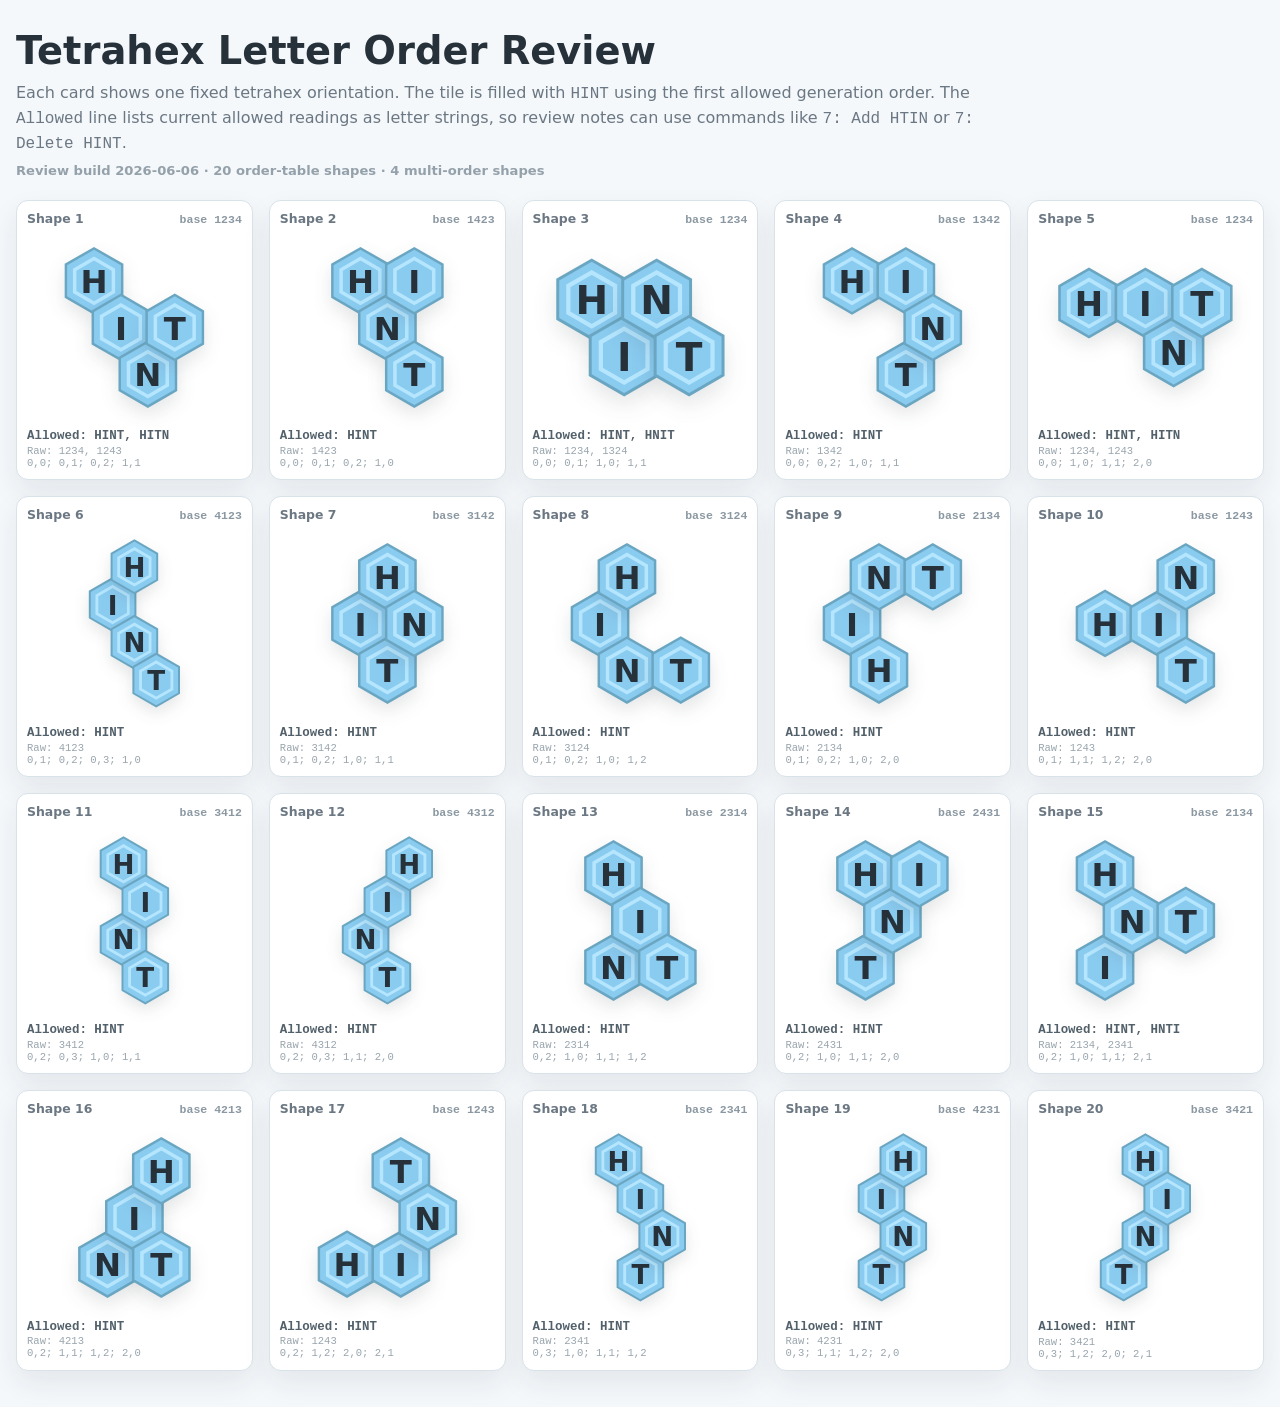
<file: tetrahex-letter-order-review.html>
<!doctype html>
<html lang="en">
<head>
  <meta charset="utf-8">
  <meta name="viewport" content="width=device-width, initial-scale=1">
  <title>Tetrahex Letter Order Review</title>
  <style>
    :root {
      --page: #f4f8fb;
      --card: #ffffff;
      --ink: #26313a;
      --muted: #6b7782;
      --line: #d8e2e9;
      --tile: #8acbf0;
      --tile-edge: #6aa6c1;
      --tile-inner: #b8e8ff;
    }

    * {
      box-sizing: border-box;
    }

    body {
      margin: 0;
      min-height: 100vh;
      background: var(--page);
      color: var(--ink);
      font-family: ui-sans-serif, system-ui, -apple-system, BlinkMacSystemFont, "Segoe UI", sans-serif;
    }

    main {
      width: min(1360px, calc(100vw - 32px));
      margin: 0 auto;
      padding: 28px 0 42px;
    }

    header {
      margin-bottom: 22px;
    }

    h1 {
      margin: 0;
      font-size: clamp(1.65rem, 3vw, 2.6rem);
      letter-spacing: 0;
    }

    code {
      font-family: ui-monospace, SFMono-Regular, Menlo, Consolas, monospace;
    }

    .note {
      max-width: 980px;
      margin: 8px 0 0;
      color: var(--muted);
      font-size: 1rem;
      line-height: 1.45;
    }

    .version-note {
      margin-top: 6px;
      color: #94a1aa;
      font-size: 0.82rem;
      font-weight: 700;
    }

    .gallery {
      display: grid;
      grid-template-columns: repeat(auto-fill, minmax(205px, 1fr));
      gap: 16px;
    }

    .shape-card {
      border: 1px solid var(--line);
      border-radius: 12px;
      background: var(--card);
      box-shadow: 0 12px 28px rgba(34, 44, 52, 0.08);
      padding: 10px;
    }

    .shape-title {
      display: flex;
      justify-content: space-between;
      align-items: baseline;
      gap: 8px;
      margin-bottom: 2px;
      color: var(--muted);
      font-size: 0.78rem;
      font-weight: 800;
    }

    .primary-order,
    .allowed,
    .raw-orders,
    .coords {
      font-family: ui-monospace, SFMono-Regular, Menlo, Consolas, monospace;
    }

    .primary-order {
      font-size: 0.72rem;
      color: #8b98a2;
    }

    svg {
      display: block;
      width: 100%;
      aspect-ratio: 1.08;
      overflow: visible;
    }

    .hex {
      fill: var(--tile);
      stroke: var(--tile-edge);
      stroke-width: 3.8;
      paint-order: stroke fill;
      filter: drop-shadow(0 6px 7px rgba(38, 49, 58, 0.12));
    }

    .inner {
      fill: none;
      stroke: var(--tile-inner);
      stroke-width: 2.7;
      opacity: 0.95;
      pointer-events: none;
    }

    .letter {
      fill: var(--ink);
      font-size: 25px;
      font-weight: 850;
      text-anchor: middle;
      dominant-baseline: central;
      pointer-events: none;
    }

    .allowed {
      margin-top: 2px;
      color: #52606a;
      font-size: 0.78rem;
      font-weight: 800;
      line-height: 1.35;
    }

    .raw-orders,
    .coords {
      overflow: hidden;
      text-overflow: ellipsis;
      white-space: nowrap;
      color: #99a5ad;
      font-size: 0.66rem;
    }
  </style>
</head>
<body>
  <main>
    <header>
      <h1>Tetrahex Letter Order Review</h1>
      <p class="note">
        Each card shows one fixed tetrahex orientation. The tile is filled with
        <code>HINT</code> using the first allowed generation order. The
        <code>Allowed</code> line lists current allowed readings as letter
        strings, so review notes can use commands like <code>7: Add HTIN</code>
        or <code>7: Delete HINT</code>.
      </p>
      <div class="version-note" id="versionNote">Loading...</div>
    </header>

    <section class="gallery" id="gallery"></section>
  </main>

  <script>
    const HEX_SIZE = 24;
    const WORD = "HINT";
    const OUTER_POINTS = hexPoints(HEX_SIZE).map(([x, y]) => `${x},${y}`).join(" ");
    const INNER_POINTS = hexPoints(HEX_SIZE * 0.72).map(([x, y]) => `${x},${y}`).join(" ");

    render();

    async function render() {
      const ordersByCoords = await fetchJson("data/tetrahex-generation-orders.json");
      const entries = Object.entries(ordersByCoords).map(([shapeKey, coordOrders], index) => ({
        shape: parseShape(shapeKey),
        shapeNumber: index + 1,
        orders: ordersForShapeKey(shapeKey, coordOrders),
      }));
      const gallery = document.querySelector("#gallery");
      let multiOrderCount = 0;

      gallery.textContent = "";
      entries.forEach(({ shape, shapeNumber, orders }) => {
        if (orders.length > 1) {
          multiOrderCount += 1;
        }

        gallery.append(makeCard(shape, shapeNumber, orders));
      });

      document.querySelector("#versionNote").textContent =
        `Review build 2026-06-06 · ${entries.length} order-table shapes · ${multiOrderCount} multi-order shapes`;
    }

    async function fetchText(url) {
      const response = await fetch(url);
      if (!response.ok) {
        throw new Error(`Could not load ${url}`);
      }
      return response.text();
    }

    async function fetchJson(url) {
      const response = await fetch(url);
      if (!response.ok) {
        throw new Error(`Could not load ${url}`);
      }
      return response.json();
    }

    function ordersForShapeKey(shapeKey, coordOrders) {
      const coordStrings = shapeKey.split(";");

      return coordOrders.map((coordOrder) => coordOrder
        .map((coord) => String(coordStrings.indexOf(coord) + 1))
        .join(""));
    }

    function makeCard(shape, shapeNumber, orders) {
      const card = document.createElement("article");
      const title = document.createElement("div");
      const svg = document.createElementNS("http://www.w3.org/2000/svg", "svg");
      const allowed = document.createElement("div");
      const rawOrders = document.createElement("div");
      const coords = document.createElement("div");
      const primaryOrder = orders[0] || "1234";
      const lettersByCell = lettersForOrder(primaryOrder);
      const allowedReadings = orders.map((order) => readingForOrder(order, lettersByCell));

      card.className = "shape-card";
      title.className = "shape-title";
      title.innerHTML = `<span>Shape ${shapeNumber}</span><span class="primary-order">base ${primaryOrder}</span>`;
      svg.setAttribute("viewBox", boundsFor(shape, HEX_SIZE).join(" "));
      svg.setAttribute("role", "img");
      svg.setAttribute("aria-label", `Tetrahex shape ${shapeNumber}, allowed readings ${allowedReadings.join(", ")}`);

      shape.forEach(([q, r], cellIndex) => {
        const [x, y] = axialToPixel(q, r, HEX_SIZE);
        const outer = document.createElementNS("http://www.w3.org/2000/svg", "polygon");
        const inner = document.createElementNS("http://www.w3.org/2000/svg", "polygon");
        const letter = document.createElementNS("http://www.w3.org/2000/svg", "text");

        outer.setAttribute("class", "hex");
        outer.setAttribute("points", OUTER_POINTS);
        outer.setAttribute("transform", `translate(${x} ${y})`);
        inner.setAttribute("class", "inner");
        inner.setAttribute("points", INNER_POINTS);
        inner.setAttribute("transform", `translate(${x} ${y})`);
        letter.setAttribute("class", "letter");
        letter.setAttribute("x", x);
        letter.setAttribute("y", y + 1);
        letter.textContent = lettersByCell[cellIndex] || "";
        svg.append(outer, inner, letter);
      });

      allowed.className = "allowed";
      allowed.textContent = `Allowed: ${allowedReadings.join(", ")}`;
      rawOrders.className = "raw-orders";
      rawOrders.textContent = `Raw: ${orders.join(", ")}`;
      coords.className = "coords";
      coords.textContent = shape.map(([q, r]) => `${q},${r}`).join("; ");
      card.append(title, svg, allowed, rawOrders, coords);
      return card;
    }

    function lettersForOrder(order) {
      const letters = [];

      [...order].forEach((rawIndex, letterIndex) => {
        letters[Number(rawIndex) - 1] = WORD[letterIndex];
      });

      return letters;
    }

    function readingForOrder(order, lettersByCell) {
      return [...order].map((rawIndex) => lettersByCell[Number(rawIndex) - 1]).join("");
    }

    function parseShape(line) {
      return line.split(";").map((part) => part.split(",").map(Number));
    }

    function axialToPixel(q, r, size) {
      return [
        size * Math.sqrt(3) * (q + r / 2),
        size * 1.5 * r,
      ];
    }

    function hexPoints(size) {
      const points = [];

      for (let i = 0; i < 6; i += 1) {
        const angle = Math.PI / 180 * (60 * i - 30);
        points.push([Math.cos(angle) * size, Math.sin(angle) * size]);
      }

      return points;
    }

    function boundsFor(shape, size) {
      const points = shape.flatMap(([q, r]) => {
        const [x, y] = axialToPixel(q, r, size);
        return hexPoints(size).map(([px, py]) => [x + px, y + py]);
      });
      const xs = points.map(([x]) => x);
      const ys = points.map(([, y]) => y);
      const pad = size * 0.7;
      const minX = Math.min(...xs) - pad;
      const minY = Math.min(...ys) - pad;
      const maxX = Math.max(...xs) + pad;
      const maxY = Math.max(...ys) + pad;

      return [minX, minY, maxX - minX, maxY - minY];
    }
  </script>
</body>
</html>
</file>
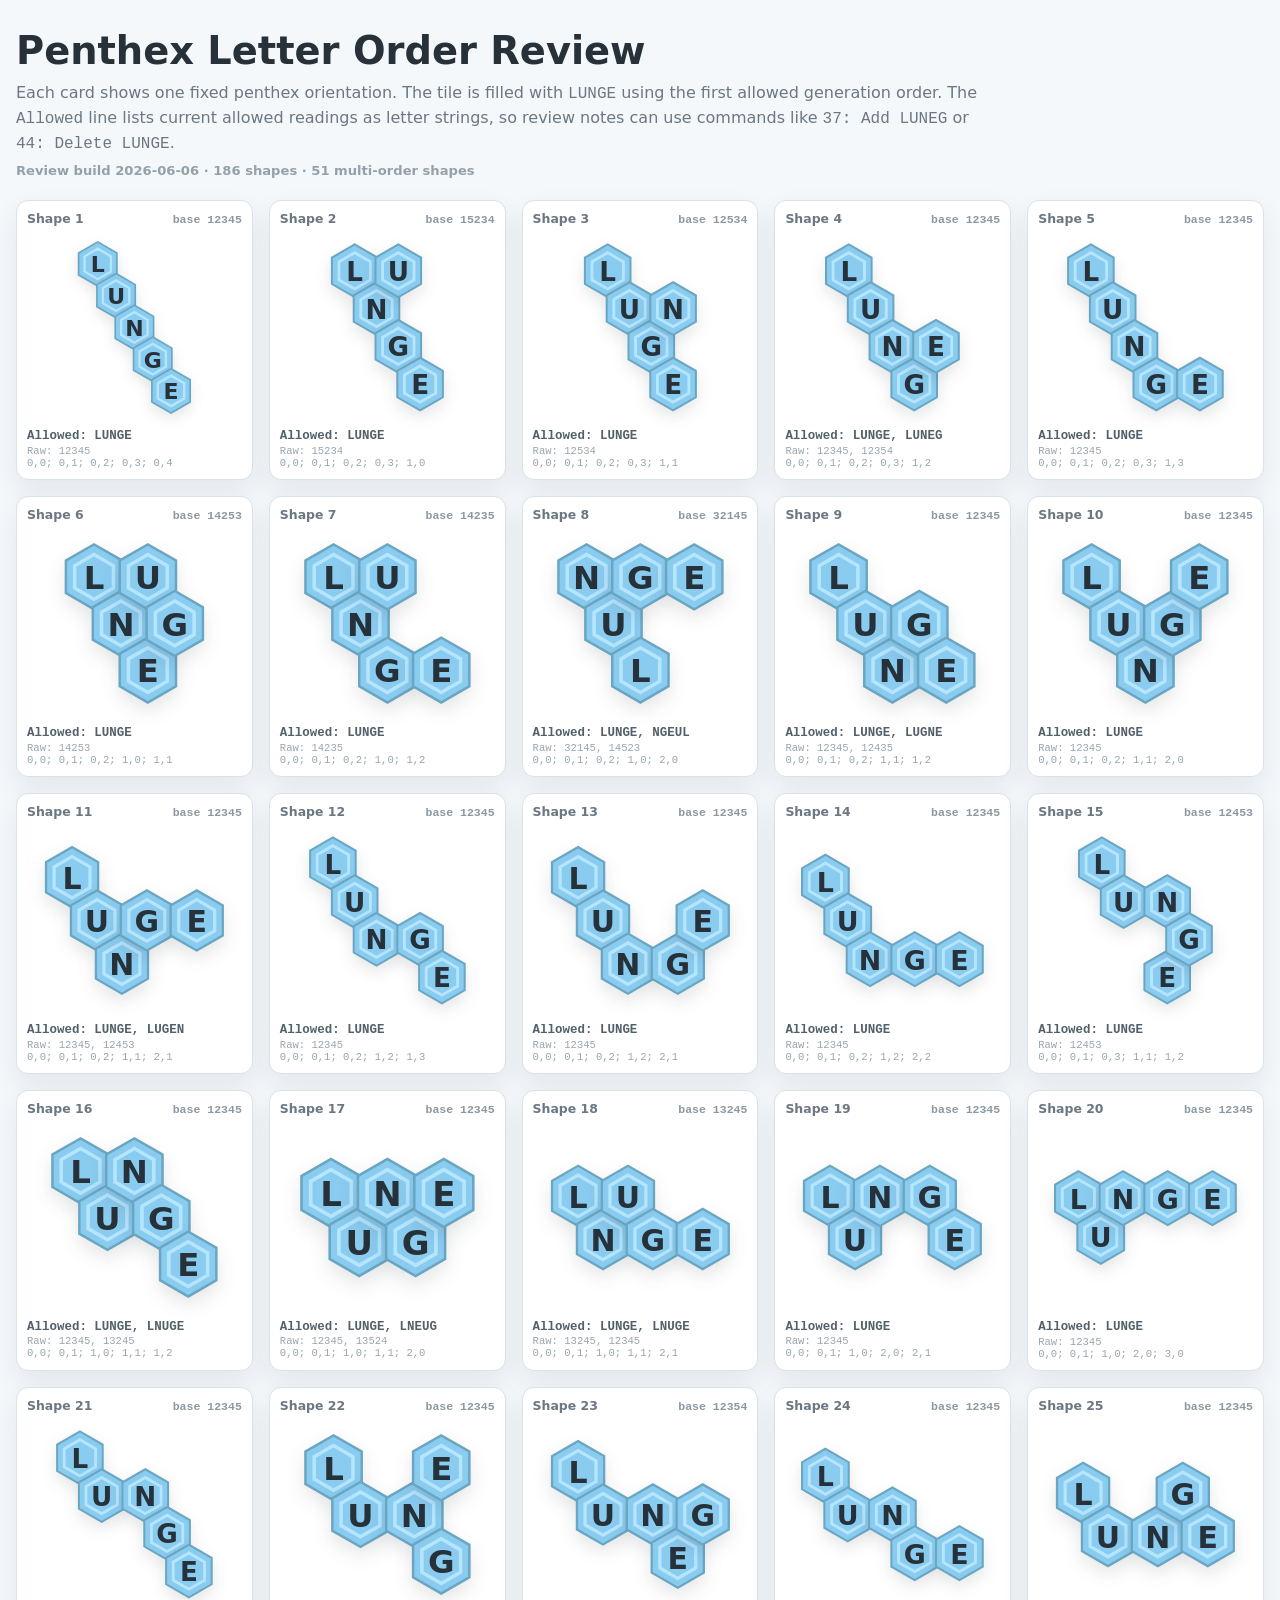
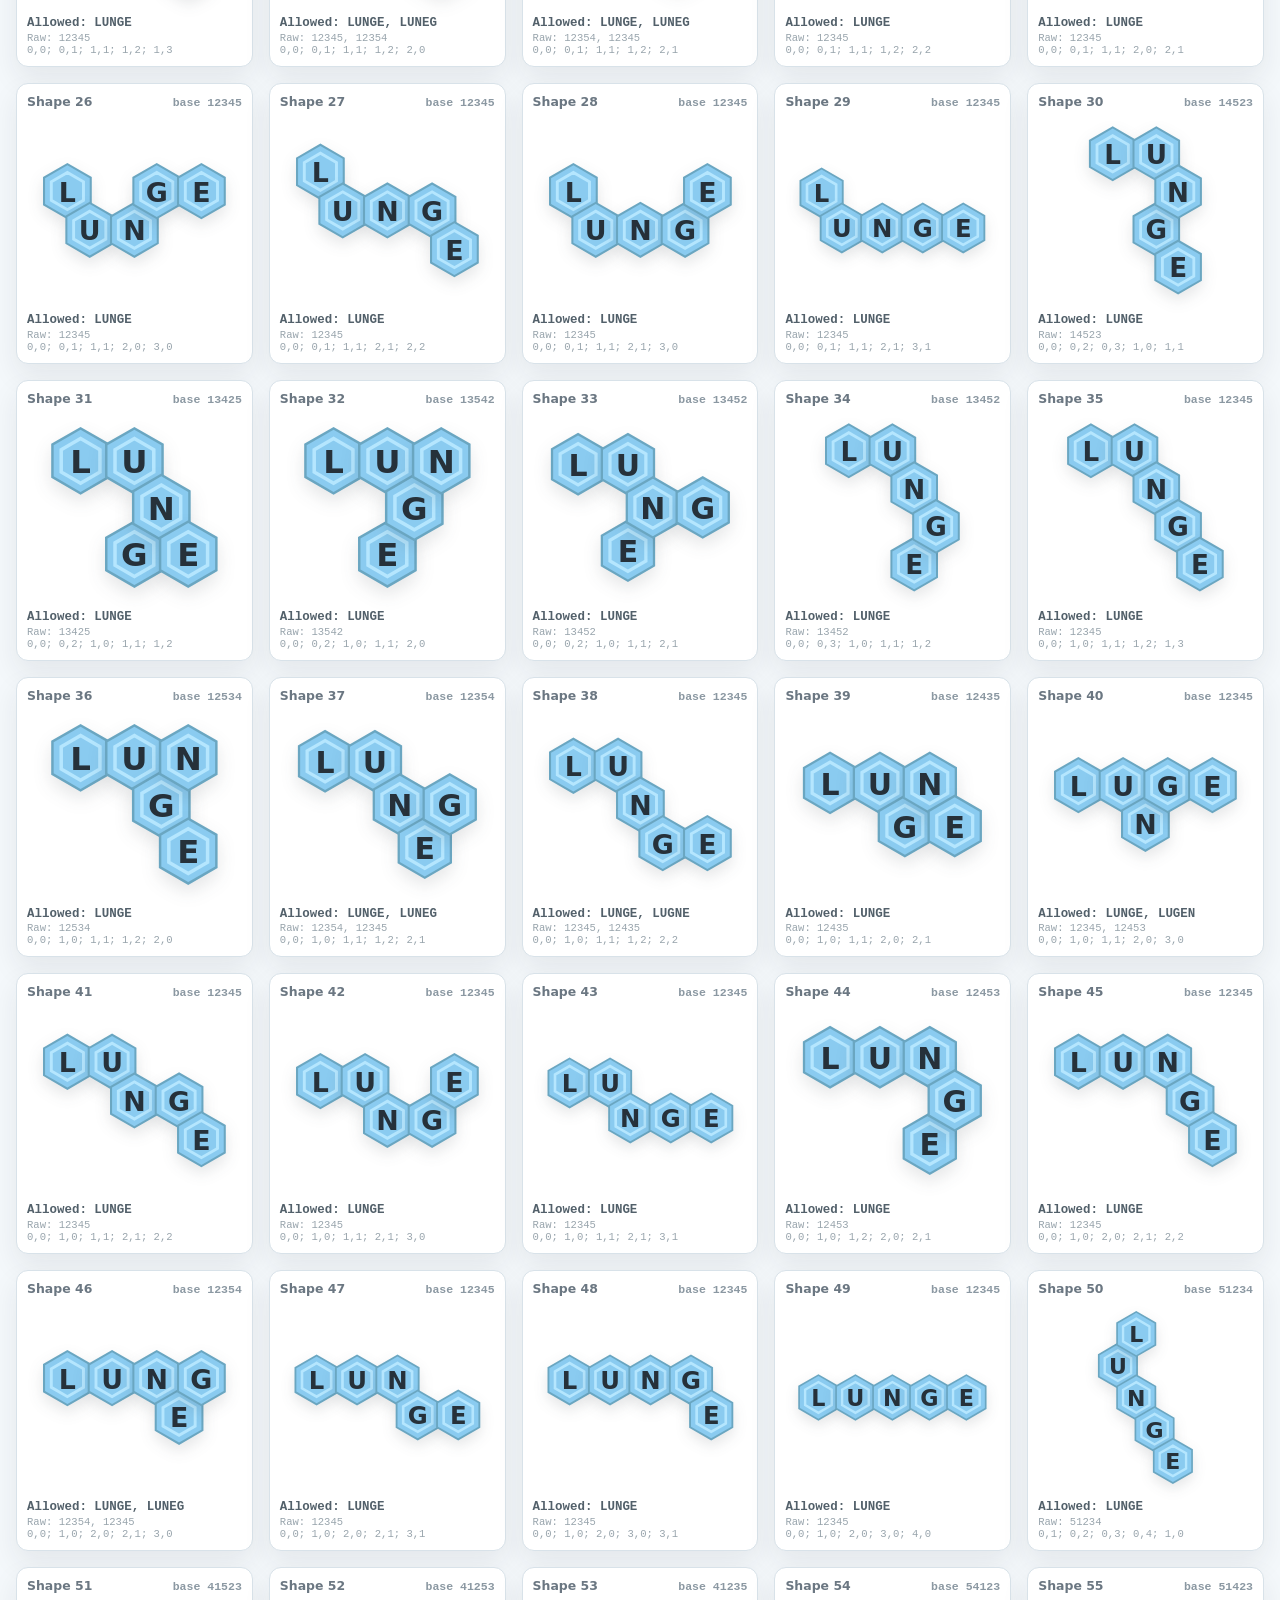
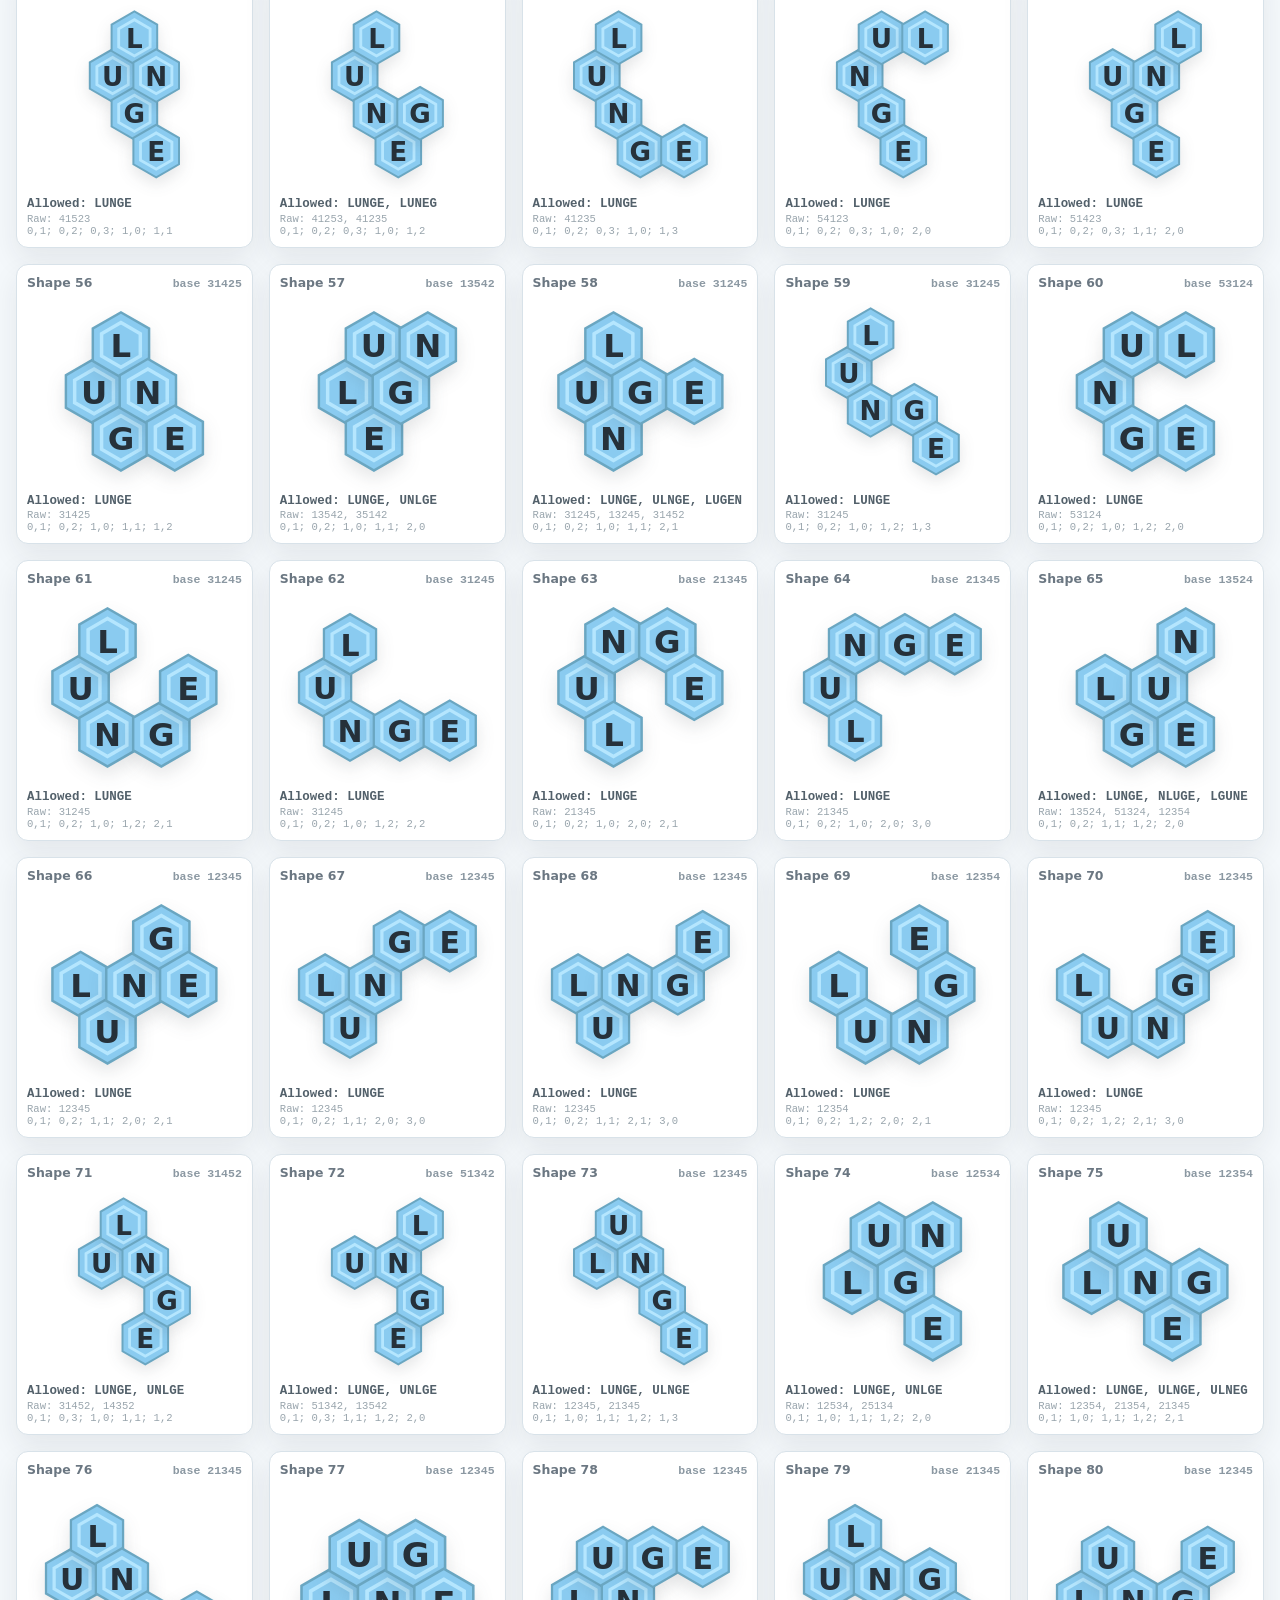
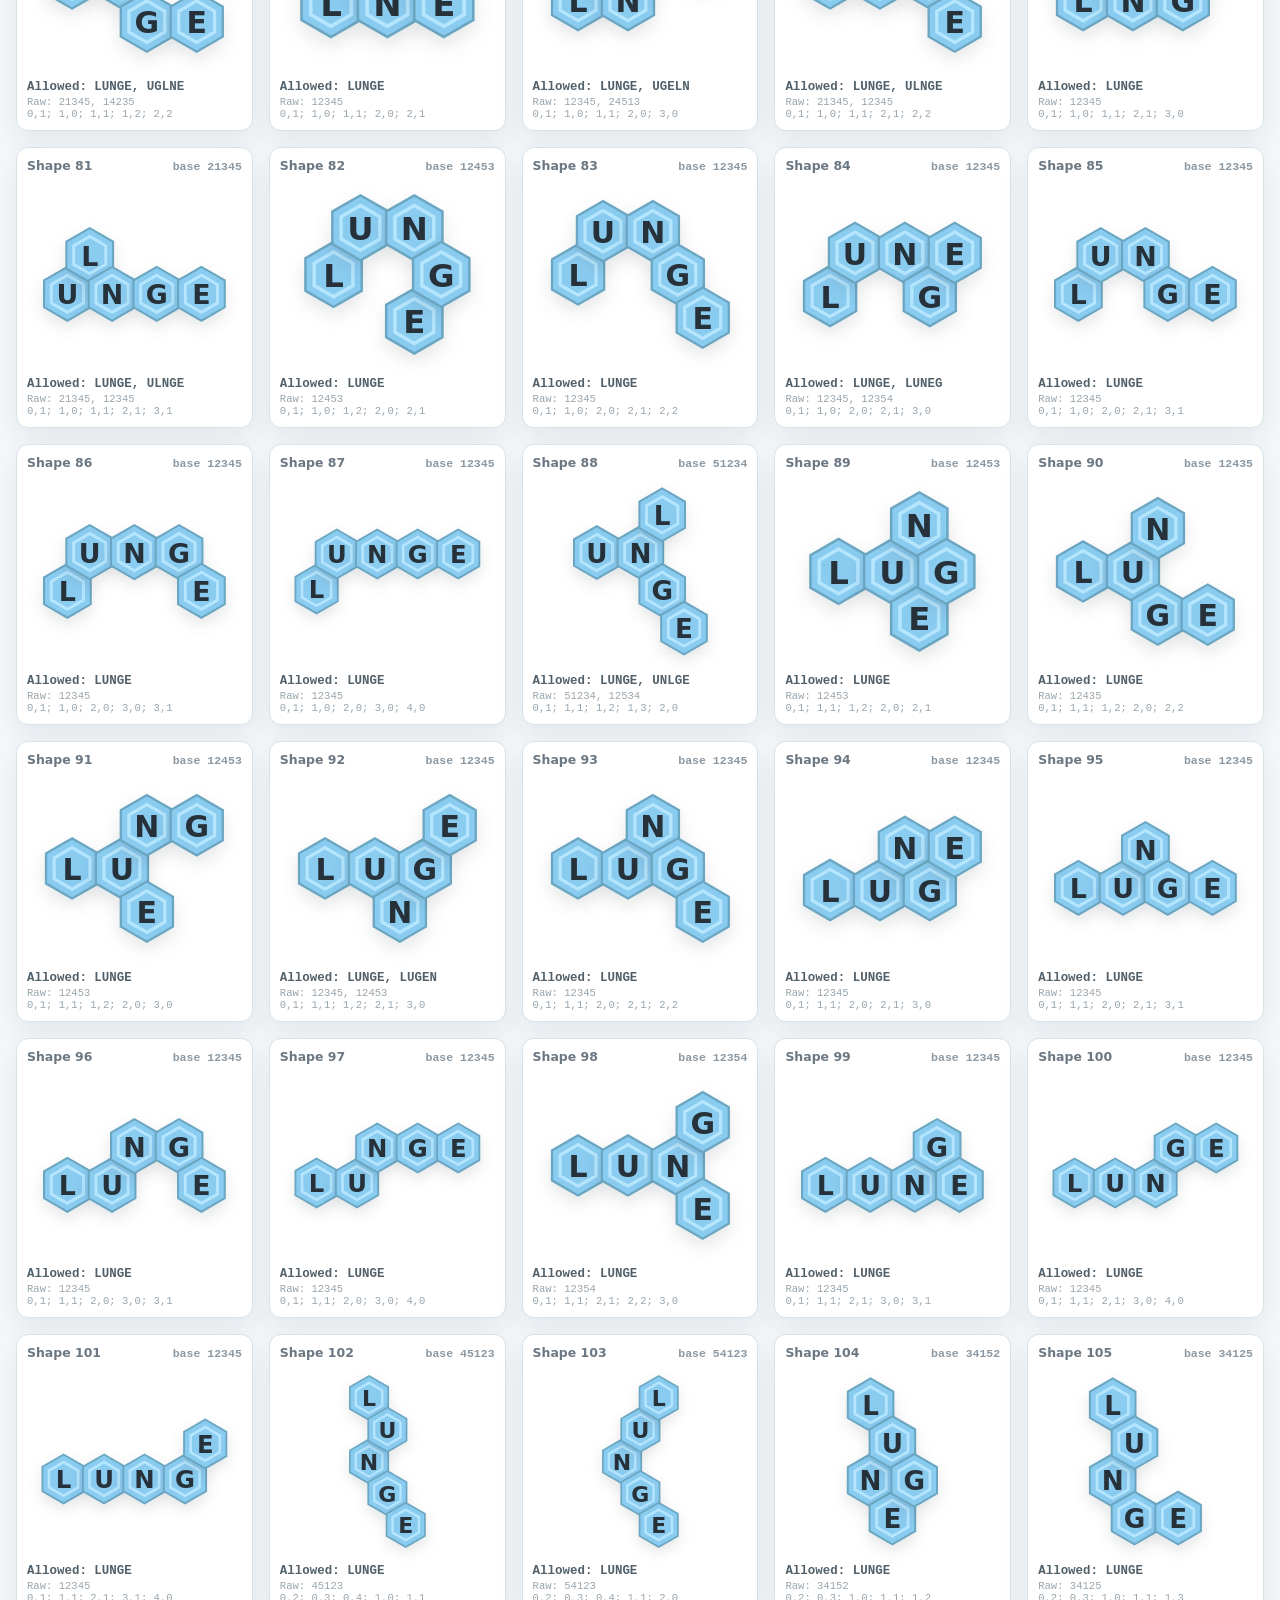
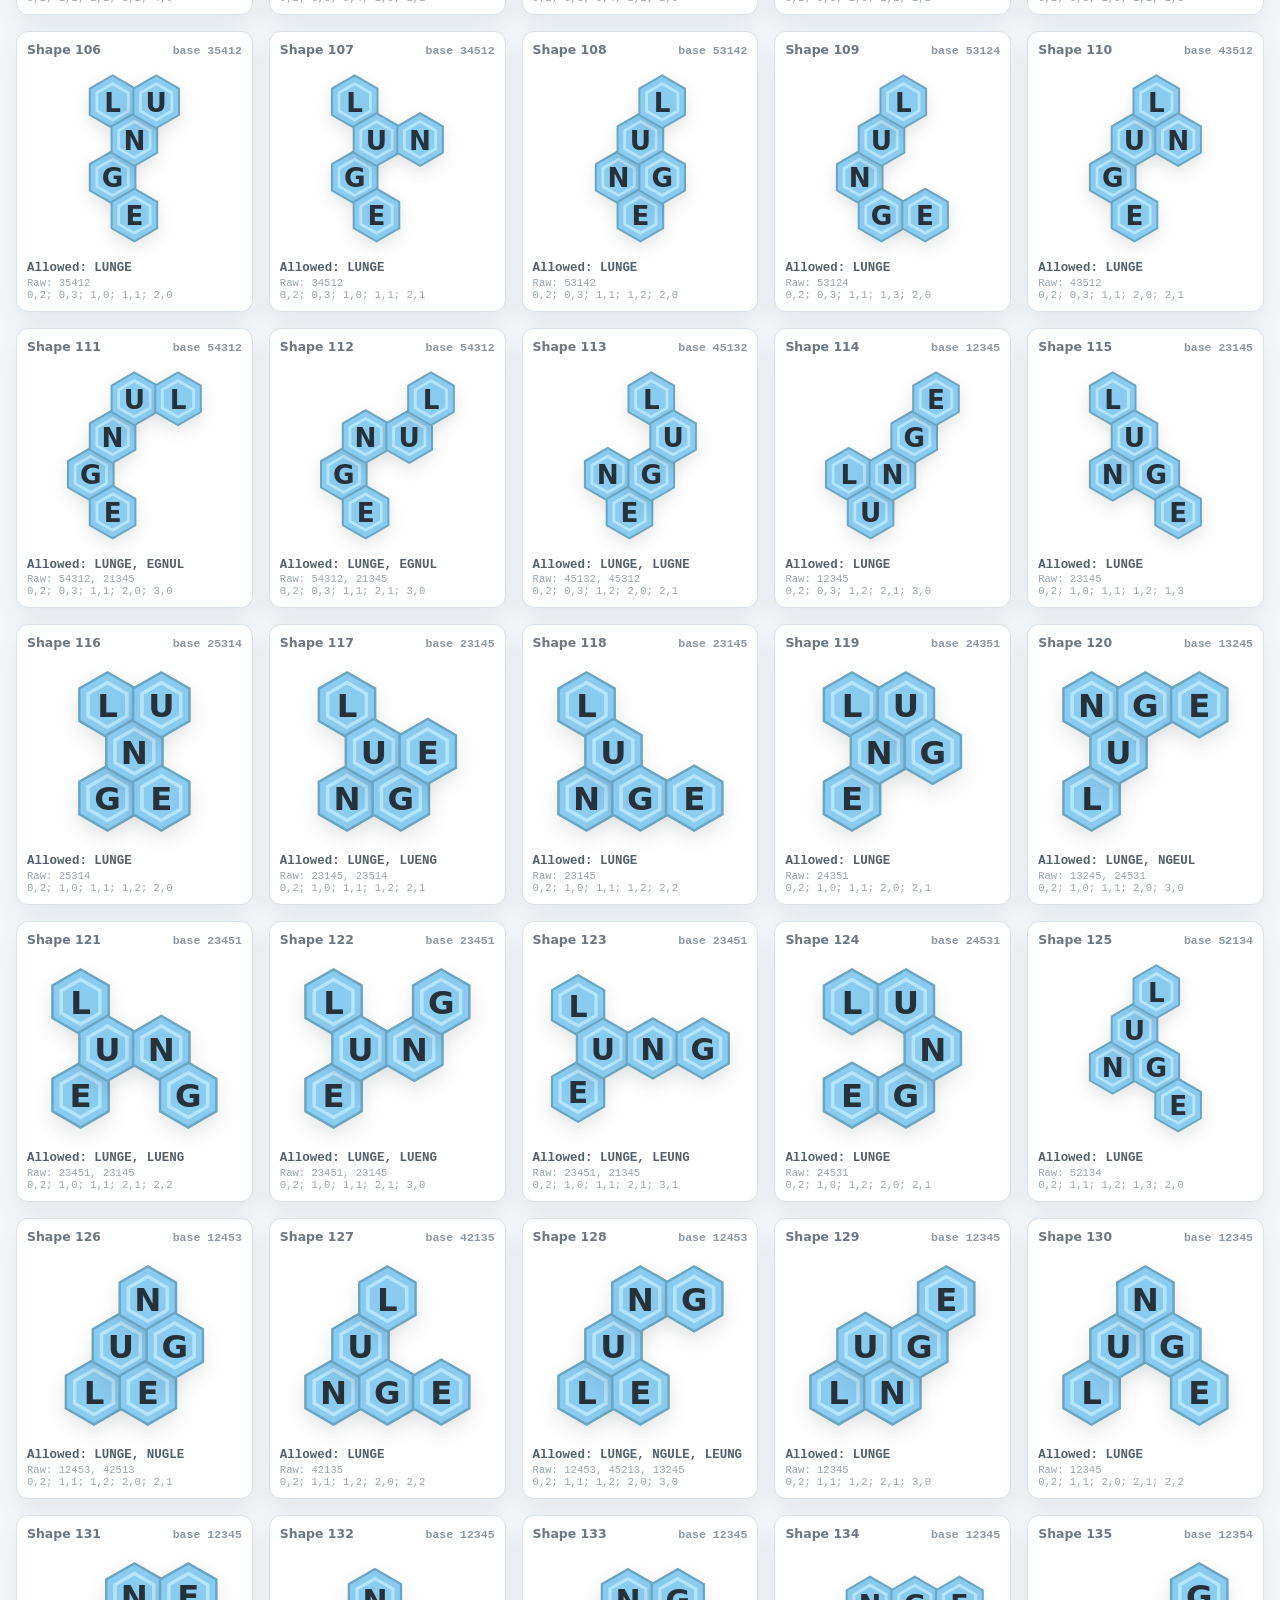
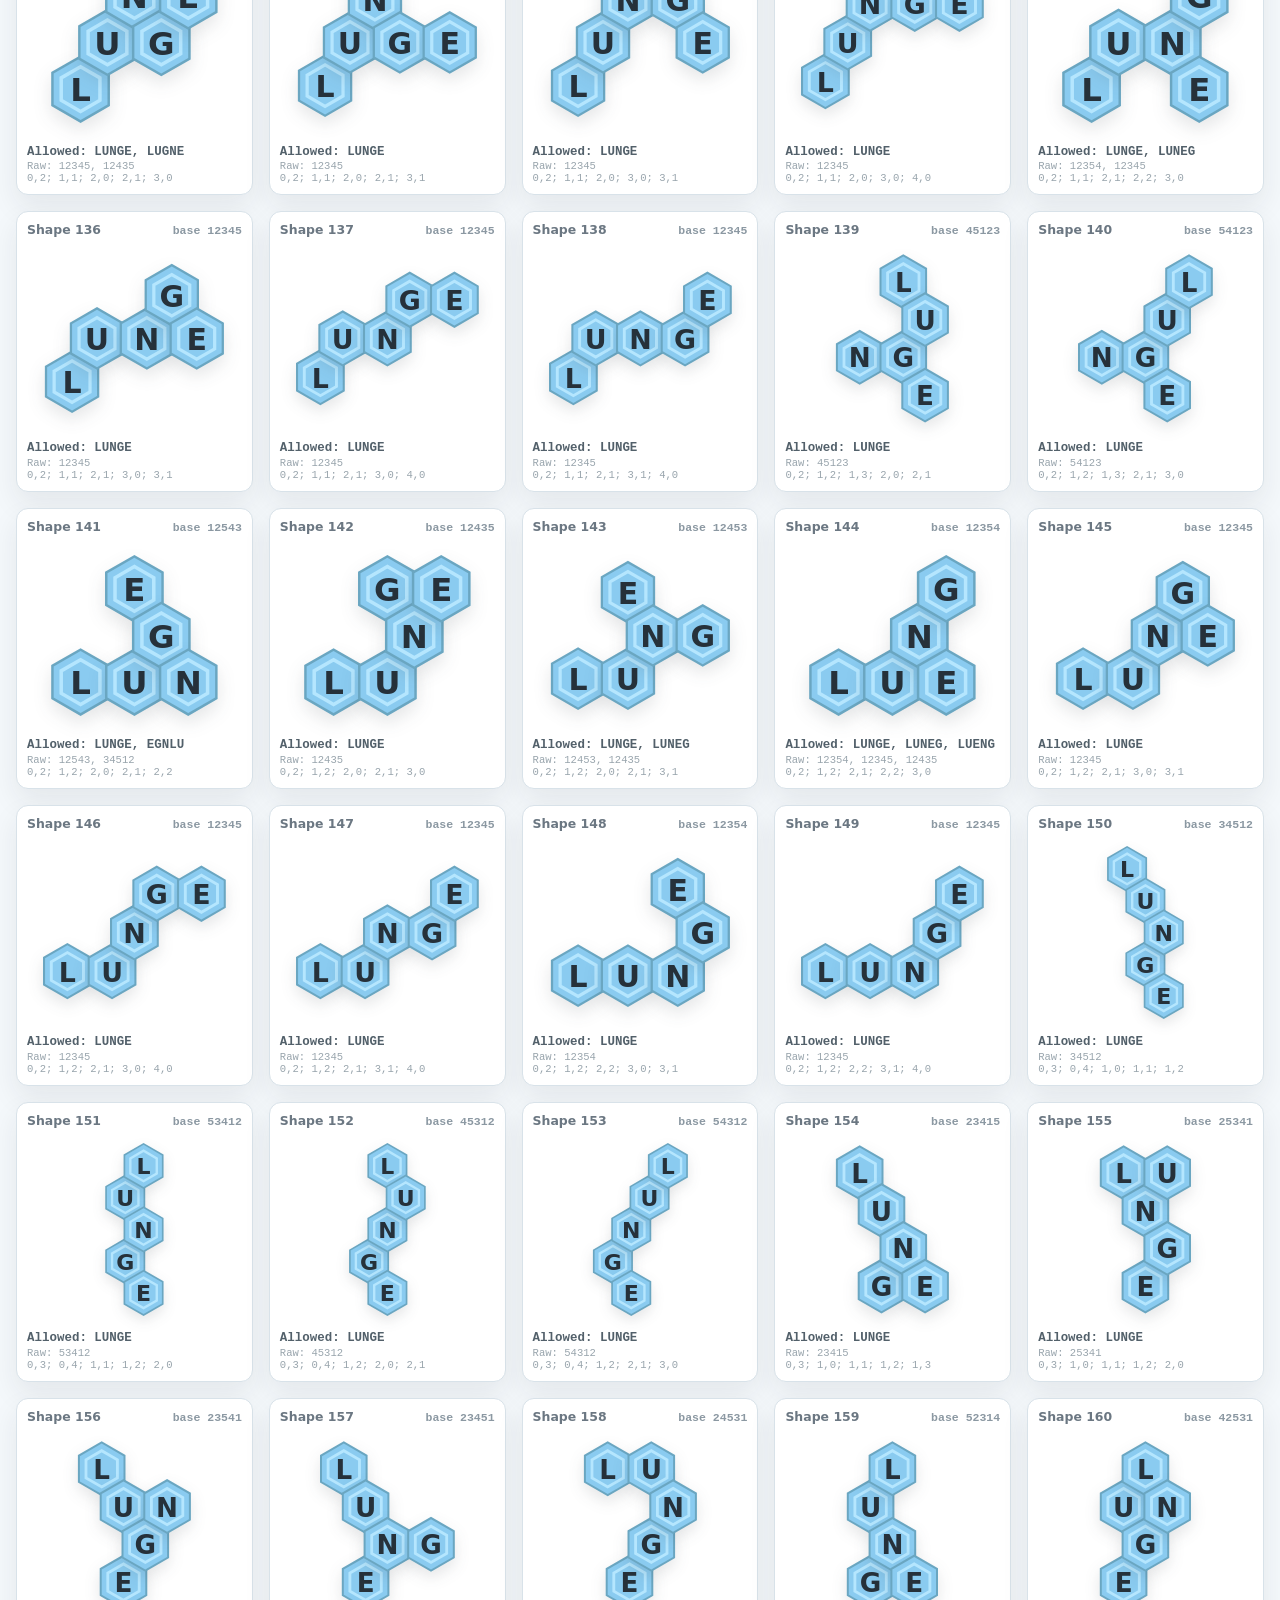
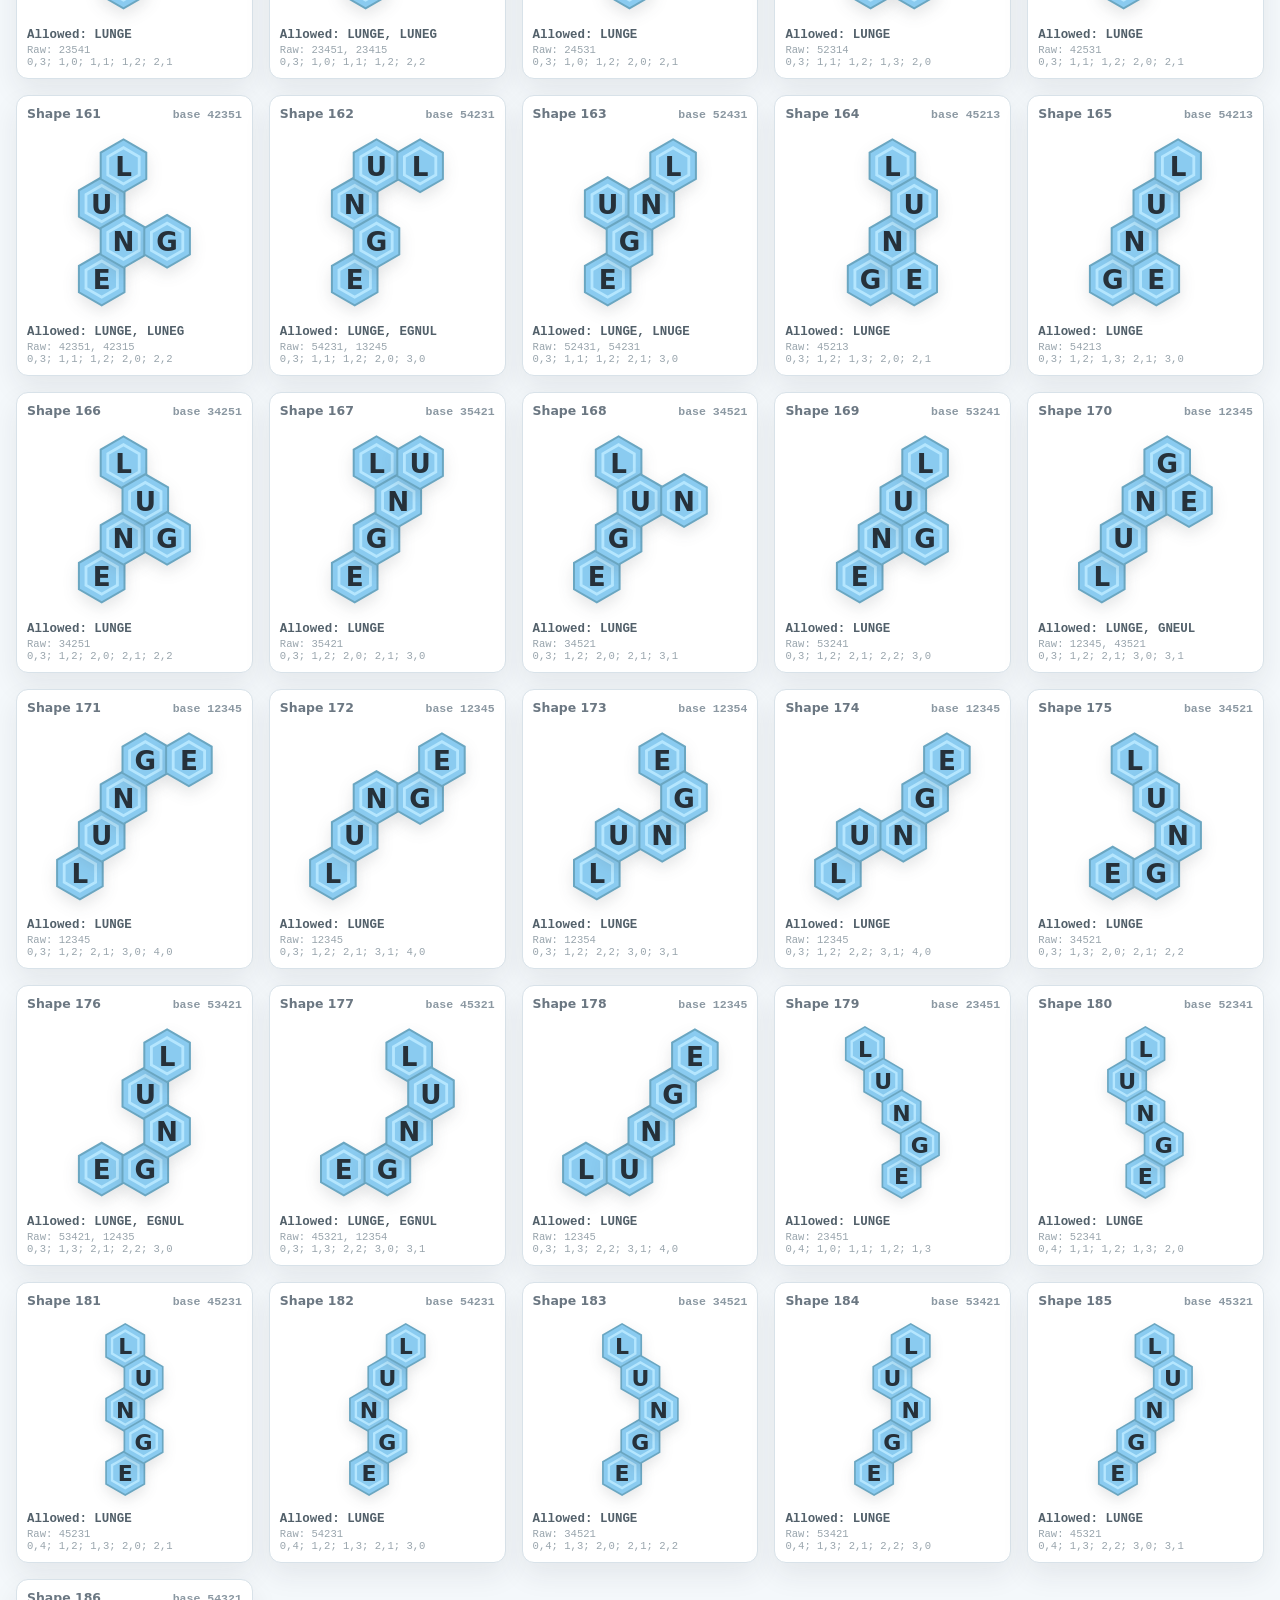
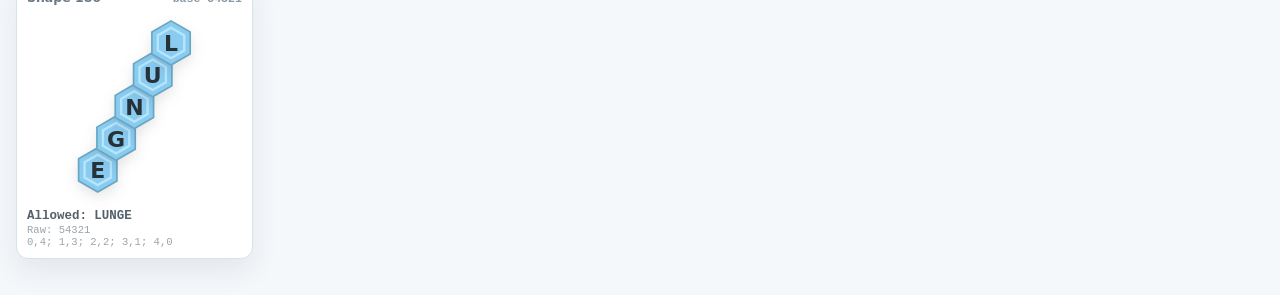
<file: docs/penthex-letter-order-review.html>
<!doctype html>
<html lang="en">
<head>
  <meta charset="utf-8">
  <meta name="viewport" content="width=device-width, initial-scale=1">
  <title>Penthex Letter Order Review</title>
  <style>
    :root {
      --page: #f4f8fb;
      --card: #ffffff;
      --ink: #26313a;
      --muted: #6b7782;
      --line: #d8e2e9;
      --tile: #8acbf0;
      --tile-edge: #6aa6c1;
      --tile-inner: #b8e8ff;
    }

    * {
      box-sizing: border-box;
    }

    body {
      margin: 0;
      min-height: 100vh;
      background: var(--page);
      color: var(--ink);
      font-family: ui-sans-serif, system-ui, -apple-system, BlinkMacSystemFont, "Segoe UI", sans-serif;
    }

    main {
      width: min(1360px, calc(100vw - 32px));
      margin: 0 auto;
      padding: 28px 0 42px;
    }

    header {
      margin-bottom: 22px;
    }

    h1 {
      margin: 0;
      font-size: clamp(1.65rem, 3vw, 2.6rem);
      letter-spacing: 0;
    }

    code {
      font-family: ui-monospace, SFMono-Regular, Menlo, Consolas, monospace;
    }

    .note {
      max-width: 980px;
      margin: 8px 0 0;
      color: var(--muted);
      font-size: 1rem;
      line-height: 1.45;
    }

    .version-note {
      margin-top: 6px;
      color: #94a1aa;
      font-size: 0.82rem;
      font-weight: 700;
    }

    .gallery {
      display: grid;
      grid-template-columns: repeat(auto-fill, minmax(205px, 1fr));
      gap: 16px;
    }

    .shape-card {
      border: 1px solid var(--line);
      border-radius: 12px;
      background: var(--card);
      box-shadow: 0 12px 28px rgba(34, 44, 52, 0.08);
      padding: 10px;
    }

    .shape-title {
      display: flex;
      justify-content: space-between;
      align-items: baseline;
      gap: 8px;
      margin-bottom: 2px;
      color: var(--muted);
      font-size: 0.78rem;
      font-weight: 800;
    }

    .primary-order,
    .allowed,
    .raw-orders,
    .coords {
      font-family: ui-monospace, SFMono-Regular, Menlo, Consolas, monospace;
    }

    .primary-order {
      font-size: 0.72rem;
      color: #8b98a2;
    }

    svg {
      display: block;
      width: 100%;
      aspect-ratio: 1.08;
      overflow: visible;
    }

    .hex {
      fill: var(--tile);
      stroke: var(--tile-edge);
      stroke-width: 3.8;
      paint-order: stroke fill;
      filter: drop-shadow(0 6px 7px rgba(38, 49, 58, 0.12));
    }

    .inner {
      fill: none;
      stroke: var(--tile-inner);
      stroke-width: 2.7;
      opacity: 0.95;
      pointer-events: none;
    }

    .letter {
      fill: var(--ink);
      font-size: 25px;
      font-weight: 850;
      text-anchor: middle;
      dominant-baseline: central;
      pointer-events: none;
    }

    .allowed {
      margin-top: 2px;
      color: #52606a;
      font-size: 0.78rem;
      font-weight: 800;
      line-height: 1.35;
    }

    .raw-orders,
    .coords {
      overflow: hidden;
      text-overflow: ellipsis;
      white-space: nowrap;
      color: #99a5ad;
      font-size: 0.66rem;
    }
  </style>
</head>
<body>
  <main>
    <header>
      <h1>Penthex Letter Order Review</h1>
      <p class="note">
        Each card shows one fixed penthex orientation. The tile is filled with
        <code>LUNGE</code> using the first allowed generation order. The
        <code>Allowed</code> line lists current allowed readings as letter
        strings, so review notes can use commands like <code>37: Add LUNEG</code>
        or <code>44: Delete LUNGE</code>.
      </p>
      <div class="version-note" id="versionNote">Loading...</div>
    </header>

    <section class="gallery" id="gallery"></section>
  </main>

  <script>
    const HEX_SIZE = 24;
    const WORD = "LUNGE";
    const OUTER_POINTS = hexPoints(HEX_SIZE).map(([x, y]) => `${x},${y}`).join(" ");
    const INNER_POINTS = hexPoints(HEX_SIZE * 0.72).map(([x, y]) => `${x},${y}`).join(" ");

    render();

    async function render() {
      const [shapesText, orders] = await Promise.all([
        fetchText("../data/penthex-shapes.txt"),
        fetchJson("../data/penthex-generation-orders.json"),
      ]);
      const shapes = shapesText.trim().split(/\n+/).map(parseShape);
      const gallery = document.querySelector("#gallery");
      let multiOrderCount = 0;

      gallery.textContent = "";
      shapes.forEach((shape, index) => {
        const shapeIndex = String(index + 1);
        const shapeOrders = orders[shapeIndex] || [];

        if (shapeOrders.length > 1) {
          multiOrderCount += 1;
        }

        gallery.append(makeCard(shape, index + 1, shapeOrders));
      });

      document.querySelector("#versionNote").textContent =
        `Review build 2026-06-06 · ${shapes.length} shapes · ${multiOrderCount} multi-order shapes`;
    }

    async function fetchText(url) {
      const response = await fetch(url);
      if (!response.ok) {
        throw new Error(`Could not load ${url}`);
      }
      return response.text();
    }

    async function fetchJson(url) {
      const response = await fetch(url);
      if (!response.ok) {
        throw new Error(`Could not load ${url}`);
      }
      return response.json();
    }

    function makeCard(shape, shapeNumber, orders) {
      const card = document.createElement("article");
      const title = document.createElement("div");
      const svg = document.createElementNS("http://www.w3.org/2000/svg", "svg");
      const allowed = document.createElement("div");
      const rawOrders = document.createElement("div");
      const coords = document.createElement("div");
      const primaryOrder = orders[0] || "12345";
      const lettersByCell = lettersForOrder(primaryOrder);
      const allowedReadings = orders.map((order) => readingForOrder(order, lettersByCell));

      card.className = "shape-card";
      title.className = "shape-title";
      title.innerHTML = `<span>Shape ${shapeNumber}</span><span class="primary-order">base ${primaryOrder}</span>`;
      svg.setAttribute("viewBox", boundsFor(shape, HEX_SIZE).join(" "));
      svg.setAttribute("role", "img");
      svg.setAttribute("aria-label", `Penthex shape ${shapeNumber}, allowed readings ${allowedReadings.join(", ")}`);

      shape.forEach(([q, r], cellIndex) => {
        const [x, y] = axialToPixel(q, r, HEX_SIZE);
        const outer = document.createElementNS("http://www.w3.org/2000/svg", "polygon");
        const inner = document.createElementNS("http://www.w3.org/2000/svg", "polygon");
        const letter = document.createElementNS("http://www.w3.org/2000/svg", "text");

        outer.setAttribute("class", "hex");
        outer.setAttribute("points", OUTER_POINTS);
        outer.setAttribute("transform", `translate(${x} ${y})`);
        inner.setAttribute("class", "inner");
        inner.setAttribute("points", INNER_POINTS);
        inner.setAttribute("transform", `translate(${x} ${y})`);
        letter.setAttribute("class", "letter");
        letter.setAttribute("x", x);
        letter.setAttribute("y", y + 1);
        letter.textContent = lettersByCell[cellIndex] || "";
        svg.append(outer, inner, letter);
      });

      allowed.className = "allowed";
      allowed.textContent = `Allowed: ${allowedReadings.join(", ")}`;
      rawOrders.className = "raw-orders";
      rawOrders.textContent = `Raw: ${orders.join(", ")}`;
      coords.className = "coords";
      coords.textContent = shape.map(([q, r]) => `${q},${r}`).join("; ");
      card.append(title, svg, allowed, rawOrders, coords);
      return card;
    }

    function lettersForOrder(order) {
      const letters = [];

      [...order].forEach((rawIndex, letterIndex) => {
        letters[Number(rawIndex) - 1] = WORD[letterIndex];
      });

      return letters;
    }

    function readingForOrder(order, lettersByCell) {
      return [...order].map((rawIndex) => lettersByCell[Number(rawIndex) - 1]).join("");
    }

    function parseShape(line) {
      return line.split(";").map((part) => part.split(",").map(Number));
    }

    function axialToPixel(q, r, size) {
      return [
        size * Math.sqrt(3) * (q + r / 2),
        size * 1.5 * r,
      ];
    }

    function hexPoints(size) {
      const points = [];

      for (let i = 0; i < 6; i += 1) {
        const angle = Math.PI / 180 * (60 * i - 30);
        points.push([Math.cos(angle) * size, Math.sin(angle) * size]);
      }

      return points;
    }

    function boundsFor(shape, size) {
      const points = shape.flatMap(([q, r]) => {
        const [x, y] = axialToPixel(q, r, size);
        return hexPoints(size).map(([px, py]) => [x + px, y + py]);
      });
      const xs = points.map(([x]) => x);
      const ys = points.map(([, y]) => y);
      const pad = size * 0.7;
      const minX = Math.min(...xs) - pad;
      const minY = Math.min(...ys) - pad;
      const maxX = Math.max(...xs) + pad;
      const maxY = Math.max(...ys) + pad;

      return [minX, minY, maxX - minX, maxY - minY];
    }
  </script>
</body>
</html>
</file>
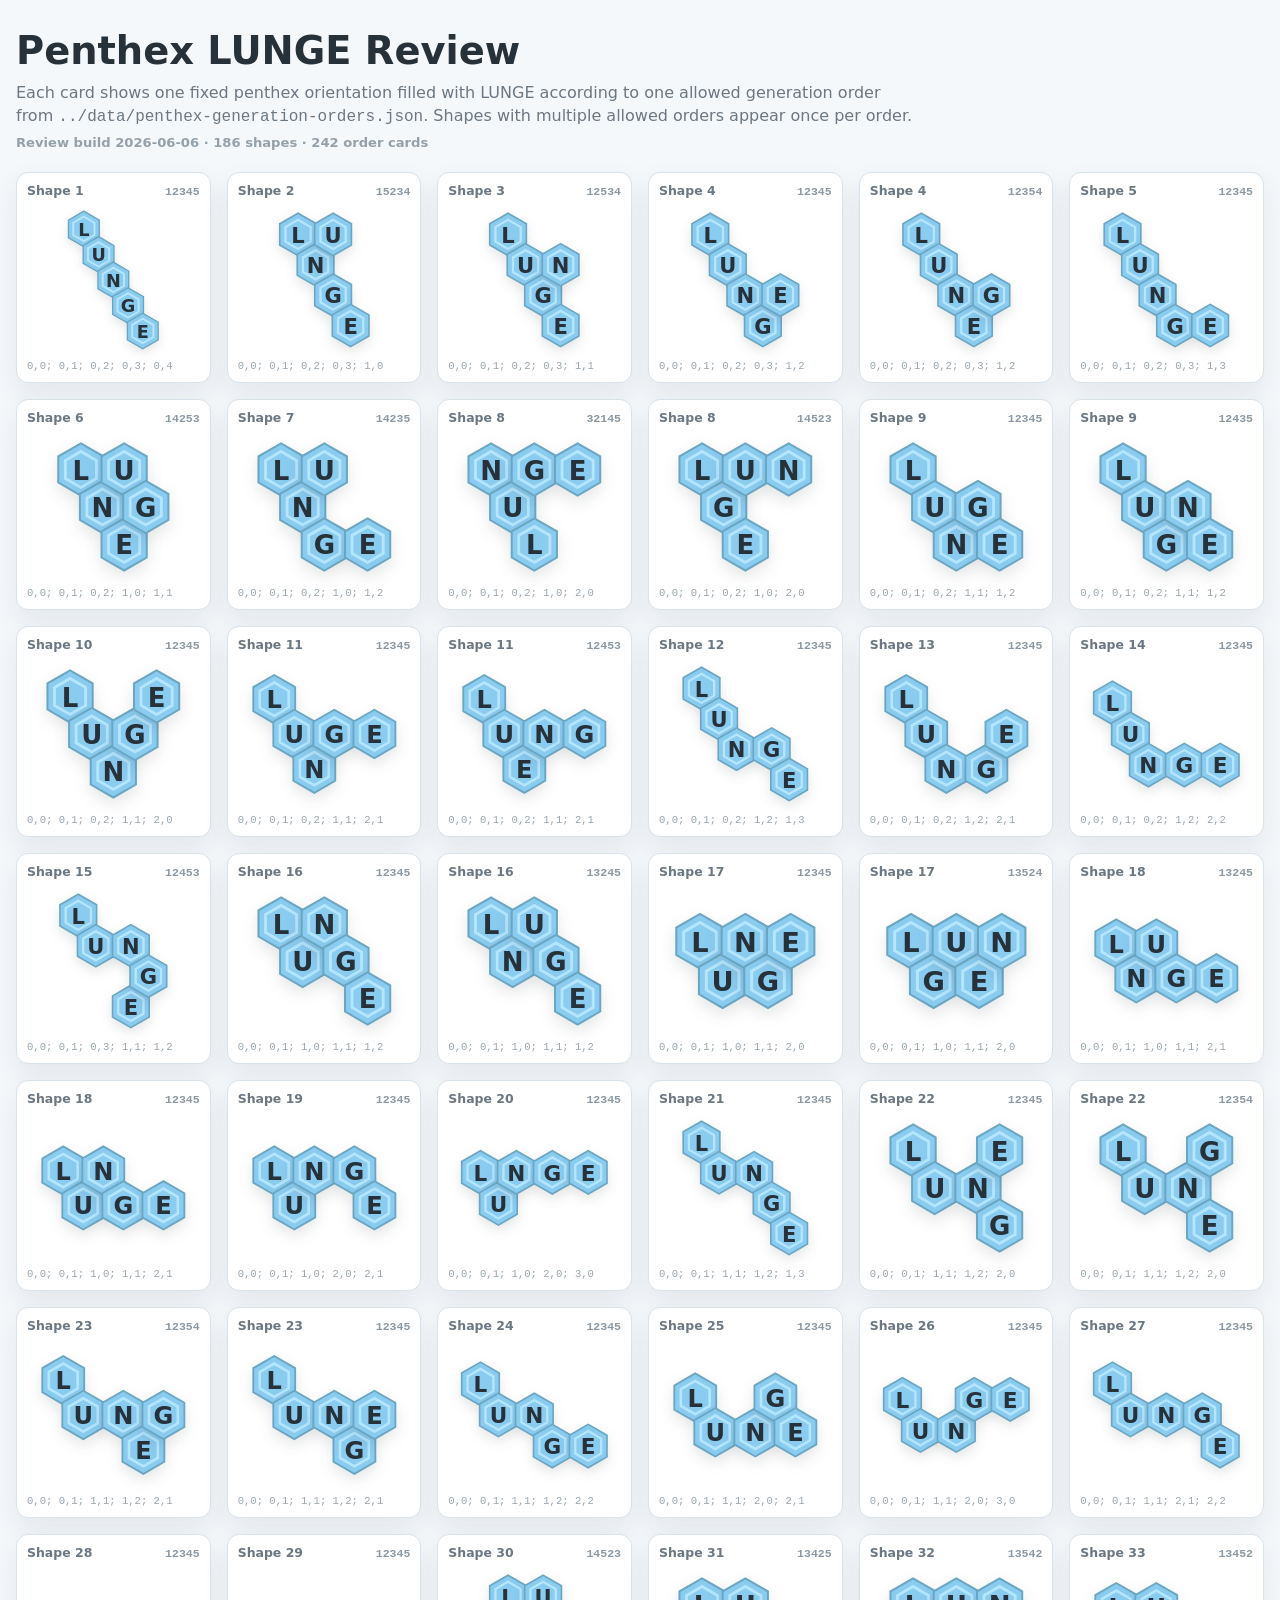
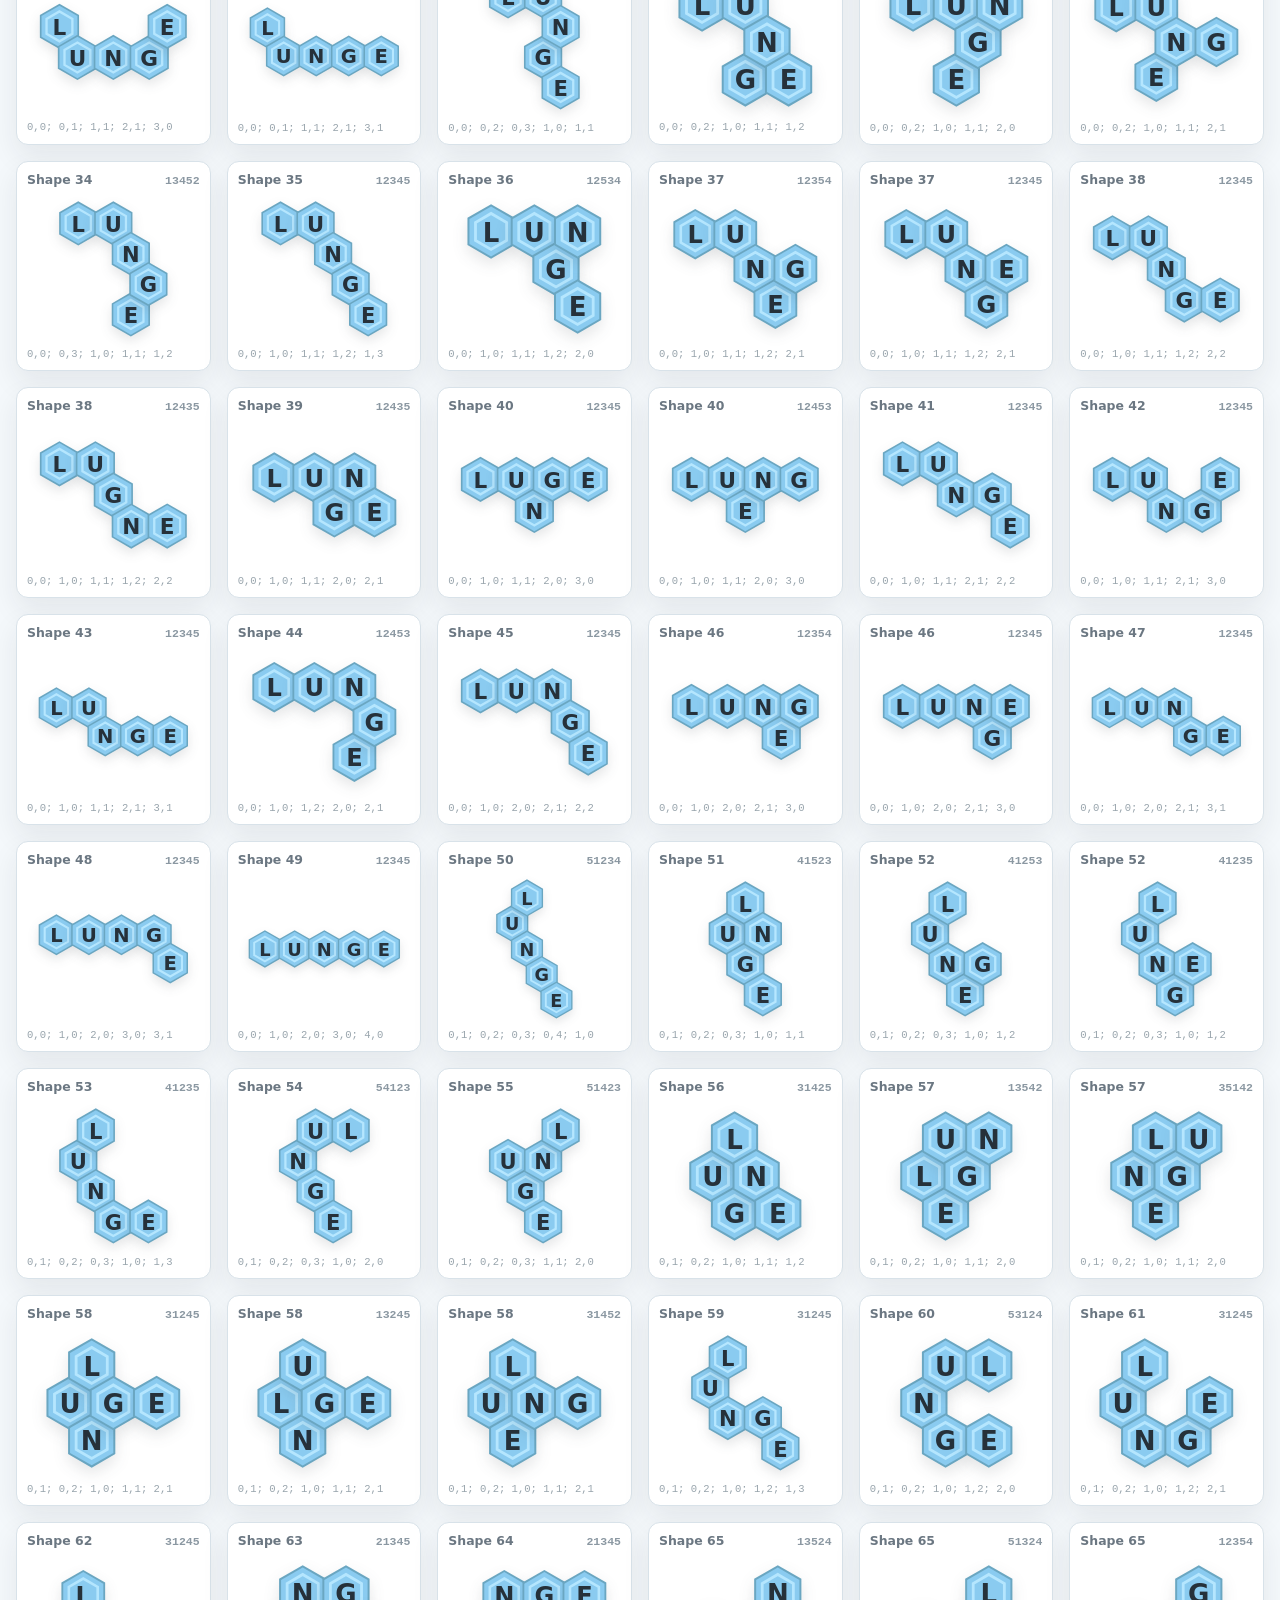
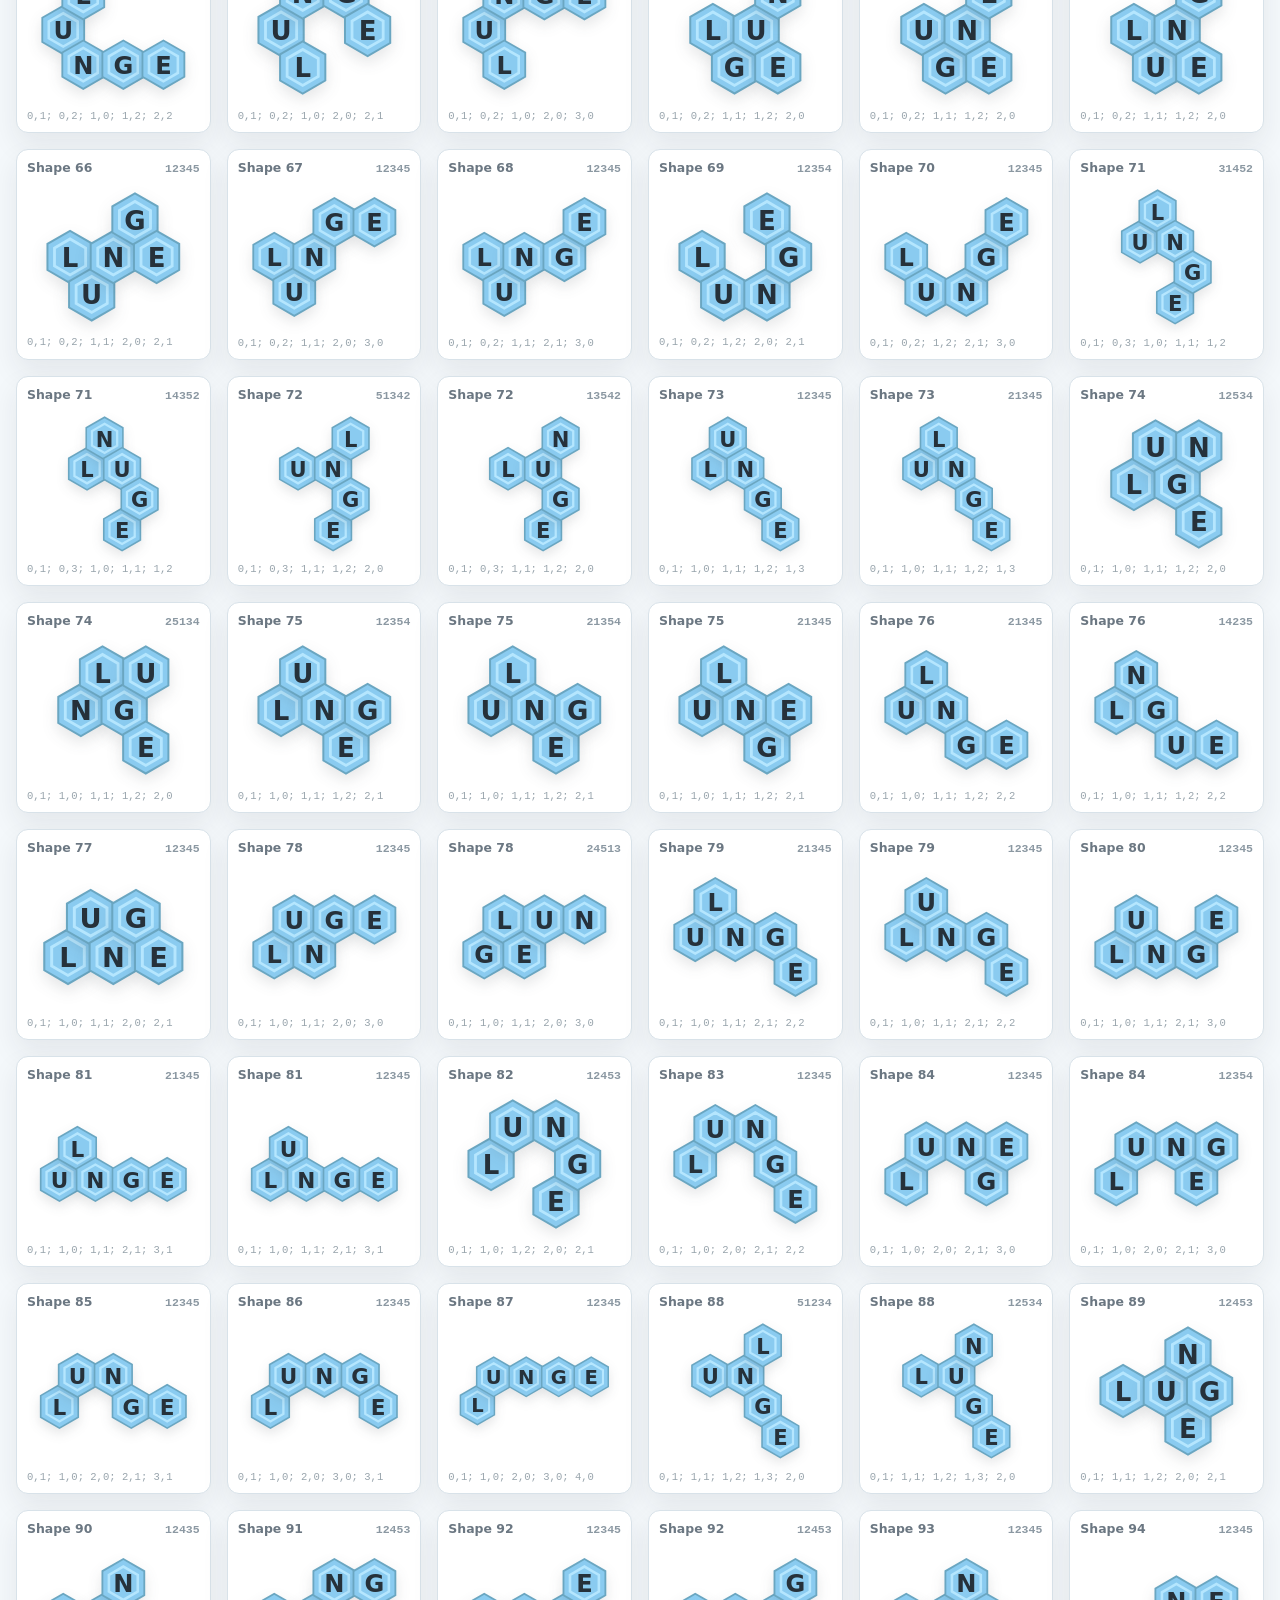
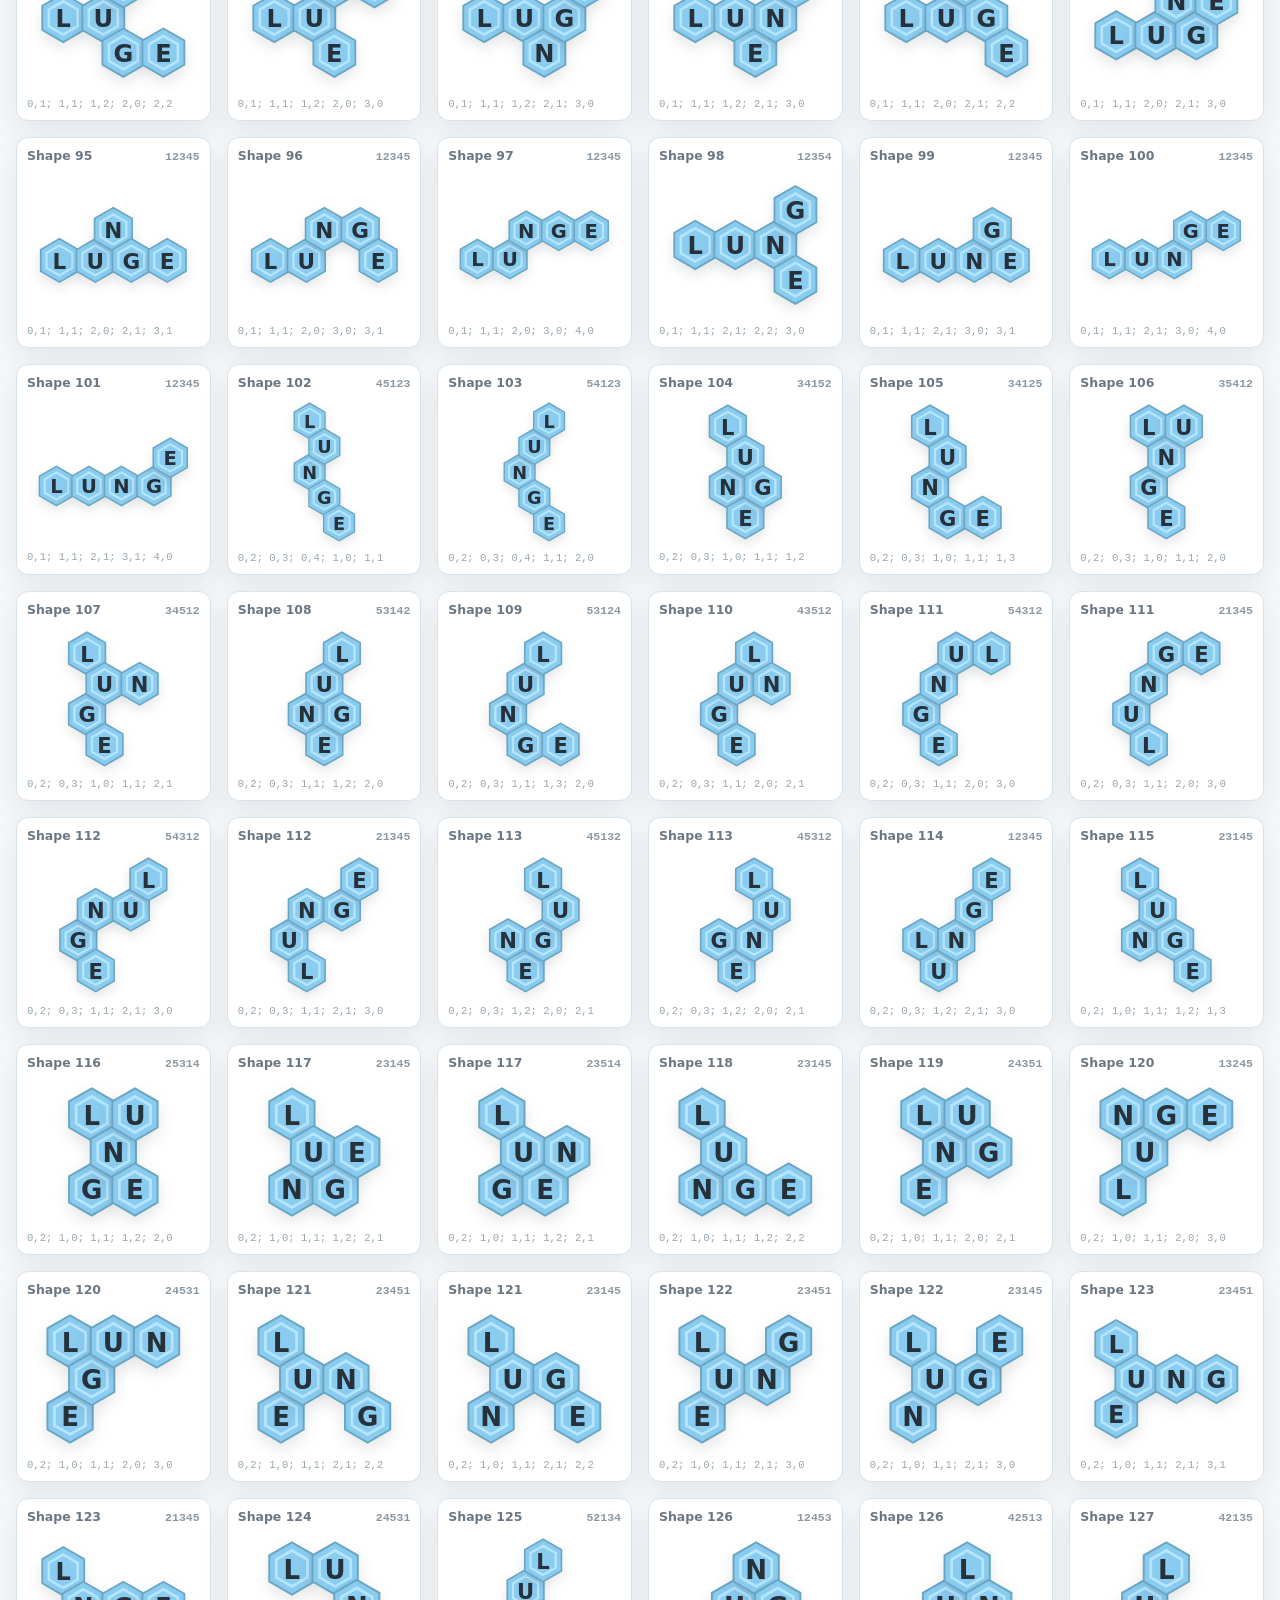
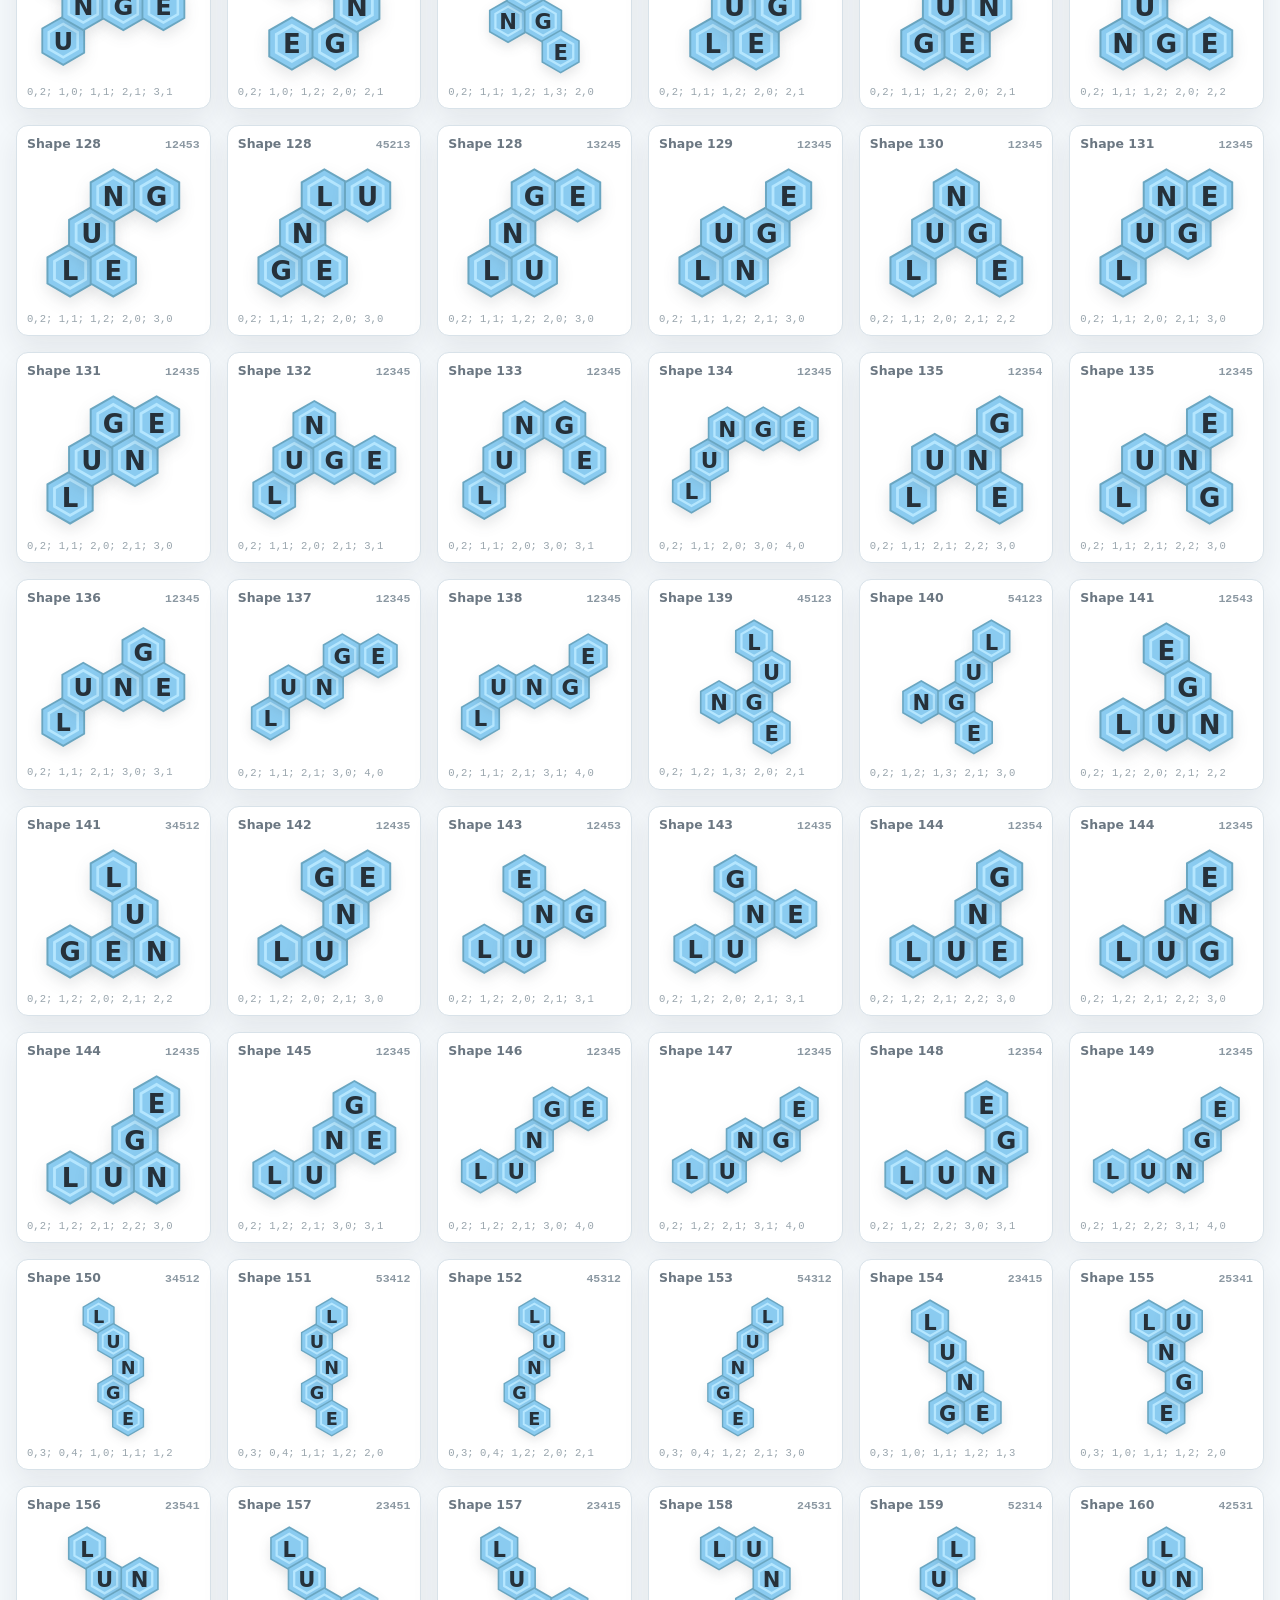
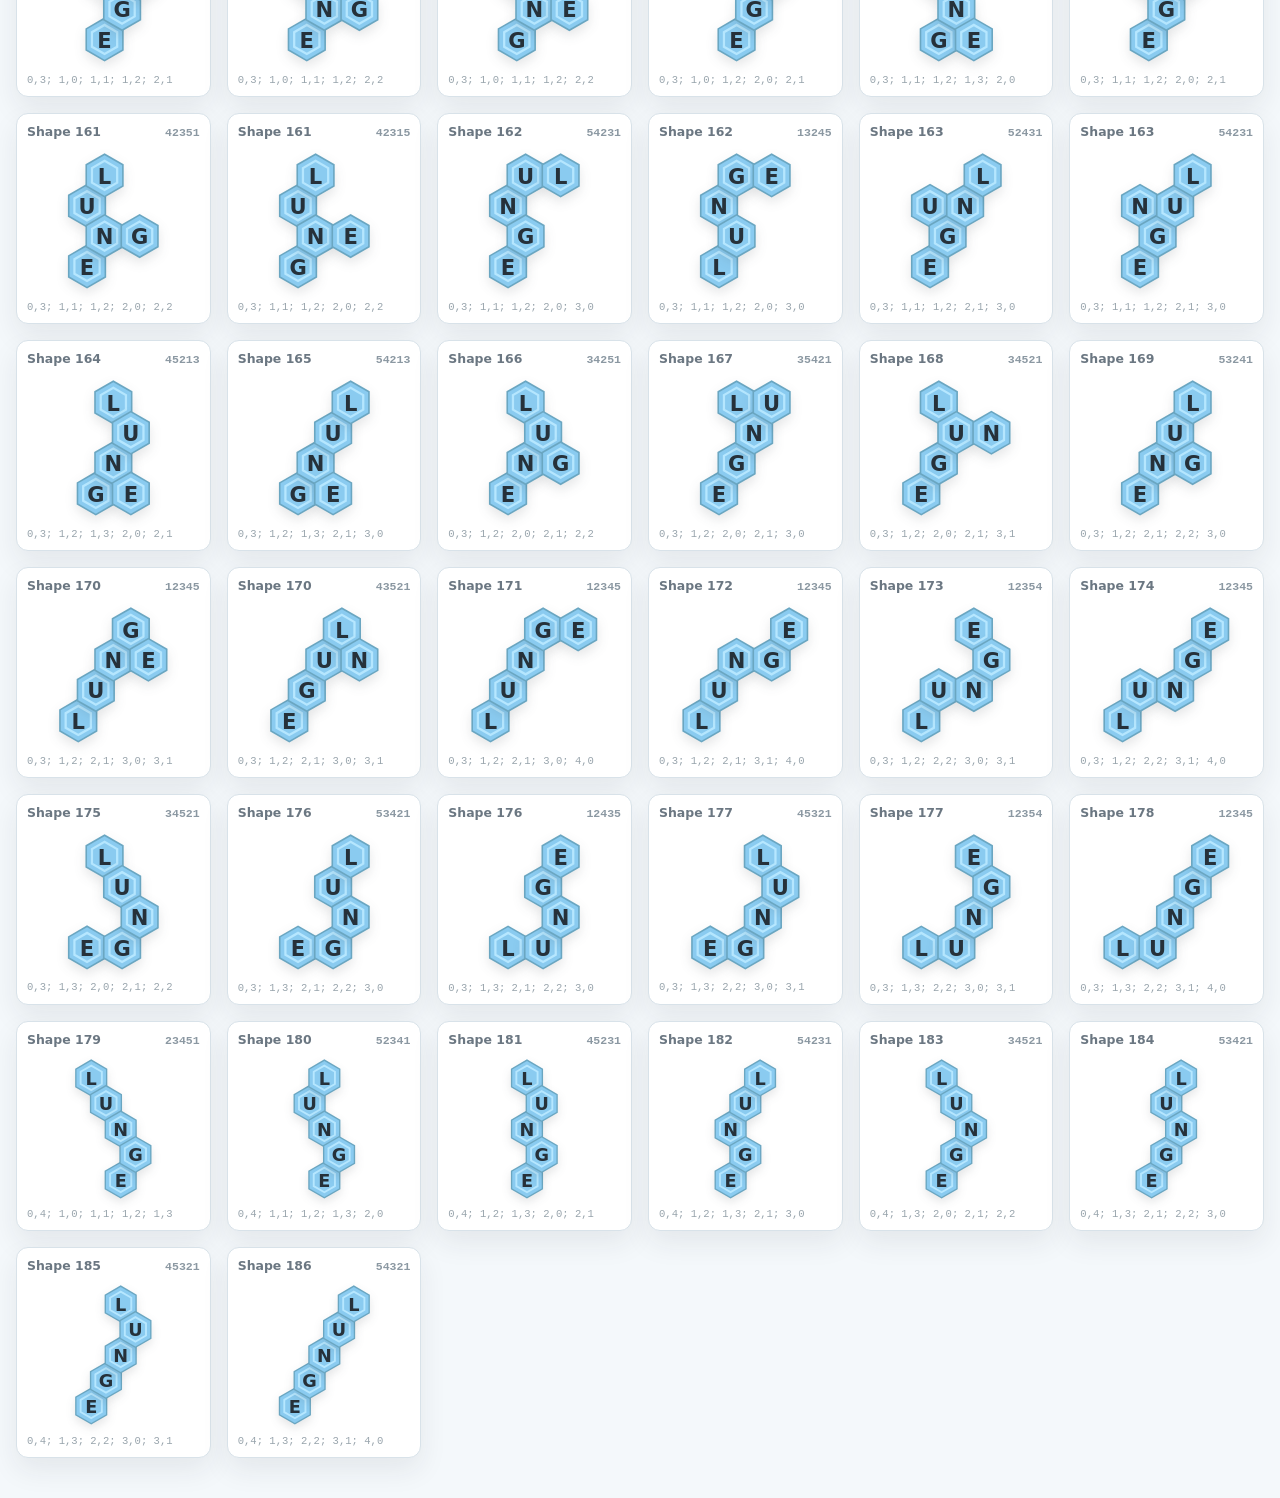
<file: docs/penthex-lunge-review.html>
<!doctype html>
<html lang="en">
<head>
  <meta charset="utf-8">
  <meta name="viewport" content="width=device-width, initial-scale=1">
  <title>Penthex LUNGE Review</title>
  <style>
    :root {
      --page: #f4f8fb;
      --card: #ffffff;
      --ink: #26313a;
      --muted: #6b7782;
      --line: #d8e2e9;
      --tile: #8acbf0;
      --tile-edge: #6aa6c1;
      --tile-inner: #b8e8ff;
    }

    * {
      box-sizing: border-box;
    }

    body {
      margin: 0;
      min-height: 100vh;
      background: var(--page);
      color: var(--ink);
      font-family: ui-sans-serif, system-ui, -apple-system, BlinkMacSystemFont, "Segoe UI", sans-serif;
    }

    main {
      width: min(1360px, calc(100vw - 32px));
      margin: 0 auto;
      padding: 28px 0 42px;
    }

    header {
      margin-bottom: 22px;
    }

    h1 {
      margin: 0;
      font-size: clamp(1.65rem, 3vw, 2.6rem);
      letter-spacing: 0;
    }

    .note {
      max-width: 900px;
      margin: 8px 0 0;
      color: var(--muted);
      font-size: 1rem;
      line-height: 1.45;
    }

    .version-note {
      margin-top: 6px;
      color: #94a1aa;
      font-size: 0.82rem;
      font-weight: 700;
    }

    .gallery {
      display: grid;
      grid-template-columns: repeat(auto-fill, minmax(185px, 1fr));
      gap: 16px;
    }

    .shape-card {
      border: 1px solid var(--line);
      border-radius: 12px;
      background: var(--card);
      box-shadow: 0 12px 28px rgba(34, 44, 52, 0.08);
      padding: 10px;
    }

    .shape-title {
      display: flex;
      justify-content: space-between;
      align-items: baseline;
      gap: 8px;
      margin-bottom: 2px;
      color: var(--muted);
      font-size: 0.78rem;
      font-weight: 800;
    }

    .shape-order,
    .coords {
      font-family: ui-monospace, SFMono-Regular, Menlo, Consolas, monospace;
    }

    .shape-order {
      font-size: 0.72rem;
      color: #8b98a2;
    }

    svg {
      display: block;
      width: 100%;
      aspect-ratio: 1.08;
      overflow: visible;
    }

    .hex {
      fill: var(--tile);
      stroke: var(--tile-edge);
      stroke-width: 3.8;
      paint-order: stroke fill;
      filter: drop-shadow(0 6px 7px rgba(38, 49, 58, 0.12));
    }

    .inner {
      fill: none;
      stroke: var(--tile-inner);
      stroke-width: 2.7;
      opacity: 0.95;
      pointer-events: none;
    }

    .letter {
      fill: var(--ink);
      font-size: 25px;
      font-weight: 850;
      text-anchor: middle;
      dominant-baseline: central;
      pointer-events: none;
    }

    .coords {
      overflow: hidden;
      text-overflow: ellipsis;
      white-space: nowrap;
      color: #99a5ad;
      font-size: 0.66rem;
    }
  </style>
</head>
<body>
  <main>
    <header>
      <h1>Penthex LUNGE Review</h1>
      <p class="note">
        Each card shows one fixed penthex orientation filled with LUNGE according
        to one allowed generation order from <code>../data/penthex-generation-orders.json</code>.
        Shapes with multiple allowed orders appear once per order.
      </p>
      <div class="version-note" id="versionNote">Loading...</div>
    </header>

    <section class="gallery" id="gallery"></section>
  </main>

  <script>
    const HEX_SIZE = 24;
    const WORD = "LUNGE";
    const OUTER_POINTS = hexPoints(HEX_SIZE).map(([x, y]) => `${x},${y}`).join(" ");
    const INNER_POINTS = hexPoints(HEX_SIZE * 0.72).map(([x, y]) => `${x},${y}`).join(" ");

    render();

    async function render() {
      const [shapesText, orders] = await Promise.all([
        fetchText("../data/penthex-shapes.txt"),
        fetchJson("../data/penthex-generation-orders.json"),
      ]);
      const shapes = shapesText.trim().split(/\n+/).map(parseShape);
      const gallery = document.querySelector("#gallery");
      let cardCount = 0;

      gallery.textContent = "";
      shapes.forEach((shape, index) => {
        const shapeIndex = String(index + 1);
        const shapeOrders = orders[shapeIndex] || [];

        shapeOrders.forEach((order) => {
          gallery.append(makeCard(shape, index + 1, order));
          cardCount += 1;
        });
      });

      document.querySelector("#versionNote").textContent =
        `Review build 2026-06-06 · ${shapes.length} shapes · ${cardCount} order cards`;
    }

    async function fetchText(url) {
      const response = await fetch(url);
      if (!response.ok) {
        throw new Error(`Could not load ${url}`);
      }
      return response.text();
    }

    async function fetchJson(url) {
      const response = await fetch(url);
      if (!response.ok) {
        throw new Error(`Could not load ${url}`);
      }
      return response.json();
    }

    function makeCard(shape, shapeNumber, order) {
      const card = document.createElement("article");
      const title = document.createElement("div");
      const svg = document.createElementNS("http://www.w3.org/2000/svg", "svg");
      const coords = document.createElement("div");
      const lettersByCell = lettersForOrder(order);

      card.className = "shape-card";
      title.className = "shape-title";
      title.innerHTML = `<span>Shape ${shapeNumber}</span><span class="shape-order">${order}</span>`;
      svg.setAttribute("viewBox", boundsFor(shape, HEX_SIZE).join(" "));
      svg.setAttribute("role", "img");
      svg.setAttribute("aria-label", `Penthex shape ${shapeNumber}, order ${order}`);

      shape.forEach(([q, r], cellIndex) => {
        const [x, y] = axialToPixel(q, r, HEX_SIZE);
        const outer = document.createElementNS("http://www.w3.org/2000/svg", "polygon");
        const inner = document.createElementNS("http://www.w3.org/2000/svg", "polygon");
        const letter = document.createElementNS("http://www.w3.org/2000/svg", "text");

        outer.setAttribute("class", "hex");
        outer.setAttribute("points", OUTER_POINTS);
        outer.setAttribute("transform", `translate(${x} ${y})`);
        inner.setAttribute("class", "inner");
        inner.setAttribute("points", INNER_POINTS);
        inner.setAttribute("transform", `translate(${x} ${y})`);
        letter.setAttribute("class", "letter");
        letter.setAttribute("x", x);
        letter.setAttribute("y", y + 1);
        letter.textContent = lettersByCell[cellIndex] || "";
        svg.append(outer, inner, letter);
      });

      coords.className = "coords";
      coords.textContent = shape.map(([q, r]) => `${q},${r}`).join("; ");
      card.append(title, svg, coords);
      return card;
    }

    function lettersForOrder(order) {
      const letters = [];

      [...order].forEach((rawIndex, letterIndex) => {
        letters[Number(rawIndex) - 1] = WORD[letterIndex];
      });

      return letters;
    }

    function parseShape(line) {
      return line.split(";").map((part) => part.split(",").map(Number));
    }

    function axialToPixel(q, r, size) {
      return [
        size * Math.sqrt(3) * (q + r / 2),
        size * 1.5 * r,
      ];
    }

    function hexPoints(size) {
      const points = [];

      for (let i = 0; i < 6; i += 1) {
        const angle = Math.PI / 180 * (60 * i - 30);
        points.push([Math.cos(angle) * size, Math.sin(angle) * size]);
      }

      return points;
    }

    function boundsFor(shape, size) {
      const points = shape.flatMap(([q, r]) => {
        const [x, y] = axialToPixel(q, r, size);
        return hexPoints(size).map(([px, py]) => [x + px, y + py]);
      });
      const xs = points.map(([x]) => x);
      const ys = points.map(([, y]) => y);
      const pad = size * 0.7;
      const minX = Math.min(...xs) - pad;
      const minY = Math.min(...ys) - pad;
      const maxX = Math.max(...xs) + pad;
      const maxY = Math.max(...ys) + pad;

      return [minX, minY, maxX - minX, maxY - minY];
    }
  </script>
</body>
</html>
</file>
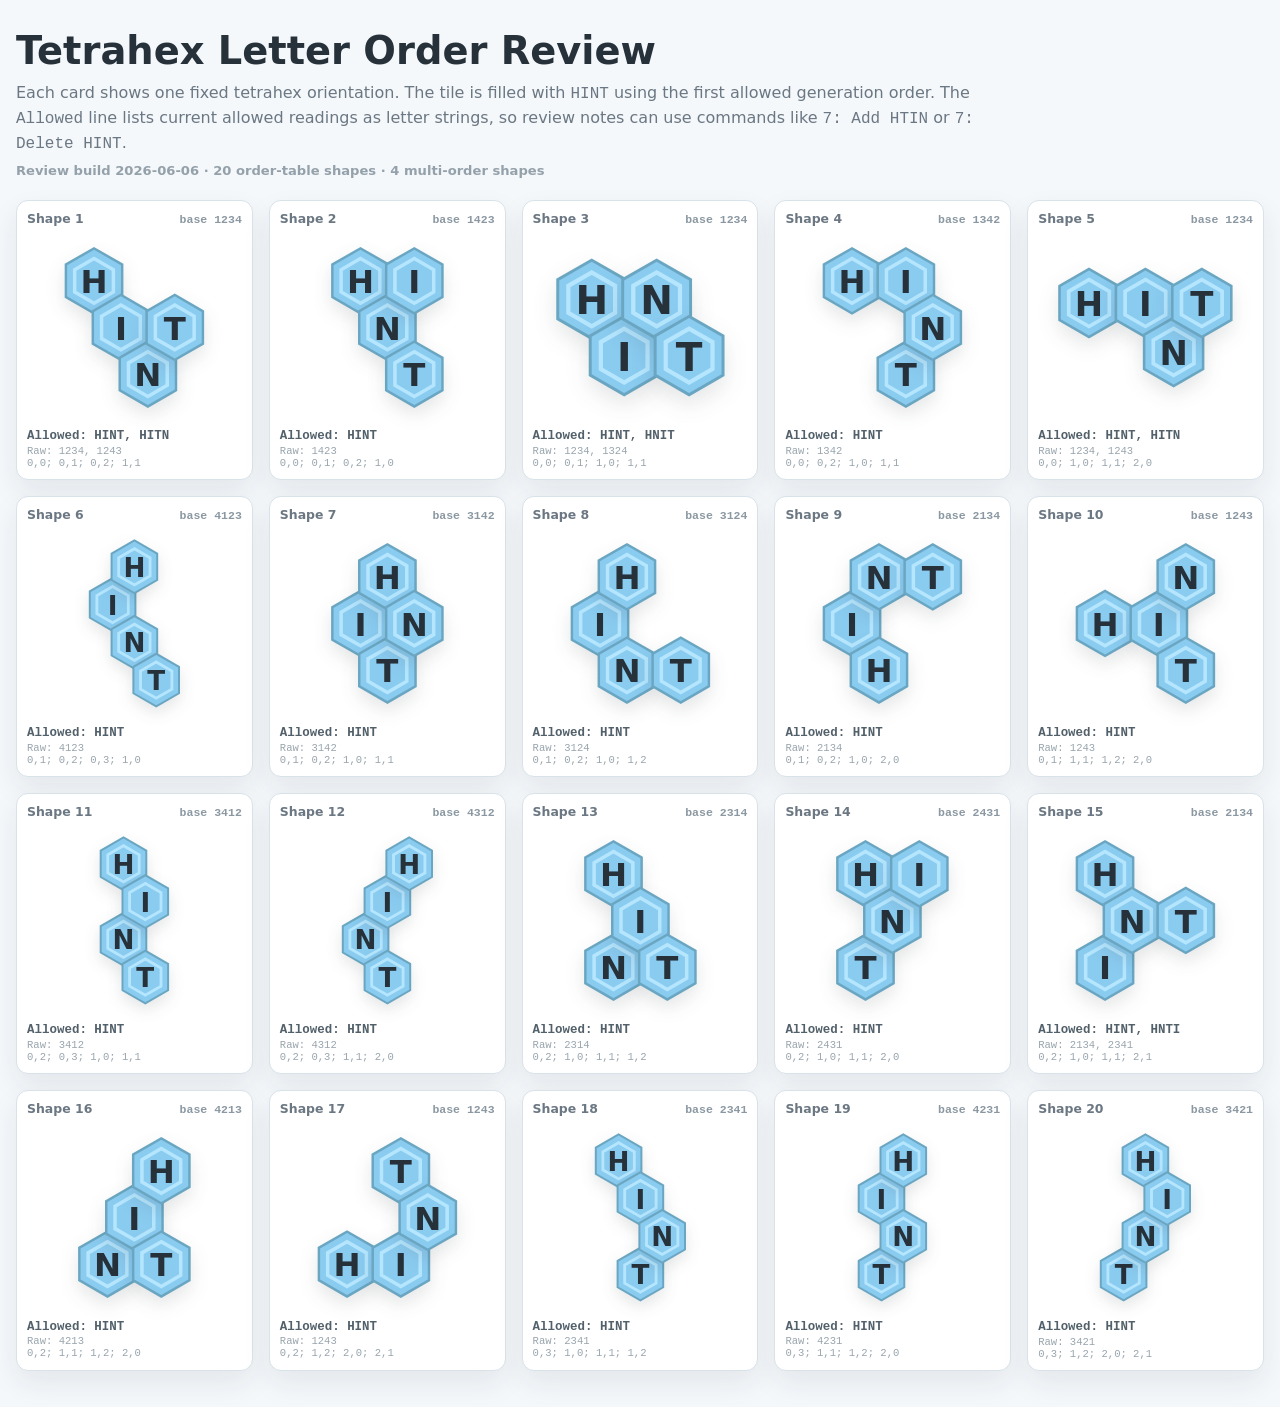
<file: docs/tetrahex-letter-order-review.html>
<!doctype html>
<html lang="en">
<head>
  <meta charset="utf-8">
  <meta name="viewport" content="width=device-width, initial-scale=1">
  <title>Tetrahex Letter Order Review</title>
  <style>
    :root {
      --page: #f4f8fb;
      --card: #ffffff;
      --ink: #26313a;
      --muted: #6b7782;
      --line: #d8e2e9;
      --tile: #8acbf0;
      --tile-edge: #6aa6c1;
      --tile-inner: #b8e8ff;
    }

    * {
      box-sizing: border-box;
    }

    body {
      margin: 0;
      min-height: 100vh;
      background: var(--page);
      color: var(--ink);
      font-family: ui-sans-serif, system-ui, -apple-system, BlinkMacSystemFont, "Segoe UI", sans-serif;
    }

    main {
      width: min(1360px, calc(100vw - 32px));
      margin: 0 auto;
      padding: 28px 0 42px;
    }

    header {
      margin-bottom: 22px;
    }

    h1 {
      margin: 0;
      font-size: clamp(1.65rem, 3vw, 2.6rem);
      letter-spacing: 0;
    }

    code {
      font-family: ui-monospace, SFMono-Regular, Menlo, Consolas, monospace;
    }

    .note {
      max-width: 980px;
      margin: 8px 0 0;
      color: var(--muted);
      font-size: 1rem;
      line-height: 1.45;
    }

    .version-note {
      margin-top: 6px;
      color: #94a1aa;
      font-size: 0.82rem;
      font-weight: 700;
    }

    .gallery {
      display: grid;
      grid-template-columns: repeat(auto-fill, minmax(205px, 1fr));
      gap: 16px;
    }

    .shape-card {
      border: 1px solid var(--line);
      border-radius: 12px;
      background: var(--card);
      box-shadow: 0 12px 28px rgba(34, 44, 52, 0.08);
      padding: 10px;
    }

    .shape-title {
      display: flex;
      justify-content: space-between;
      align-items: baseline;
      gap: 8px;
      margin-bottom: 2px;
      color: var(--muted);
      font-size: 0.78rem;
      font-weight: 800;
    }

    .primary-order,
    .allowed,
    .raw-orders,
    .coords {
      font-family: ui-monospace, SFMono-Regular, Menlo, Consolas, monospace;
    }

    .primary-order {
      font-size: 0.72rem;
      color: #8b98a2;
    }

    svg {
      display: block;
      width: 100%;
      aspect-ratio: 1.08;
      overflow: visible;
    }

    .hex {
      fill: var(--tile);
      stroke: var(--tile-edge);
      stroke-width: 3.8;
      paint-order: stroke fill;
      filter: drop-shadow(0 6px 7px rgba(38, 49, 58, 0.12));
    }

    .inner {
      fill: none;
      stroke: var(--tile-inner);
      stroke-width: 2.7;
      opacity: 0.95;
      pointer-events: none;
    }

    .letter {
      fill: var(--ink);
      font-size: 25px;
      font-weight: 850;
      text-anchor: middle;
      dominant-baseline: central;
      pointer-events: none;
    }

    .allowed {
      margin-top: 2px;
      color: #52606a;
      font-size: 0.78rem;
      font-weight: 800;
      line-height: 1.35;
    }

    .raw-orders,
    .coords {
      overflow: hidden;
      text-overflow: ellipsis;
      white-space: nowrap;
      color: #99a5ad;
      font-size: 0.66rem;
    }
  </style>
</head>
<body>
  <main>
    <header>
      <h1>Tetrahex Letter Order Review</h1>
      <p class="note">
        Each card shows one fixed tetrahex orientation. The tile is filled with
        <code>HINT</code> using the first allowed generation order. The
        <code>Allowed</code> line lists current allowed readings as letter
        strings, so review notes can use commands like <code>7: Add HTIN</code>
        or <code>7: Delete HINT</code>.
      </p>
      <div class="version-note" id="versionNote">Loading...</div>
    </header>

    <section class="gallery" id="gallery"></section>
  </main>

  <script>
    const HEX_SIZE = 24;
    const WORD = "HINT";
    const OUTER_POINTS = hexPoints(HEX_SIZE).map(([x, y]) => `${x},${y}`).join(" ");
    const INNER_POINTS = hexPoints(HEX_SIZE * 0.72).map(([x, y]) => `${x},${y}`).join(" ");

    render();

    async function render() {
      const ordersByCoords = await fetchJson("../data/tetrahex-generation-orders.json");
      const entries = Object.entries(ordersByCoords).map(([shapeKey, coordOrders], index) => ({
        shape: parseShape(shapeKey),
        shapeNumber: index + 1,
        orders: ordersForShapeKey(shapeKey, coordOrders),
      }));
      const gallery = document.querySelector("#gallery");
      let multiOrderCount = 0;

      gallery.textContent = "";
      entries.forEach(({ shape, shapeNumber, orders }) => {
        if (orders.length > 1) {
          multiOrderCount += 1;
        }

        gallery.append(makeCard(shape, shapeNumber, orders));
      });

      document.querySelector("#versionNote").textContent =
        `Review build 2026-06-06 · ${entries.length} order-table shapes · ${multiOrderCount} multi-order shapes`;
    }

    async function fetchText(url) {
      const response = await fetch(url);
      if (!response.ok) {
        throw new Error(`Could not load ${url}`);
      }
      return response.text();
    }

    async function fetchJson(url) {
      const response = await fetch(url);
      if (!response.ok) {
        throw new Error(`Could not load ${url}`);
      }
      return response.json();
    }

    function ordersForShapeKey(shapeKey, coordOrders) {
      const coordStrings = shapeKey.split(";");

      return coordOrders.map((coordOrder) => coordOrder
        .map((coord) => String(coordStrings.indexOf(coord) + 1))
        .join(""));
    }

    function makeCard(shape, shapeNumber, orders) {
      const card = document.createElement("article");
      const title = document.createElement("div");
      const svg = document.createElementNS("http://www.w3.org/2000/svg", "svg");
      const allowed = document.createElement("div");
      const rawOrders = document.createElement("div");
      const coords = document.createElement("div");
      const primaryOrder = orders[0] || "1234";
      const lettersByCell = lettersForOrder(primaryOrder);
      const allowedReadings = orders.map((order) => readingForOrder(order, lettersByCell));

      card.className = "shape-card";
      title.className = "shape-title";
      title.innerHTML = `<span>Shape ${shapeNumber}</span><span class="primary-order">base ${primaryOrder}</span>`;
      svg.setAttribute("viewBox", boundsFor(shape, HEX_SIZE).join(" "));
      svg.setAttribute("role", "img");
      svg.setAttribute("aria-label", `Tetrahex shape ${shapeNumber}, allowed readings ${allowedReadings.join(", ")}`);

      shape.forEach(([q, r], cellIndex) => {
        const [x, y] = axialToPixel(q, r, HEX_SIZE);
        const outer = document.createElementNS("http://www.w3.org/2000/svg", "polygon");
        const inner = document.createElementNS("http://www.w3.org/2000/svg", "polygon");
        const letter = document.createElementNS("http://www.w3.org/2000/svg", "text");

        outer.setAttribute("class", "hex");
        outer.setAttribute("points", OUTER_POINTS);
        outer.setAttribute("transform", `translate(${x} ${y})`);
        inner.setAttribute("class", "inner");
        inner.setAttribute("points", INNER_POINTS);
        inner.setAttribute("transform", `translate(${x} ${y})`);
        letter.setAttribute("class", "letter");
        letter.setAttribute("x", x);
        letter.setAttribute("y", y + 1);
        letter.textContent = lettersByCell[cellIndex] || "";
        svg.append(outer, inner, letter);
      });

      allowed.className = "allowed";
      allowed.textContent = `Allowed: ${allowedReadings.join(", ")}`;
      rawOrders.className = "raw-orders";
      rawOrders.textContent = `Raw: ${orders.join(", ")}`;
      coords.className = "coords";
      coords.textContent = shape.map(([q, r]) => `${q},${r}`).join("; ");
      card.append(title, svg, allowed, rawOrders, coords);
      return card;
    }

    function lettersForOrder(order) {
      const letters = [];

      [...order].forEach((rawIndex, letterIndex) => {
        letters[Number(rawIndex) - 1] = WORD[letterIndex];
      });

      return letters;
    }

    function readingForOrder(order, lettersByCell) {
      return [...order].map((rawIndex) => lettersByCell[Number(rawIndex) - 1]).join("");
    }

    function parseShape(line) {
      return line.split(";").map((part) => part.split(",").map(Number));
    }

    function axialToPixel(q, r, size) {
      return [
        size * Math.sqrt(3) * (q + r / 2),
        size * 1.5 * r,
      ];
    }

    function hexPoints(size) {
      const points = [];

      for (let i = 0; i < 6; i += 1) {
        const angle = Math.PI / 180 * (60 * i - 30);
        points.push([Math.cos(angle) * size, Math.sin(angle) * size]);
      }

      return points;
    }

    function boundsFor(shape, size) {
      const points = shape.flatMap(([q, r]) => {
        const [x, y] = axialToPixel(q, r, size);
        return hexPoints(size).map(([px, py]) => [x + px, y + py]);
      });
      const xs = points.map(([x]) => x);
      const ys = points.map(([, y]) => y);
      const pad = size * 0.7;
      const minX = Math.min(...xs) - pad;
      const minY = Math.min(...ys) - pad;
      const maxX = Math.max(...xs) + pad;
      const maxY = Math.max(...ys) + pad;

      return [minX, minY, maxX - minX, maxY - minY];
    }
  </script>
</body>
</html>
</file>
<file: styles.css>
:root {
  color-scheme: light;
  --bg: #edf2f5;
  --ink: #29343d;
  --muted: #71808a;
  --tile: #fbfdff;
  --tile-border: #d7e0e6;
  --selected: #f3df83;
  --selected-border: #b38b1c;
  --invalid: #f0b6ba;
  --invalid-border: #c96d76;
  --locked-a: #8ccbed;
  --locked-b: #efc46b;
  --locked-c: #7ed0b5;
  --locked-d: #d7a0c5;
  --locked-e: #b7c88c;
  --locked-f: #aeb7e8;
  --locked-g: #e7a783;
  --locked-h: #77b7c5;
  --locked-i: #d0b47d;
  --surface: #f8fbfd;
  --button: #ffffff;
  --button-hover: #e8f0f5;
  --line-selected: #e8f0f5;
  --shadow: 0 18px 55px rgba(45, 62, 76, 0.11);
}

* {
  box-sizing: border-box;
}

body {
  margin: 0;
  min-height: 100vh;
  background:
    radial-gradient(circle at top left, rgba(255, 255, 255, 0.82), transparent 32rem),
    var(--bg);
  color: var(--ink);
  font-family: Inter, ui-sans-serif, system-ui, -apple-system, BlinkMacSystemFont, "Segoe UI", sans-serif;
}

button {
  font: inherit;
  -webkit-tap-highlight-color: transparent;
}

.app {
  min-height: 100vh;
  display: grid;
  place-items: center;
  padding: clamp(10px, 3vw, 24px);
}

.play-area {
  position: relative;
  width: min(100%, 600px);
  padding: clamp(12px, 3vw, 22px) clamp(12px, 3vw, 22px) clamp(16px, 3vw, 24px);
  border: 1px solid rgba(215, 224, 230, 0.82);
  border-radius: 28px;
  background: rgba(251, 253, 255, 0.72);
  box-shadow: var(--shadow);
  backdrop-filter: blur(10px);
}

.corner-button {
  position: absolute;
  bottom: 14px;
  display: grid;
  place-items: center;
  width: 34px;
  height: 34px;
  border: 1px solid var(--tile-border);
  border-radius: 50%;
  background: rgba(251, 253, 255, 0.82);
  color: var(--muted);
  cursor: pointer;
  font-size: 1.35rem;
  font-weight: 760;
  line-height: 1;
  box-shadow: 0 6px 14px rgba(45, 62, 76, 0.06);
}

.corner-button:hover {
  background: var(--button-hover);
  color: var(--ink);
}

.corner-button:focus,
.corner-button:active,
.info-button:focus,
.info-button:active {
  outline: none;
}

.corner-button:focus-visible,
.info-button:focus-visible {
  box-shadow:
    0 0 0 3px rgba(113, 128, 138, 0.18),
    0 6px 14px rgba(45, 62, 76, 0.06);
}

.restart-button {
  left: 14px;
}

.new-button {
  right: 14px;
}

.info-button {
  position: absolute;
  top: 14px;
  right: 14px;
  z-index: 5;
  display: grid;
  place-items: center;
  width: 34px;
  height: 34px;
  border: 1px solid var(--tile-border);
  border-radius: 50%;
  background: rgba(251, 253, 255, 0.82);
  color: var(--muted);
  cursor: pointer;
  font-size: 1rem;
  font-weight: 820;
  line-height: 1;
  box-shadow: 0 6px 14px rgba(45, 62, 76, 0.06);
}

.info-button:hover,
.info-button[aria-expanded="true"] {
  background: var(--button-hover);
  color: var(--ink);
}

.custom-button {
  right: auto;
  left: 14px;
  font-size: 1.05rem;
}

.info-panel,
.custom-panel {
  position: absolute;
  top: 52px;
  z-index: 6;
  width: min(330px, calc(100% - 28px));
  padding: 14px 16px;
  border: 1px solid var(--tile-border);
  border-radius: 18px;
  background: rgba(251, 253, 255, 0.98);
  color: var(--ink);
  box-shadow: 0 18px 42px rgba(45, 62, 76, 0.16);
}

.info-panel {
  right: 14px;
}

.custom-panel {
  left: 14px;
}

.info-panel h2,
.custom-panel h2 {
  margin: 0 0 8px;
  font-size: 1rem;
  letter-spacing: 0;
}

.custom-panel-note {
  margin: -2px 0 10px;
  color: var(--muted);
  font-size: 0.84rem;
  line-height: 1.32;
}

.info-panel ul {
  margin: 0;
  padding-left: 1.1rem;
  color: var(--muted);
  font-size: 0.88rem;
  line-height: 1.42;
}

.info-panel li + li {
  margin-top: 5px;
}

.info-panel a {
  color: var(--ink);
  font-weight: 720;
}

.custom-word-grid {
  display: grid;
  grid-template-columns: repeat(2, minmax(0, 1fr));
  gap: 8px;
}

.custom-panel label {
  display: grid;
  gap: 4px;
  color: var(--muted);
  font-size: 0.74rem;
  font-weight: 760;
}

.custom-word-input {
  width: 100%;
  border: 1px solid var(--tile-border);
  border-radius: 10px;
  background: var(--tile);
  color: var(--ink);
  font: inherit;
  font-size: 1.05rem;
  font-weight: 760;
  letter-spacing: 0.04em;
  padding: 7px 8px;
  text-transform: uppercase;
}

.custom-word-input:focus {
  outline: none;
  border-color: rgba(113, 128, 138, 0.65);
}

.custom-word-input.is-invalid {
  border-color: var(--invalid-border);
  background: #fff3f5;
  box-shadow: 0 0 0 2px rgba(184, 74, 87, 0.1);
}

.custom-build-button {
  margin-top: 10px;
  width: 100%;
  border: 1px solid var(--tile-border);
  border-radius: 12px;
  background: var(--button);
  color: var(--ink);
  cursor: pointer;
  font: inherit;
  font-weight: 760;
  padding: 8px 10px;
}

.custom-build-button:hover {
  background: var(--button-hover);
}

.custom-build-button:focus,
.custom-build-button:active {
  outline: none;
}

.custom-build-button:focus-visible {
  box-shadow: 0 0 0 3px rgba(113, 128, 138, 0.18);
}

.custom-anyway-button {
  display: block;
  margin: 7px auto 0;
  border: 0;
  background: transparent;
  color: var(--muted);
  cursor: pointer;
  font: inherit;
  font-size: 0.78rem;
  font-weight: 720;
  text-decoration: underline;
  text-underline-offset: 3px;
}

.custom-anyway-button[hidden] {
  display: none;
}

.custom-anyway-button:hover {
  color: var(--ink);
}

.custom-anyway-button:focus,
.custom-anyway-button:active {
  outline: none;
}

.custom-anyway-button:focus-visible {
  box-shadow: 0 0 0 3px rgba(113, 128, 138, 0.16);
}

.custom-message {
  display: block;
  min-height: 1.2em;
  margin-top: 8px;
  color: var(--muted);
  font-size: 0.82rem;
  line-height: 1.3;
}

.title-block {
  margin-bottom: 10px;
  text-align: center;
}

h1 {
  margin: 0;
  font-size: clamp(2.4rem, 8vw, 4.2rem);
  line-height: 0.9;
  letter-spacing: 0;
}

.status {
  min-height: 1.2em;
  margin: 8px 0 0;
  color: var(--muted);
  font-size: 0.92rem;
}

.board {
  display: block;
  width: 100%;
  height: auto;
  margin: 0 auto;
  overflow: visible;
  touch-action: none;
}

.hex-cell {
  cursor: pointer;
  filter: drop-shadow(0 9px 22px rgba(45, 62, 76, 0.08));
  outline: none;
  -webkit-tap-highlight-color: transparent;
}

.hex-cell:focus,
.hex-cell:active {
  outline: none;
}

.hex-face {
  fill: var(--tile);
  stroke: var(--tile-border);
  stroke-width: 4;
  stroke-linejoin: round;
  transition:
    fill 140ms ease,
    stroke 140ms ease,
    transform 140ms ease;
}

.hex-cell.is-hole {
  cursor: default;
  filter: none;
  pointer-events: none;
}

.hex-cell.is-hole .hex-face {
  fill: transparent;
  stroke: var(--tile-border);
  stroke-width: 4;
}

.hex-highlight {
  fill: transparent;
  stroke: rgba(255, 255, 255, 0.42);
  stroke-width: 3;
  stroke-linejoin: round;
  pointer-events: none;
}

.hex-cell:not(.is-hole):hover .hex-face {
  transform: translateY(-2px);
}

.hex-cell.is-selected .hex-face {
  fill: var(--selected);
  stroke: var(--selected-border);
}

.hex-cell.is-invalid .hex-face {
  fill: var(--invalid);
  stroke: var(--invalid-border);
}

.hex-cell.is-locked {
  cursor: default;
}

.hex-cell.is-active-group {
  filter: drop-shadow(0 12px 26px rgba(45, 62, 76, 0.16));
}

.hex-cell.is-delete-anchor {
  cursor: pointer;
}

.hex-cell.is-locked .hex-face {
  fill: var(--lock-color);
  stroke: rgba(0, 0, 0, 0.22);
}

.hex-cell.is-active-group .hex-face {
  stroke: rgba(41, 52, 61, 0.58);
}

.delete-badge {
  pointer-events: none;
}

.delete-badge-face {
  fill: color-mix(in srgb, var(--lock-color) 42%, white);
  stroke: rgba(41, 52, 61, 0.42);
  stroke-width: 2;
  filter: drop-shadow(0 4px 9px rgba(45, 62, 76, 0.18));
}

.delete-badge-cross {
  fill: var(--ink);
  font-size: 20px;
  font-weight: 760;
  pointer-events: none;
  text-anchor: middle;
  dominant-baseline: central;
  user-select: none;
}

.hex-letter {
  fill: var(--ink);
  font-size: 30px;
  font-weight: 680;
  pointer-events: none;
  text-anchor: middle;
  dominant-baseline: central;
  user-select: none;
}

.selection-panel {
  min-height: 70px;
  margin-top: 4px;
}

.selection-lines {
  display: flex;
  flex-wrap: wrap;
  justify-content: center;
  gap: 8px;
}

.selection-row {
  display: inline-flex;
  align-items: center;
  gap: 4px;
  min-height: 38px;
  padding: 5px 7px;
  border: 1px solid transparent;
  border-radius: 16px;
  background: transparent;
  color: inherit;
}

.selection-row.is-current {
  border-color: var(--tile-border);
  background: var(--line-selected);
}

.selection-row.is-invalid {
  border-color: var(--invalid-border);
  background: var(--invalid);
}

.selection-row.is-complete {
  border-color: rgba(0, 0, 0, 0.14);
  background: var(--lock-color);
  cursor: pointer;
  box-shadow: 0 5px 12px rgba(45, 62, 76, 0.07);
}

.selection-row.is-active {
  border-color: rgba(41, 52, 61, 0.5);
  box-shadow: 0 8px 18px rgba(45, 62, 76, 0.13);
}

.selection-lines.has-fourth-row .selection-row:nth-child(4) {
  margin-inline: 50%;
}

.mini-tile {
  display: grid;
  place-items: center;
  width: 28px;
  height: 28px;
  border: 1px solid var(--tile-border);
  border-radius: 8px;
  background: var(--tile);
  color: var(--ink);
  font-size: 1rem;
  font-weight: 700;
  line-height: 1;
}

.selection-row.is-complete .mini-tile {
  border-color: rgba(0, 0, 0, 0.2);
  background: transparent;
}

@media (max-width: 520px) {
  .play-area {
    border-radius: 22px;
  }

  .title-block {
    margin-bottom: 4px;
  }

  h1 {
    font-size: clamp(2rem, 12vw, 3.1rem);
  }

  .status {
    margin-top: 5px;
    font-size: 0.86rem;
  }

  .selection-panel {
    min-height: 58px;
  }
}
</file>
